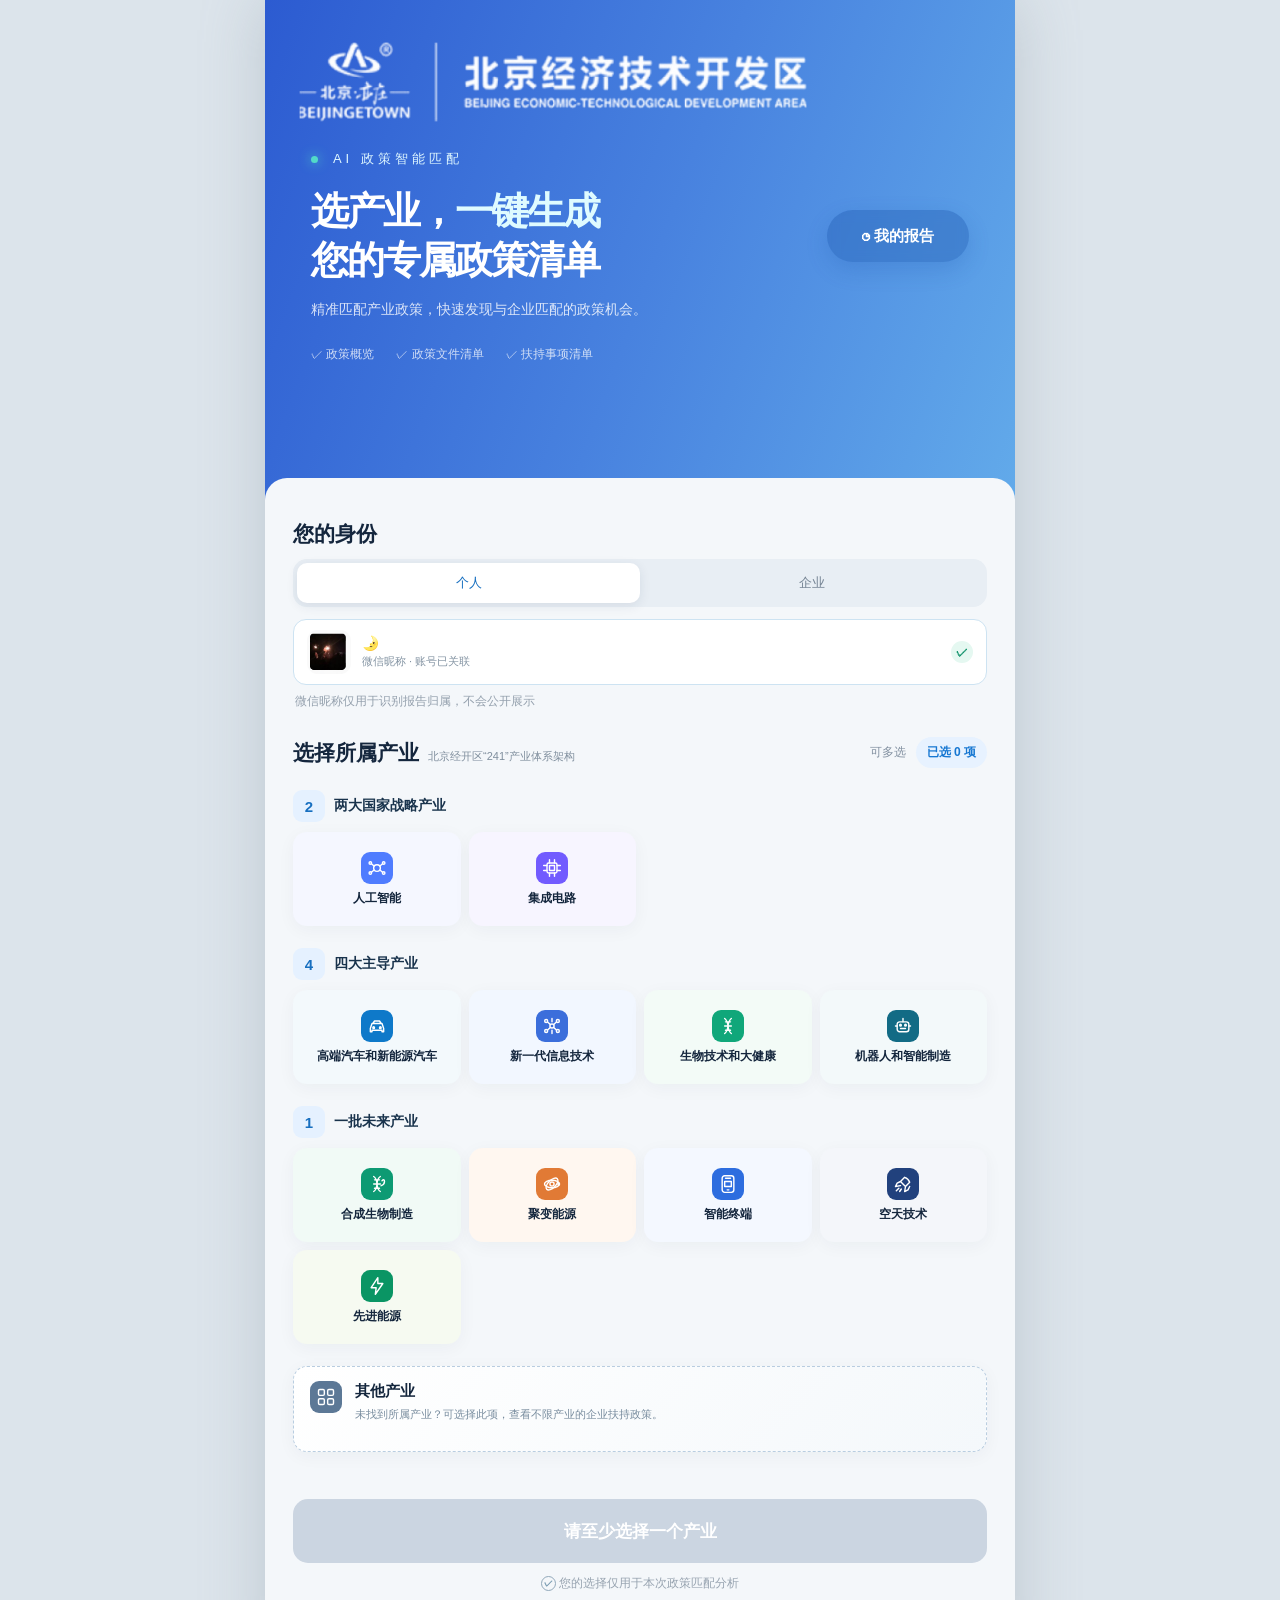
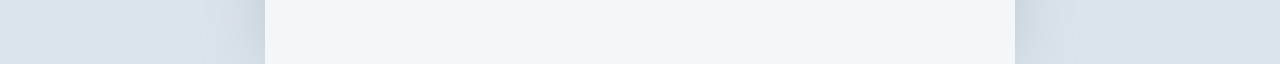
<file: index.html>
<!doctype html>
<html lang="zh-CN">
<head>
  <meta charset="UTF-8" />
  <meta name="viewport" content="width=device-width, initial-scale=1, viewport-fit=cover" />
  <title>政策智配 · 企业政策服务</title>
  <link rel="stylesheet" href="./styles.css?v=20260810" />
  <link rel="stylesheet" href="./overrides.css?v=20260923-other-industry-v21" />
  <link rel="stylesheet" href="./inline-generation.css?v=20260818-move-progress-copy" />
  <link rel="stylesheet" href="./reports-status.css?v=20260810" />
  <link rel="stylesheet" href="./long-report.css?v=20260901-download-formats" />
</head>
<body>
  <main class="phone" id="app">
    <section id="home" class="screen active">
      <header class="hero">
        <nav><img class="gov-brand-image" src="./assets/brand/beijing-etown-lockup.png" alt="北京经济技术开发区 · 北京亦庄"></nav>
        <div class="orb"></div>
        <div class="hero-copy">
          <div class="eyebrow"><i></i> AI 政策智能匹配</div>
          <div class="hero-title-row"><h1>选产业，<em>一键生成</em><br>您的专属政策清单</h1><button class="nav-link report-entry" id="myReports">◷ 我的报告</button></div>
          <p>精准匹配产业政策，快速发现与企业匹配的政策机会。</p>
          <div class="trust"><span>✓ 政策概览</span><span>✓ 政策文件清单</span><span>✓ 扶持事项清单</span></div>
        </div>
      </header>
      <div class="content" id="homeContent">
        <div id="industrySelect">
          <div class="identity-section">
            <label>您的身份</label>
            <div class="identity-switch" role="tablist" aria-label="选择您的身份"><button class="active" data-subject="personal" role="tab">个人</button><button data-subject="enterprise" role="tab">企业</button></div>
            <div class="identity-panel" id="personalIdentity">
              <div class="wechat-account is-hidden" id="wechatAccount"><img class="wechat-avatar-image" src="./assets/wechat-avatar.png?v=20260817" alt="微信头像" /><div><b id="wechatNickname">🌛</b><small>微信昵称 · 账号已关联</small></div><i>✓</i></div>
              <button class="wechat-authorize" id="authorizeWechat">重新获取微信信息</button>
              <p>微信昵称仅用于识别报告归属，不会公开展示</p>
            </div>
            <div class="identity-panel is-hidden" id="enterpriseIdentity">
              <div class="enterprise-search" id="enterpriseSearchWrap"><span>⌕</span><input id="enterpriseSearch" maxlength="40" placeholder="输入企业名称" autocomplete="off" /><i class="enterprise-selected-mark">✓</i></div>
              <div class="enterprise-results is-hidden" id="enterpriseResults"></div>
            </div>
          </div>
          <div class="section-title"><div class="industry-heading"><span>选择所属产业</span><small class="industry-system-desc">北京经开区“241”产业体系架构</small></div><div class="selection-meta"><em>可多选</em><b id="count">已选 0 项</b></div></div>
          <div class="industries" id="industries"></div>
          <button class="generate" id="generate" disabled>请至少选择一个产业</button>
          <p class="privacy"><span class="privacy-shield">✓</span> 您的选择仅用于本次政策匹配分析</p>
        </div>
        <div class="inline-generating" id="inlineGenerating">
          <button class="inline-back" id="cancelGeneration">‹ 返回</button>
          <div class="loader"><div class="orbit-ring outer"><i></i><i></i></div><div class="orbit-ring inner"></div><div class="loader-core">AI</div><div class="scan"></div></div>
          <h2 id="inlineTitle">正在为您生成<br>专属政策清单…</h2>
          <p id="inlineSub"></p>
          <div class="selected-tags" id="selectedTags"></div>
          <div class="progress-card"><div class="progress-label"><span id="progressText">报告生成预计需要 1 分钟，您可先退出，稍后前往「我的报告」查看生成结果。</span><b id="percent">8%</b></div><div class="track"><i id="progress"></i></div></div>
          <button class="view-generated" id="viewGenerated">查看政策清单 →</button>
        </div>
      </div>
    </section>

    <section id="reports" class="screen reports-screen">
      <nav class="light-nav"><button id="reportsBack">‹</button><b>我的政策报告</b><span id="reportCount">0 份</span></nav>
      <div class="reports-intro"><small>POLICY ARCHIVE</small><h2>企业政策资产库</h2><p>您生成的专属政策清单与分析报告</p></div>
      <div class="history-list" id="historyList"></div>
      <div class="empty-history" id="emptyHistory"><div>政</div><h3>还没有政策报告</h3><p>选择企业所属产业，生成第一份专属政策清单</p><button id="emptyCreate">立即生成</button></div>
      <button class="new-report" id="newReport">＋ 新建报告</button>
    </section>

    <section id="detail" class="screen detail-screen">
      <nav class="long-report-nav"><button id="backHome">‹</button><div><b id="longReportTitle">政策清单</b><small>HTML 报告 · 上下滑动查看</small></div><button id="download">下载</button></nav>
      <div class="long-report-wrap" id="longReportWrap">
        <div class="report-html-loading" id="reportHtmlLoading"><span></span><b>正在加载 HTML 报告…</b></div>
        <iframe id="longReportFrame" class="report-html-frame" title="政策清单 HTML 报告" src="./long.html?v=20260923-platforms-grid-v20"></iframe>
      </div>
    </section>
  </main>
  <div class="download-sheet" id="downloadSheet" aria-hidden="true">
    <button class="download-sheet-backdrop" id="downloadBackdrop" aria-label="关闭下载选项"></button>
    <section class="download-sheet-panel" role="dialog" aria-modal="true" aria-labelledby="downloadSheetTitle">
      <div class="download-sheet-handle"></div>
      <h3 id="downloadSheetTitle">选择下载格式</h3>
      <p>下载文件将根据当前 HTML 报告实时生成，较长报告可能需要 1–2 分钟</p>
      <button class="download-option" data-download-format="image"><span class="download-option-icon">▧</span><span><b>下载长图</b><small>将 HTML 报告生成 PNG 图片</small></span><i>›</i></button>
      <button class="download-option" data-download-format="pdf"><span class="download-option-icon pdf">PDF</span><span><b>下载 PDF</b><small>按 34 个逻辑页面转换，事项卡片不跨页</small></span><i>›</i></button>
      <button class="download-cancel" id="cancelDownload">取消</button>
    </section>
  </div>
  <div class="export-status" id="exportStatus" aria-hidden="true">
    <div class="export-status-card"><span class="export-spinner"></span><b id="exportStatusTitle">正在生成文件…</b><small id="exportStatusDetail">正在准备 HTML 报告</small></div>
  </div>
  <script src="./vendor/html2canvas.min.js?v=1.4.1"></script>
  <script src="./vendor/jspdf.umd.min.js?v=4.2.1"></script>
  <script src="./report-export.js?v=20260915-trim-bottom-v7"></script>
  <script src="./app.js?v=20260923-platforms-grid-v23"></script>
</body>
</html>
</file>
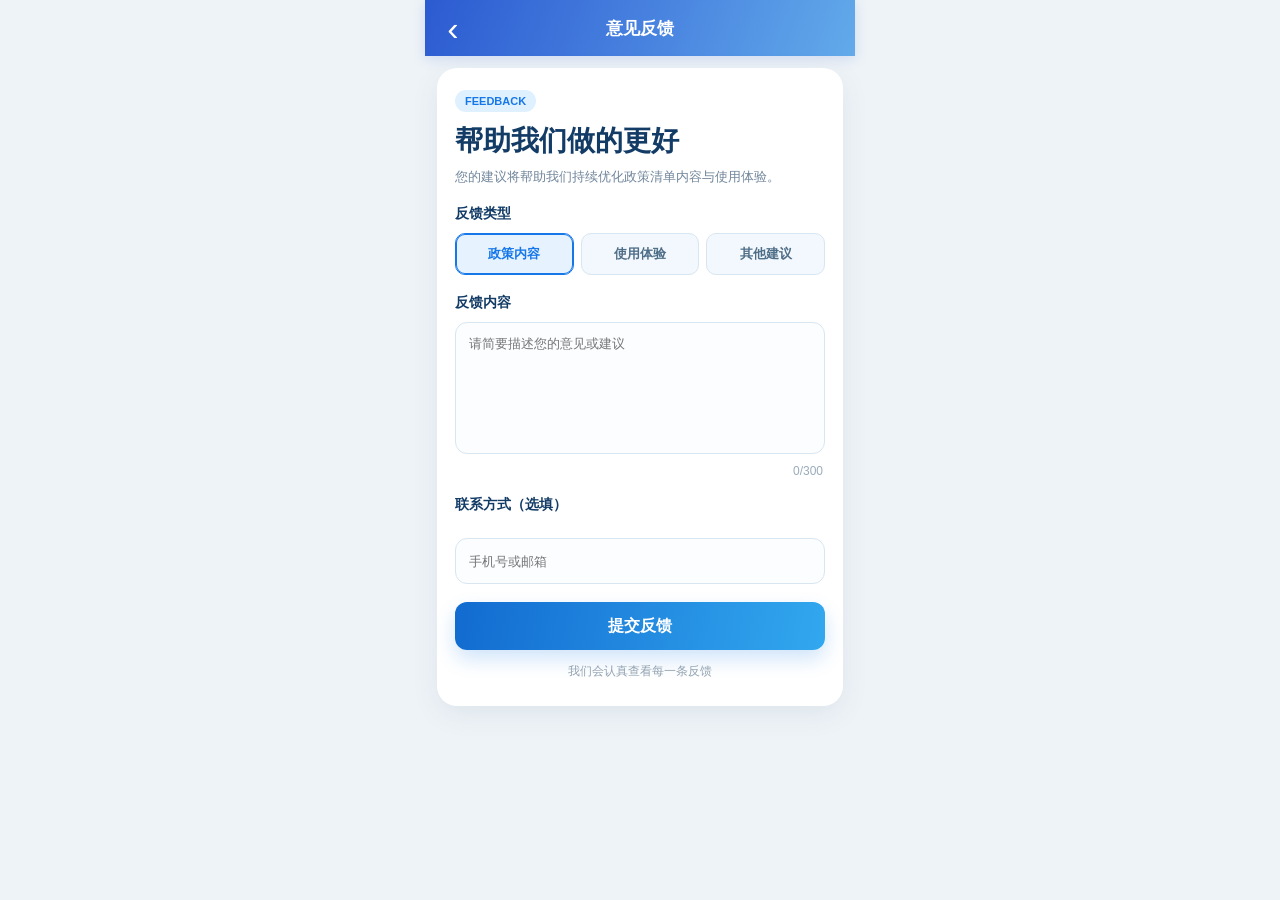
<file: feedback.html>
<!doctype html>
<html lang="zh-CN">
<head>
  <meta charset="utf-8">
  <meta name="viewport" content="width=device-width,initial-scale=1,viewport-fit=cover">
  <title>意见反馈 · 政策清单</title>
  <style>
    :root{--blue:#1677e8;--navy:#123b66;--muted:#71869b;--line:#d8e6f1;--soft:#f2f8fd;--green:#15a77a}
    *{box-sizing:border-box}
    html{background:#eef3f7}
    body{margin:0;min-height:100vh;min-height:100dvh;background:#eef3f7;color:var(--navy);font-family:"PingFang SC","Microsoft YaHei",sans-serif;-webkit-text-size-adjust:100%}
    button,textarea,input{-webkit-tap-highlight-color:transparent}
    .topbar{width:min(100%,430px);height:calc(56px + env(safe-area-inset-top));margin:0 auto;padding-top:env(safe-area-inset-top);display:grid;grid-template-columns:48px 1fr 48px;align-items:center;background:linear-gradient(110deg,#2c5bd1 0%,#4882df 52%,#62aaea 100%);color:#fff;box-shadow:0 3px 12px rgba(44,91,209,.16)}
    .topbar h1{margin:0;text-align:center;color:#fff;font-size:17px;line-height:1;font-weight:800}
    .back{display:grid;place-items:center;width:44px;height:44px;margin-left:6px;border:0;background:transparent;color:#fff;font-size:34px;font-family:Arial,sans-serif;font-weight:300;line-height:1;cursor:pointer}
    .page{width:calc(100% - 24px);max-width:406px;min-height:calc(100vh - 70px);min-height:calc(100dvh - 70px);margin:12px auto 0;padding:22px 18px calc(26px + env(safe-area-inset-bottom));border-radius:20px 20px 0 0;background:#fff;box-shadow:0 8px 28px rgba(35,75,108,.08)}
    .intro{margin-bottom:18px}
    .intro span{display:inline-block;padding:5px 10px;border-radius:999px;background:#dff0ff;color:var(--blue);font-size:11px;font-weight:800}
    h1{margin:12px 0 8px;font-size:28px;line-height:1.2}
    .intro p{margin:0;color:var(--muted);font-size:13px;line-height:1.65}
    form,.success{padding:0;border:0;border-radius:0;background:#fff;box-shadow:none}
    label{display:block;margin:0 0 10px;font-size:14px;font-weight:800}
    .types{display:grid;grid-template-columns:repeat(3,minmax(0,1fr));gap:7px;margin-bottom:19px}
    .type{min-width:0;height:42px;padding:0 4px;border:1px solid var(--line);border-radius:10px;background:var(--soft);color:#4e6d87;font-size:13px;font-weight:700;white-space:nowrap;cursor:pointer}
    .type.active{border-color:var(--blue);background:#e7f2ff;color:var(--blue);box-shadow:inset 0 0 0 1px var(--blue)}
    textarea,input{width:100%;border:1px solid var(--line);border-radius:12px;background:#fbfdff;color:var(--navy);font:14px/1.65 inherit;outline:none}
    textarea{min-height:132px;padding:12px 13px;resize:none}
    input{height:46px;margin-top:14px;padding:0 13px}
    textarea:focus,input:focus{border-color:#68aaf0;box-shadow:0 0 0 3px rgba(22,119,232,.1)}
    .count{margin:6px 2px 18px;text-align:right;color:#9aabba;font-size:12px}
    .submit{width:100%;height:48px;margin-top:18px;border:0;border-radius:12px;background:linear-gradient(100deg,#126bd0,#32a8ef);color:#fff;font-size:16px;font-weight:800;cursor:pointer;box-shadow:0 9px 20px rgba(22,119,232,.2)}
    .note{margin:13px 0 0;text-align:center;color:#93a3b1;font-size:12px}
    .success{display:none;text-align:center;padding:42px 24px}
    .success.active{display:block}.success i{display:grid;place-items:center;width:58px;height:58px;margin:0 auto 16px;border-radius:50%;background:#e3f8f1;color:var(--green);font-size:28px;font-style:normal;font-weight:900}
    .success h2{margin:0 0 8px}.success p{margin:0;color:var(--muted);line-height:1.7}.success button{margin-top:22px;border:0;background:transparent;color:var(--blue);font-size:14px;font-weight:800;cursor:pointer}
    @media(min-width:600px){body{padding-bottom:32px}.page{min-height:auto;margin-top:12px;border-radius:20px}}
    @media(max-width:360px){.page{width:calc(100% - 16px);padding-left:14px;padding-right:14px}.type{font-size:12px}}
  </style>
</head>
<body>
  <header class="topbar">
    <button class="back" type="button" id="backButton" aria-label="返回">‹</button>
    <h1>意见反馈</h1>
    <span></span>
  </header>
  <main class="page">
    <section class="intro">
      <span>FEEDBACK</span>
      <h1>帮助我们做的更好</h1>
      <p>您的建议将帮助我们持续优化政策清单内容与使用体验。</p>
    </section>
    <form id="feedbackForm">
      <label>反馈类型</label>
      <div class="types" role="group" aria-label="反馈类型">
        <button class="type active" type="button" data-type="政策内容">政策内容</button>
        <button class="type" type="button" data-type="使用体验">使用体验</button>
        <button class="type" type="button" data-type="其他建议">其他建议</button>
      </div>
      <label for="content">反馈内容</label>
      <textarea id="content" maxlength="300" required placeholder="请简要描述您的意见或建议"></textarea>
      <div class="count"><span id="count">0</span>/300</div>
      <label for="contact">联系方式（选填）</label>
      <input id="contact" maxlength="60" placeholder="手机号或邮箱">
      <button class="submit" type="submit">提交反馈</button>
      <p class="note">我们会认真查看每一条反馈</p>
    </form>
    <section class="success" id="success" aria-live="polite">
      <i>✓</i><h2>感谢您的反馈</h2><p>您的意见已提交，我们会持续改进政策服务体验。</p>
      <button type="button" id="again">继续反馈</button>
    </section>
  </main>
  <script>
    const form=document.getElementById('feedbackForm');
    const content=document.getElementById('content');
    const count=document.getElementById('count');
    const success=document.getElementById('success');
    document.getElementById('backButton').addEventListener('click',()=>{if(history.length>1){history.back()}else{location.href='./'}});
    let type='政策内容';
    document.querySelectorAll('.type').forEach(button=>button.addEventListener('click',()=>{document.querySelectorAll('.type').forEach(item=>item.classList.remove('active'));button.classList.add('active');type=button.dataset.type}));
    content.addEventListener('input',()=>count.textContent=content.value.length);
    form.addEventListener('submit',event=>{event.preventDefault();const records=JSON.parse(localStorage.getItem('policyFeedback')||'[]');records.unshift({type,content:content.value.trim(),contact:document.getElementById('contact').value.trim(),createdAt:new Date().toISOString()});localStorage.setItem('policyFeedback',JSON.stringify(records.slice(0,50)));form.style.display='none';success.classList.add('active');scrollTo(0,0)});
    document.getElementById('again').addEventListener('click',()=>{form.reset();content.value='';count.textContent='0';success.classList.remove('active');form.style.display='block'});
  </script>
</body>
</html>
</file>
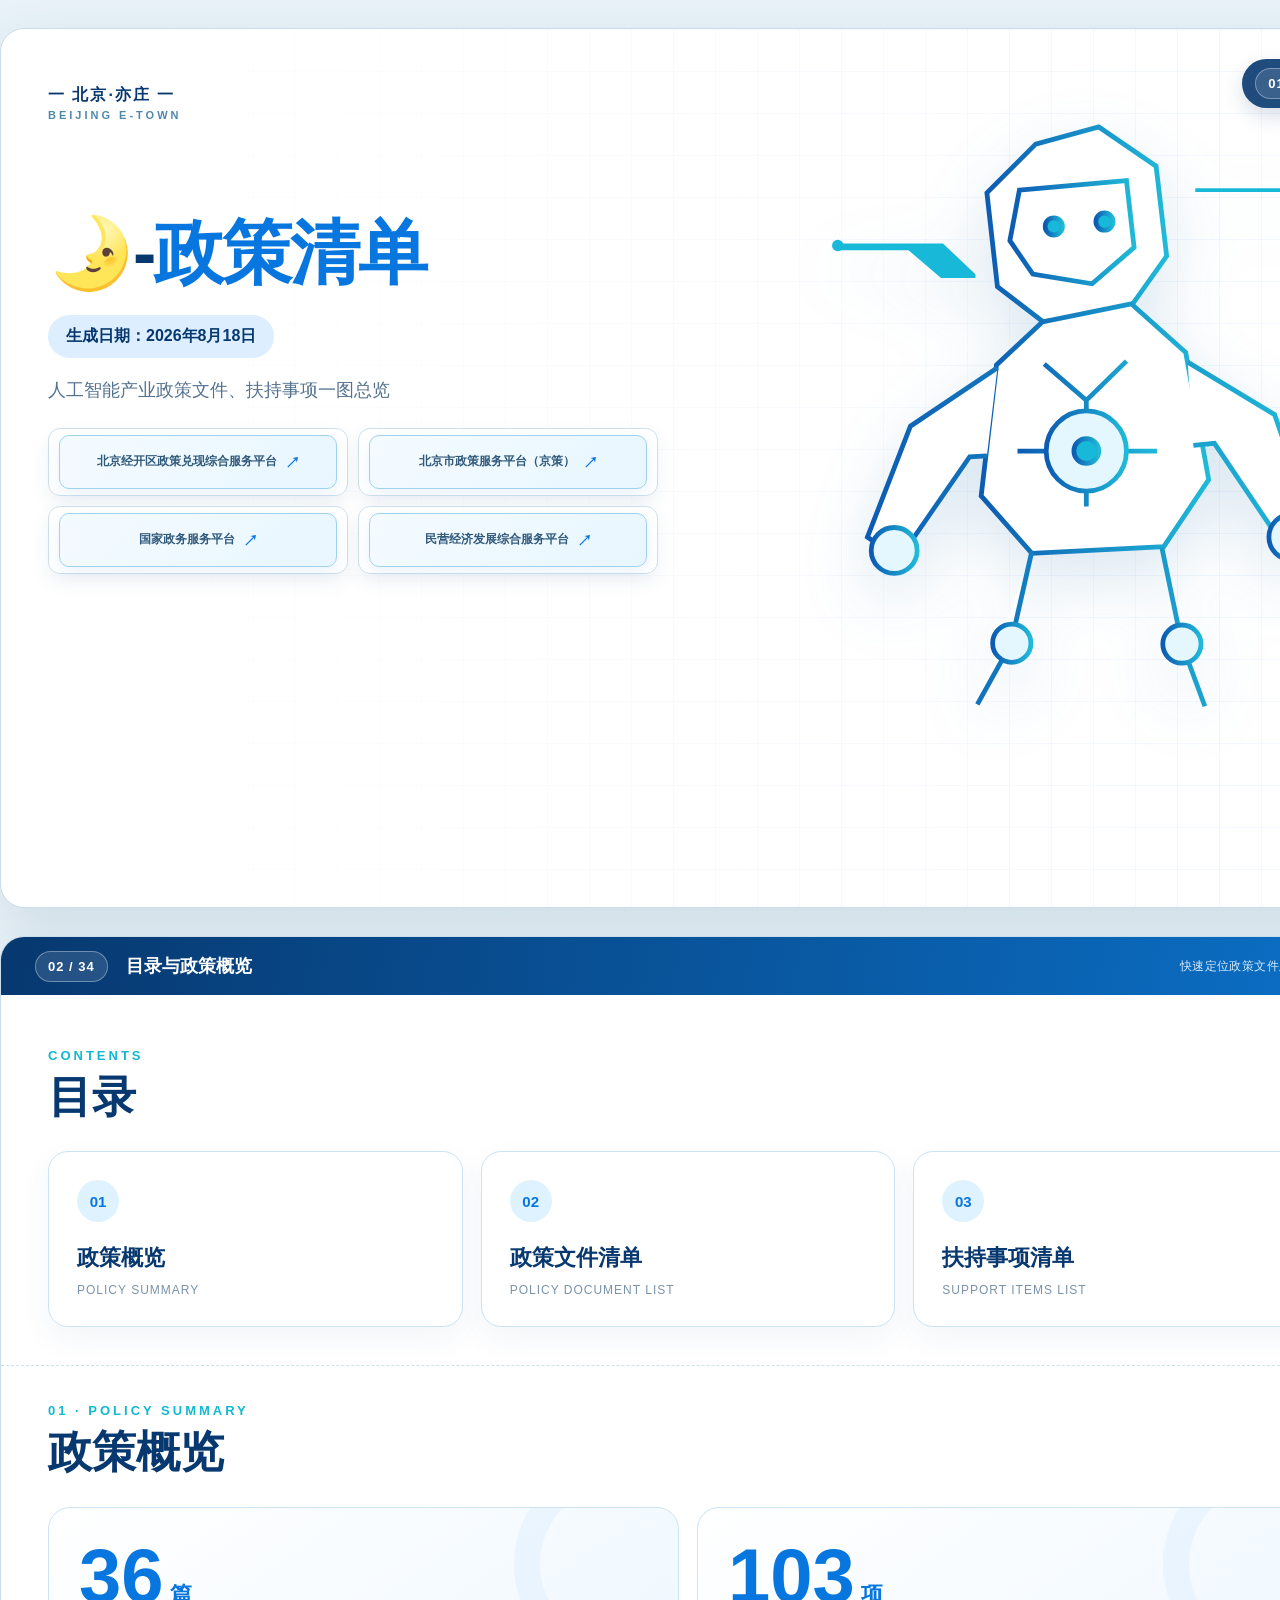
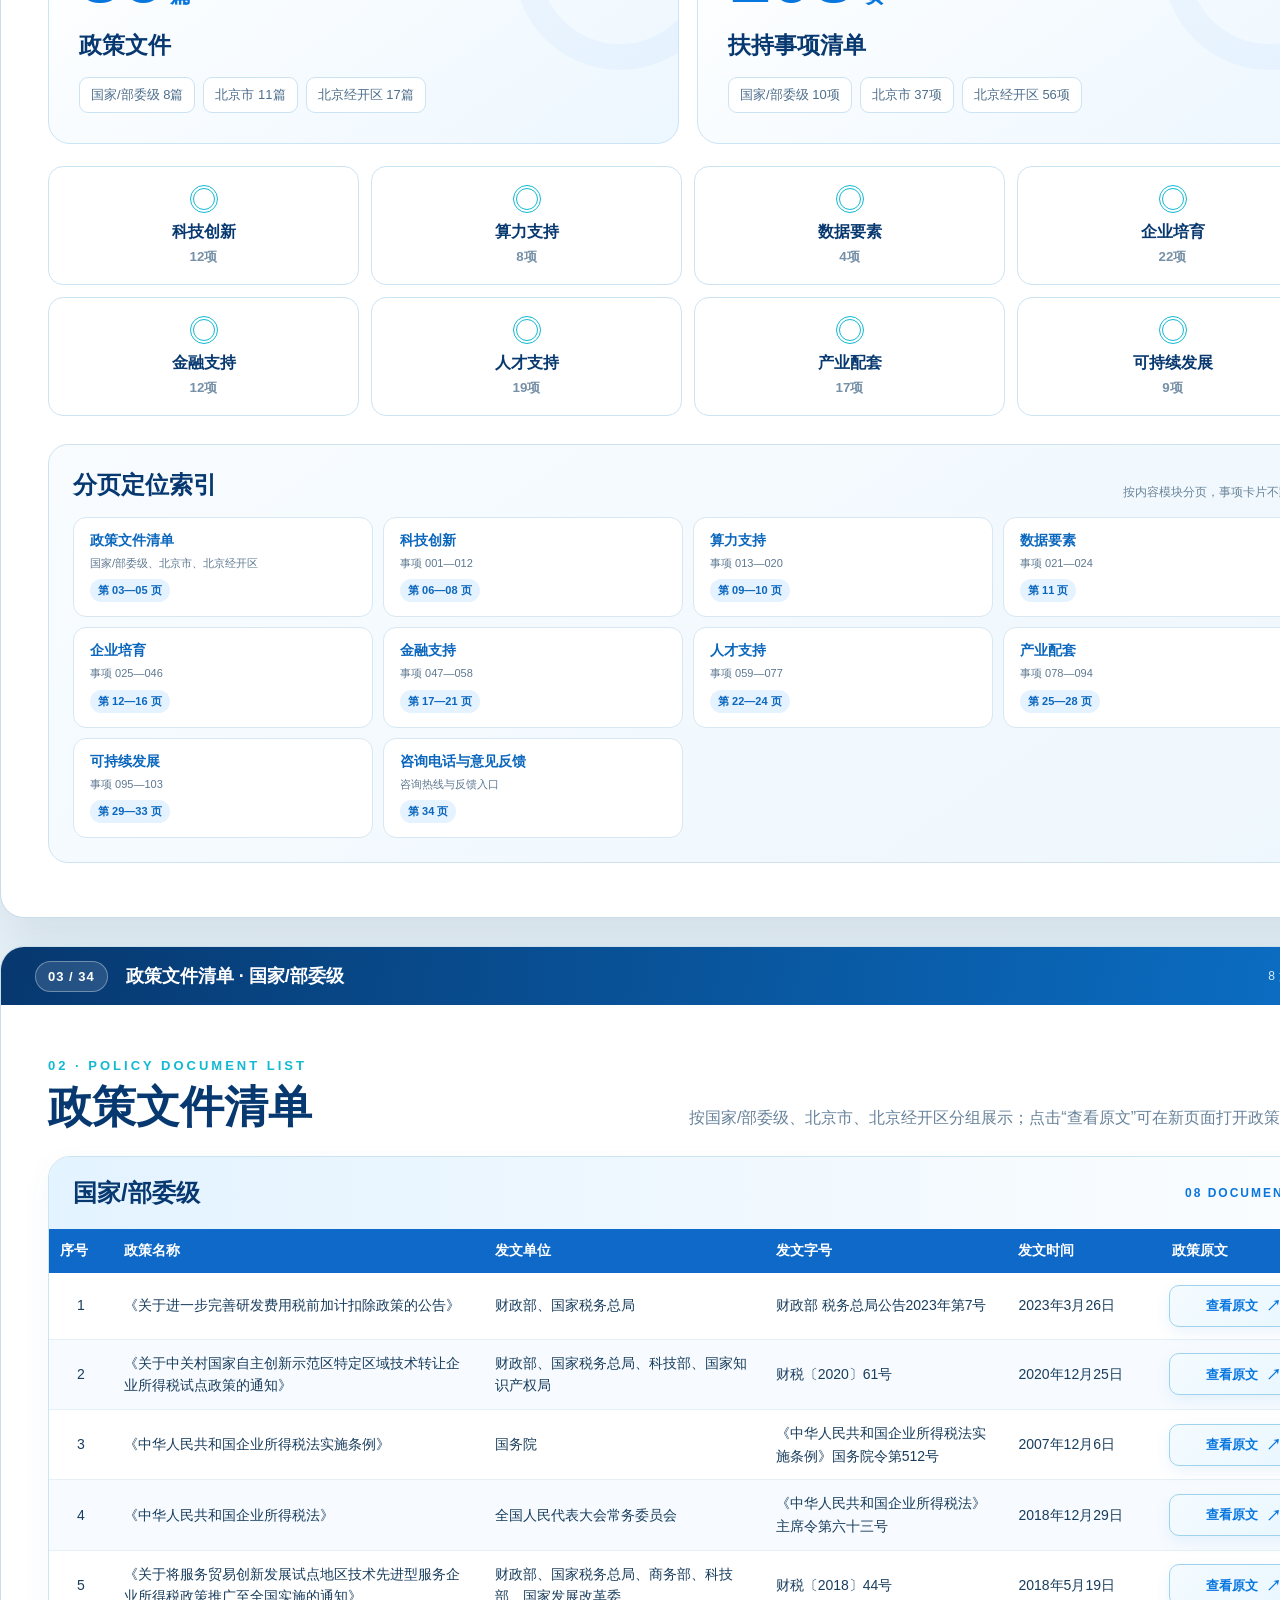
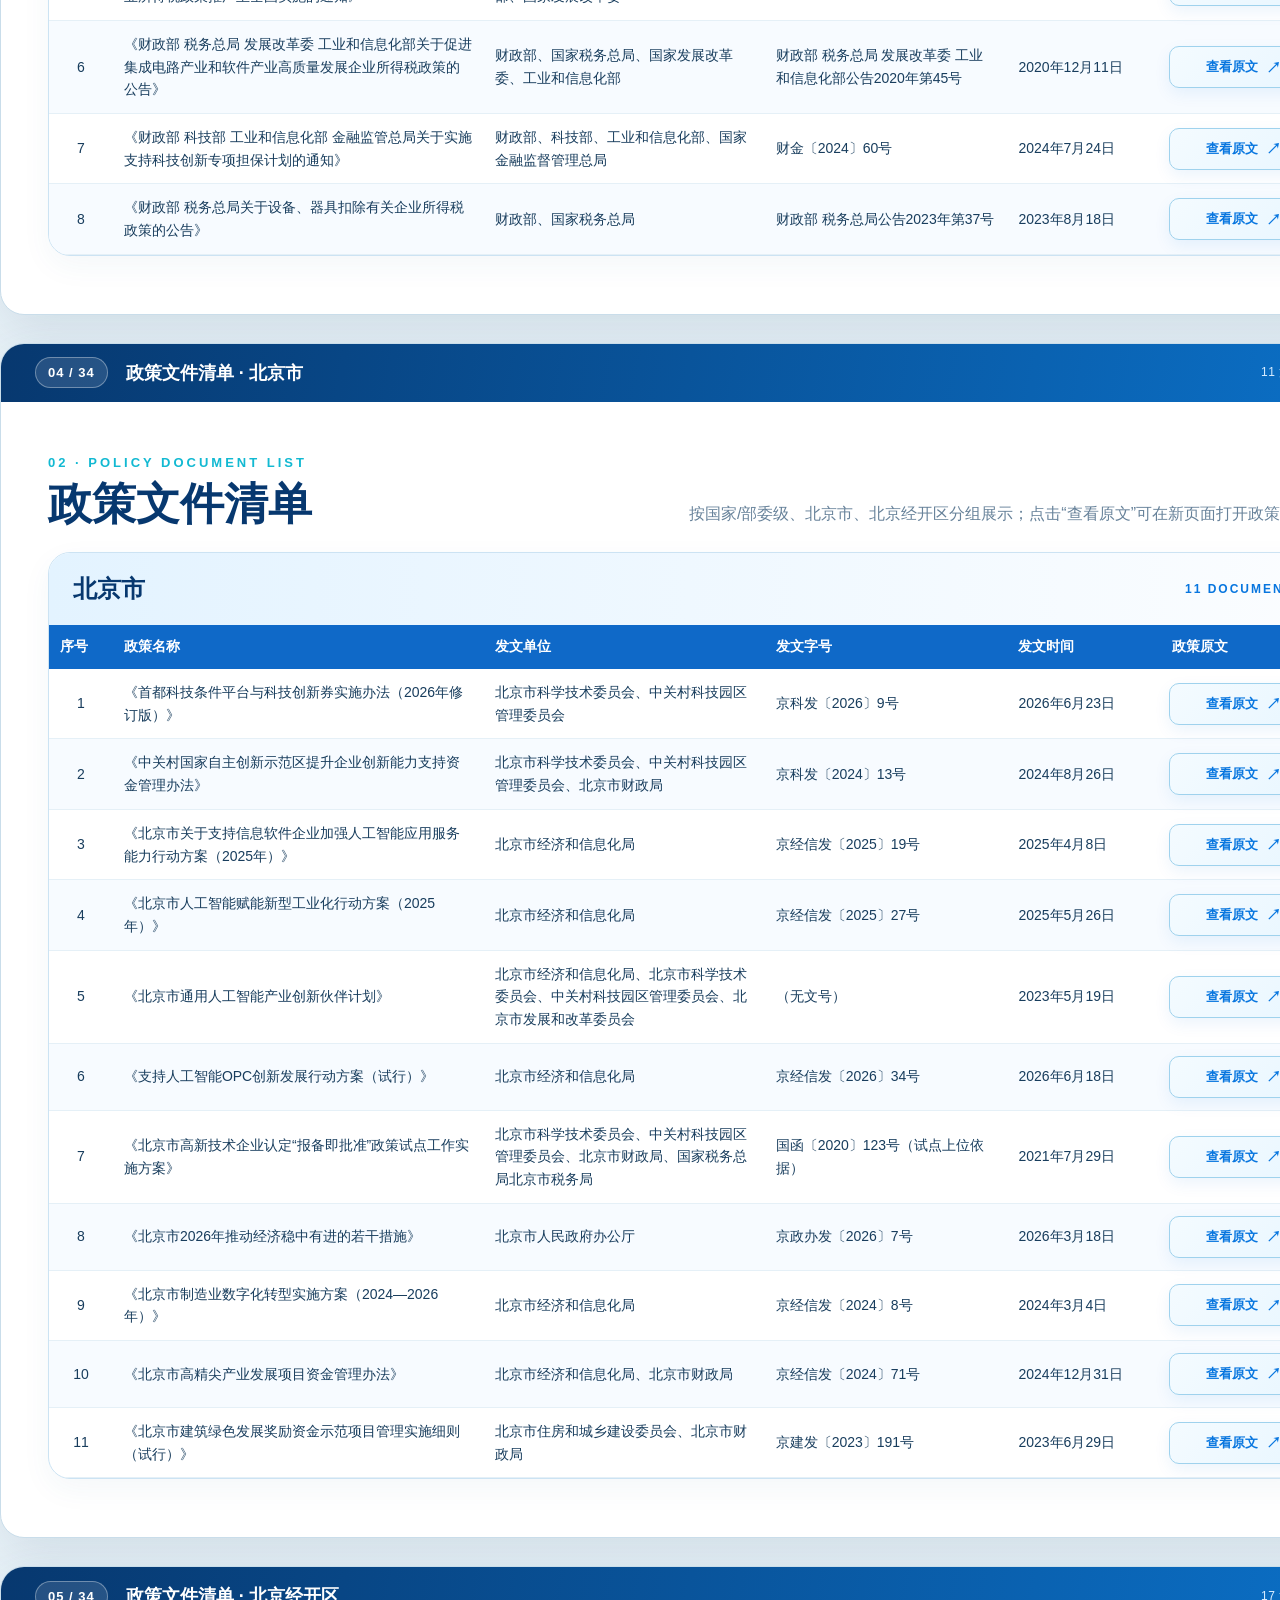
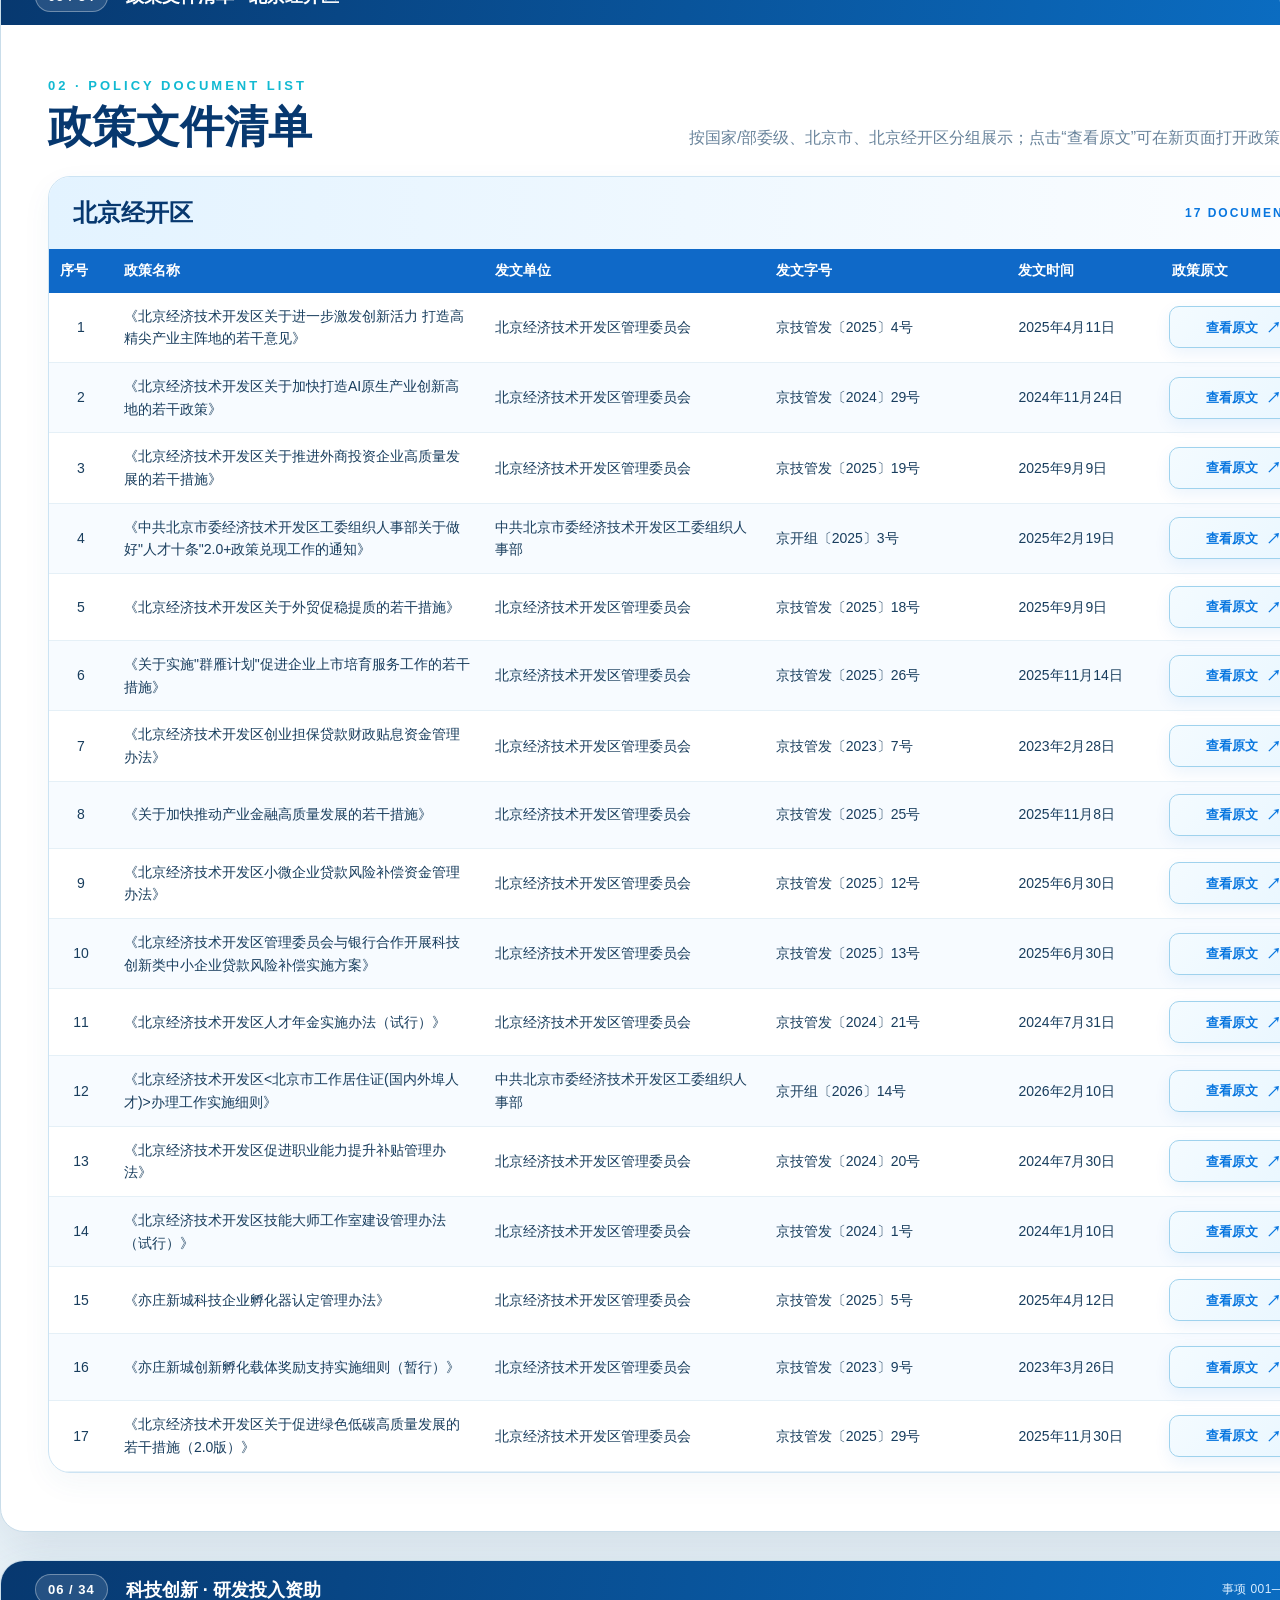
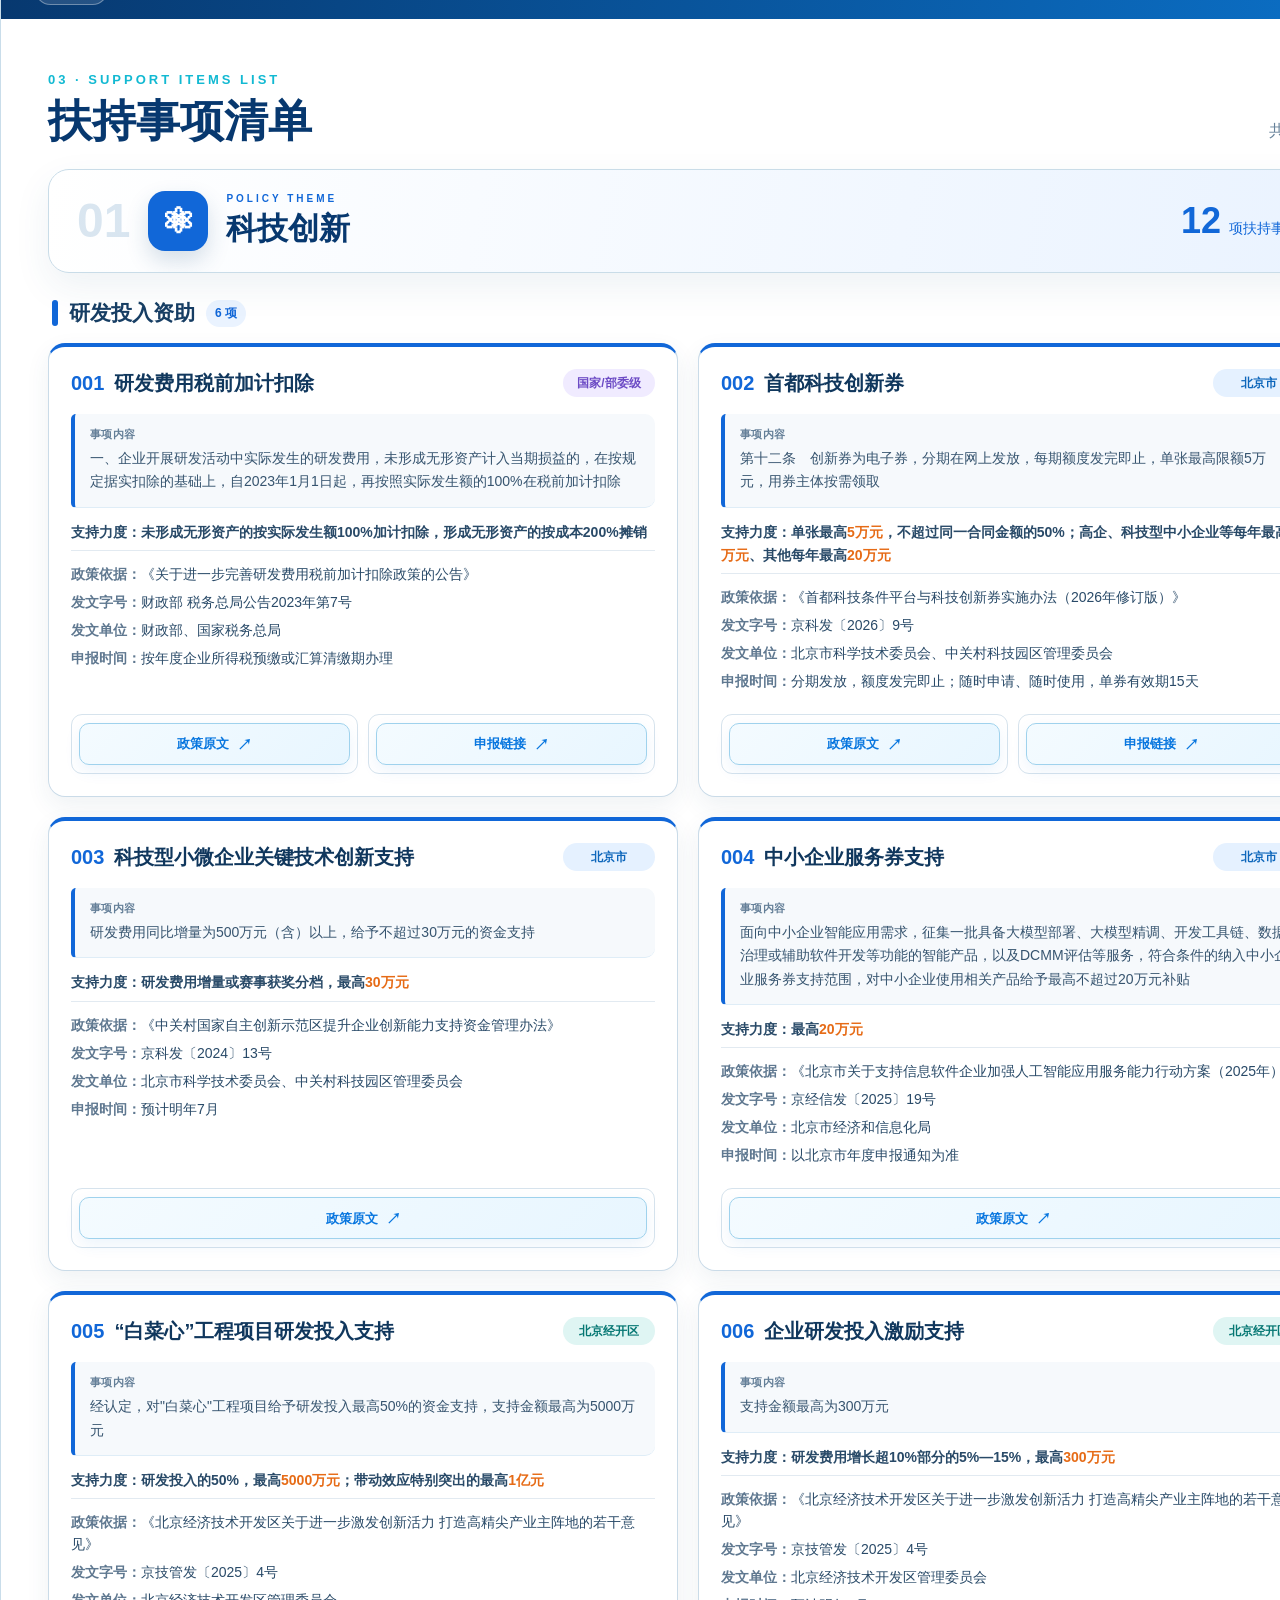
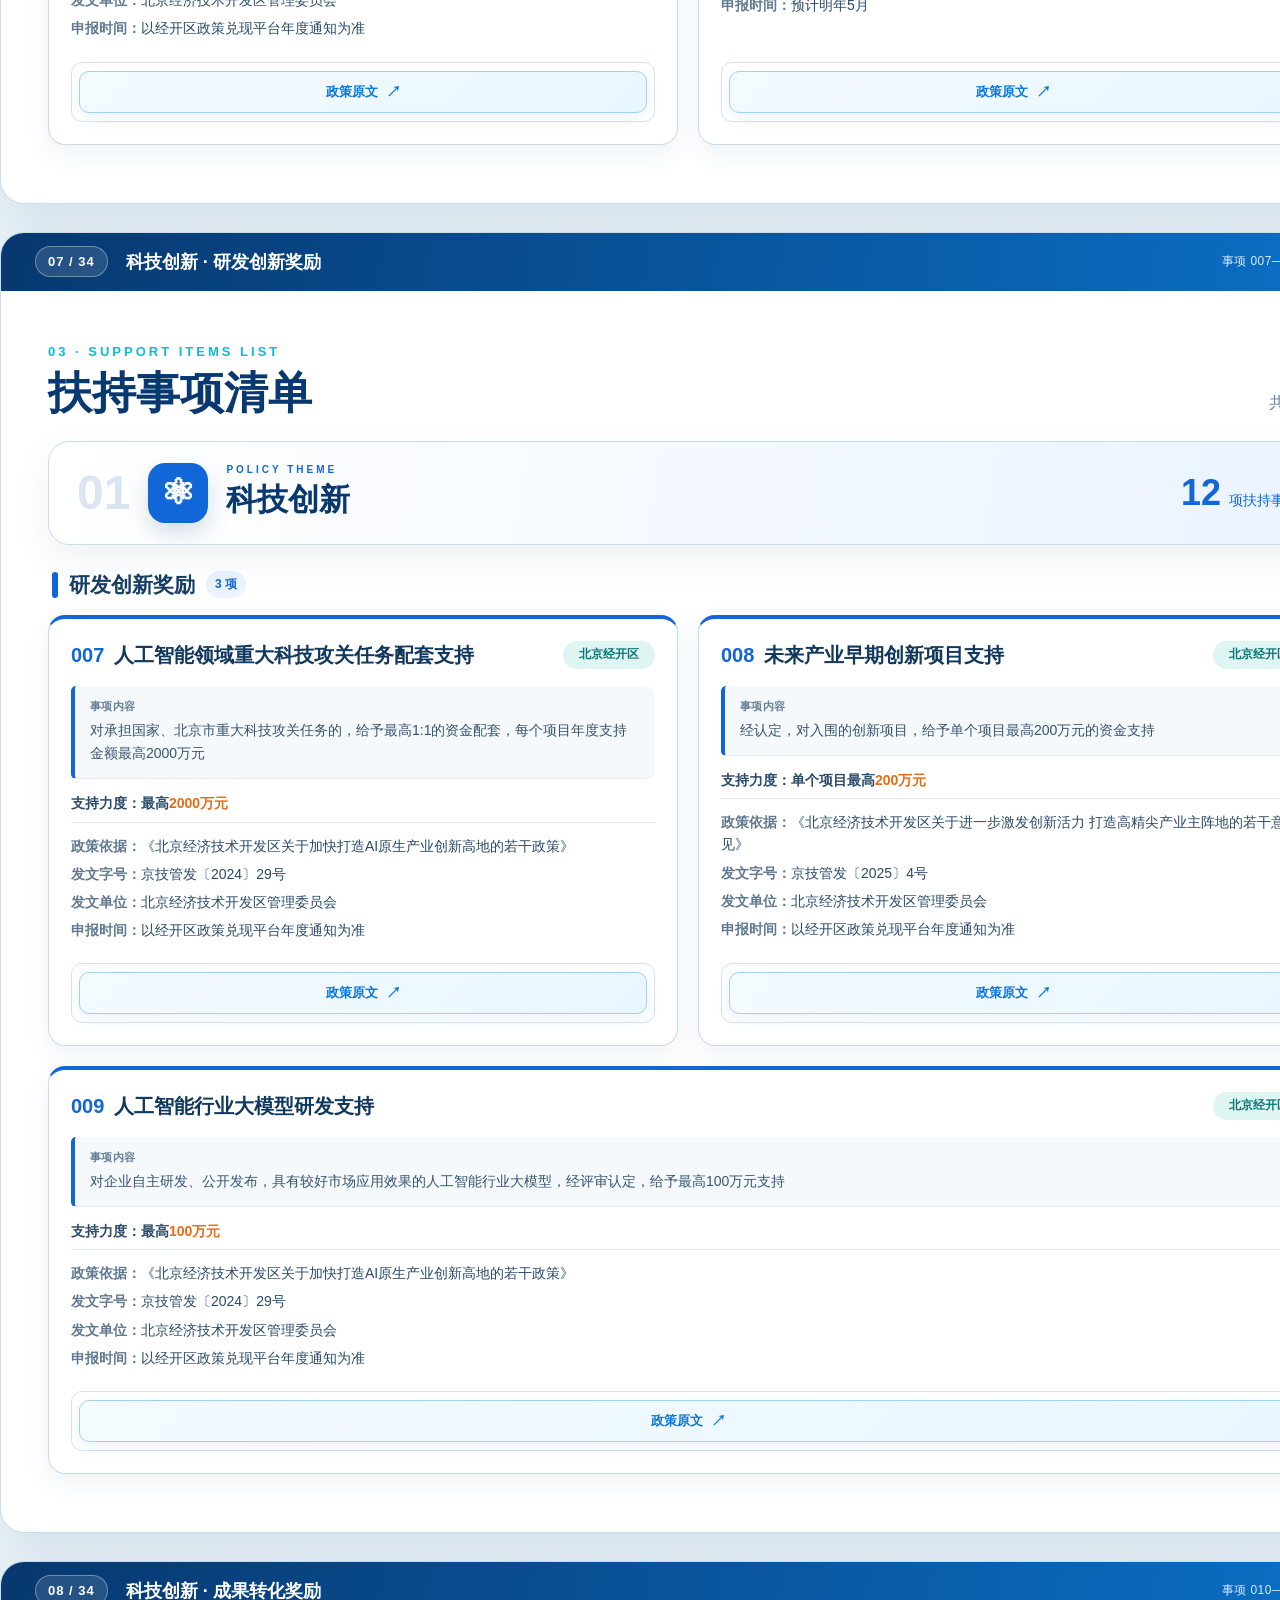
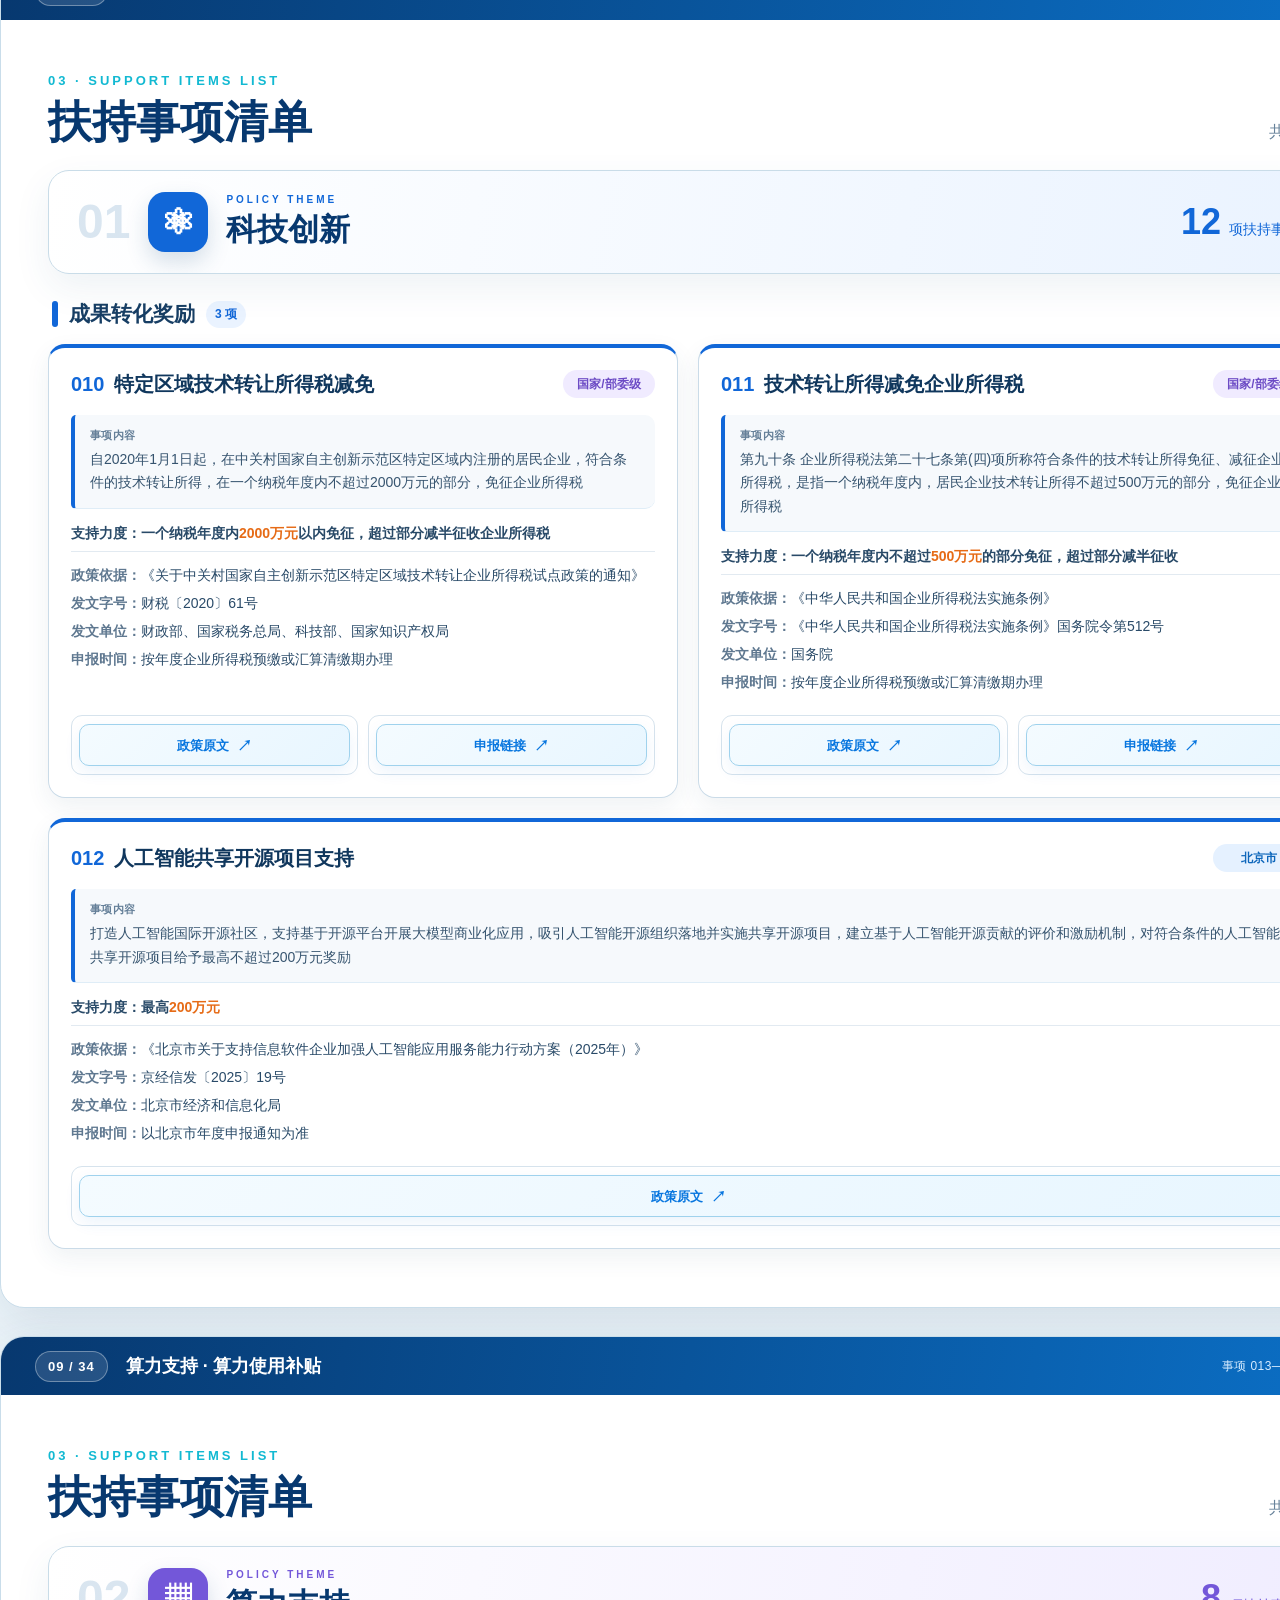
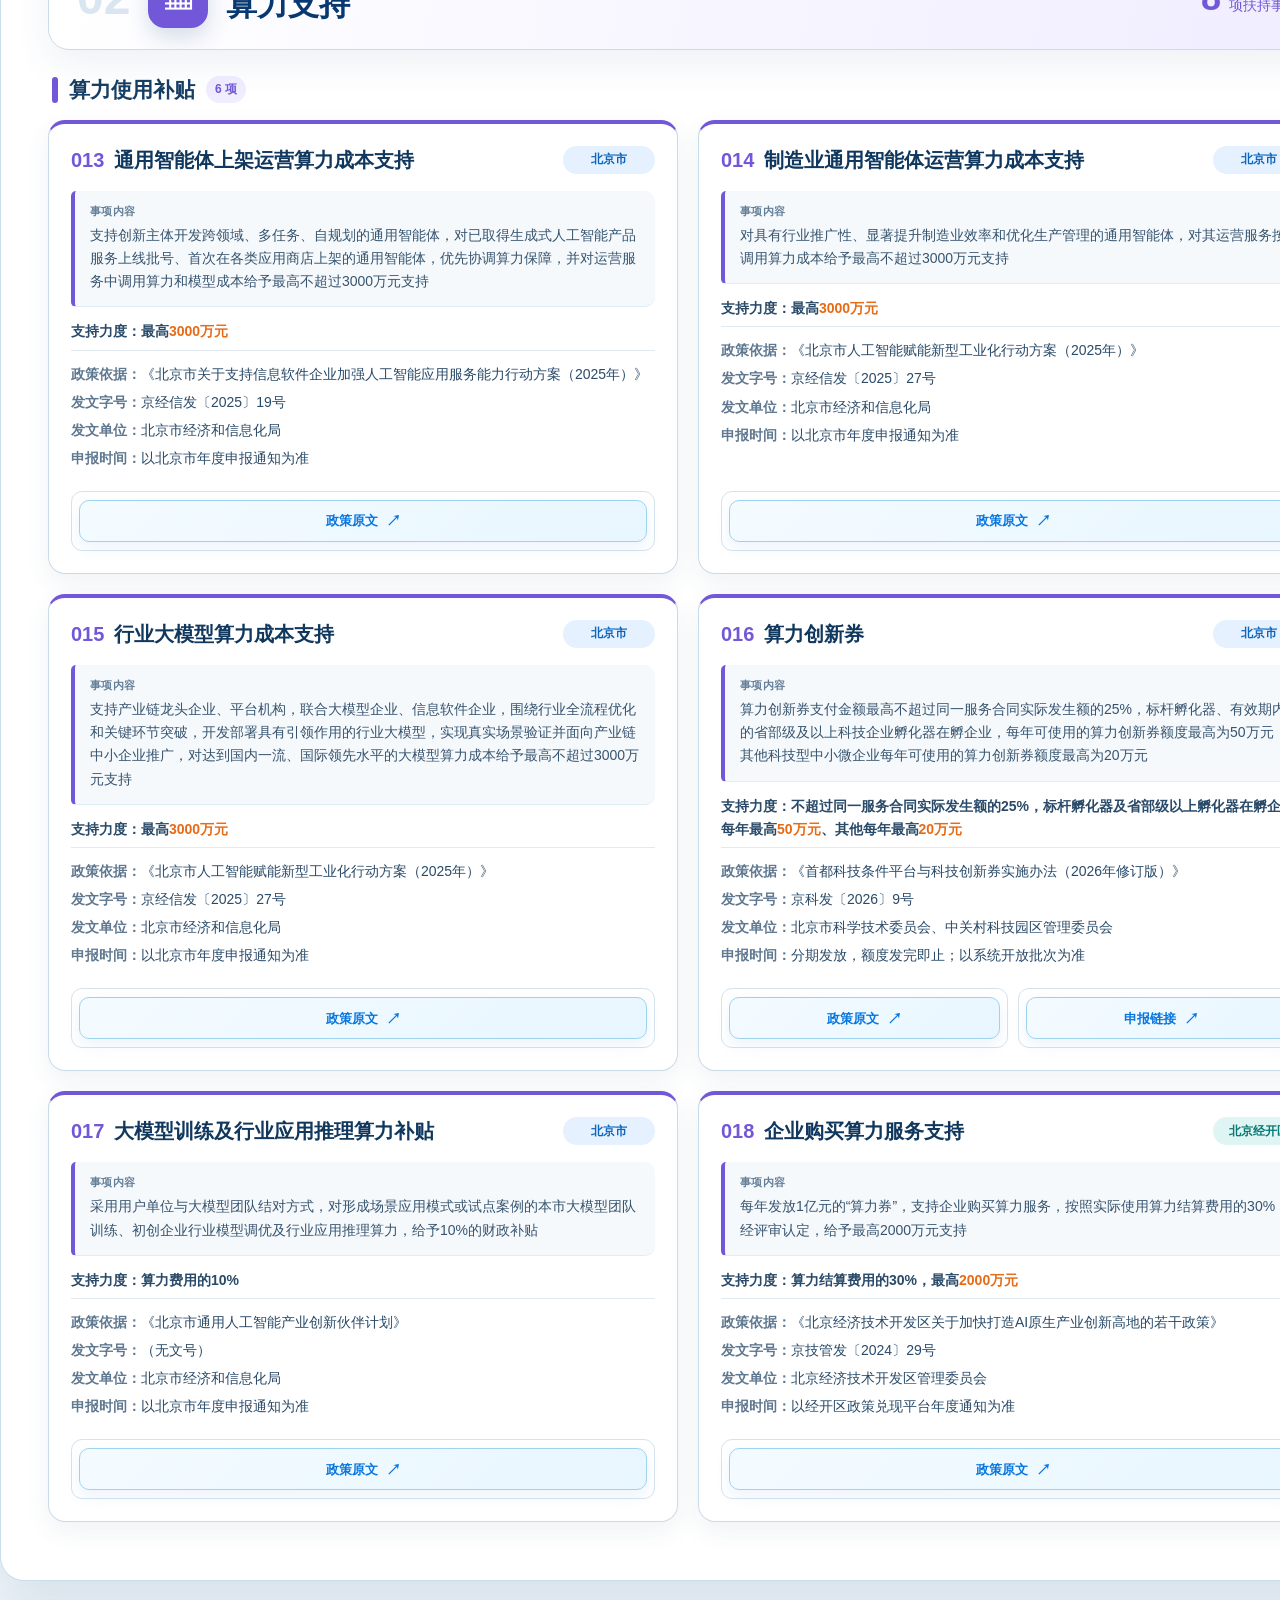
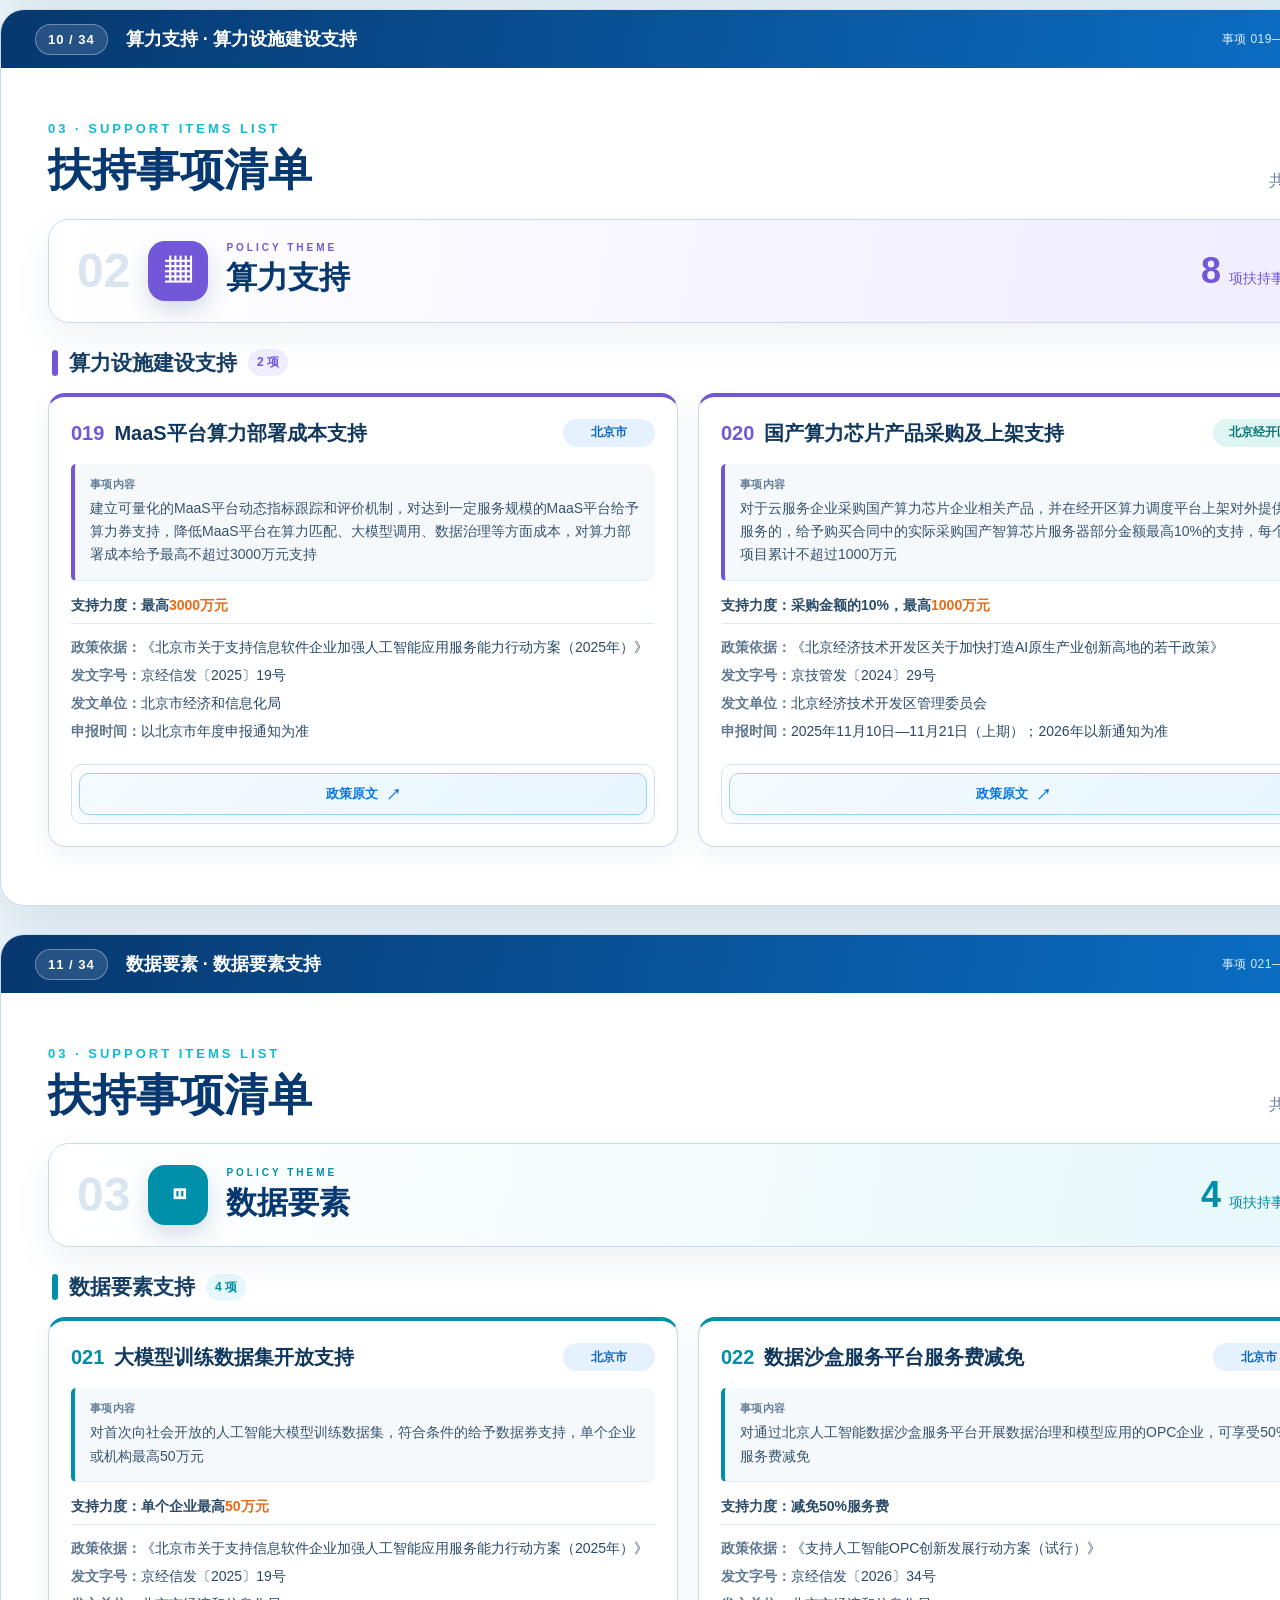
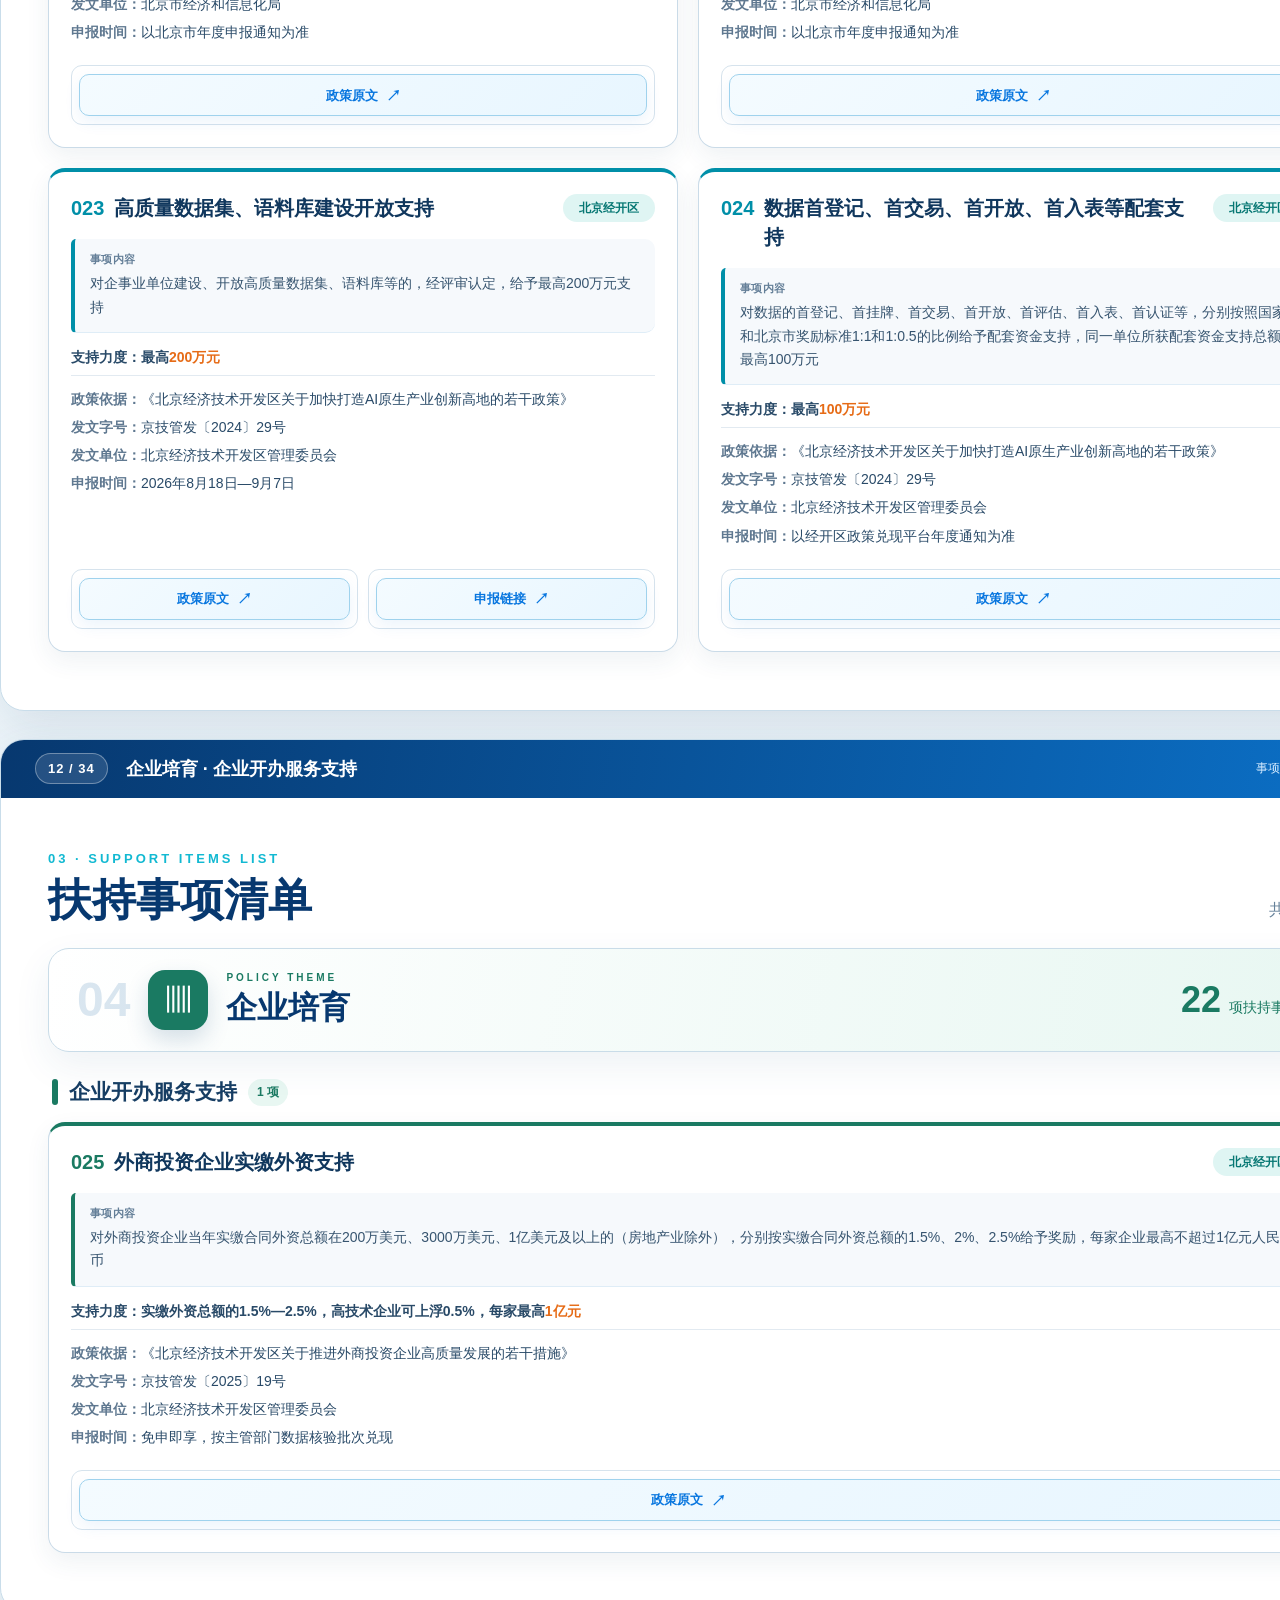
<file: long.html>
<!doctype html>
<html lang="zh-CN"><head><meta charset="utf-8"><meta name="viewport" content="width=device-width,initial-scale=1">
<title>🌛-政策清单 · 逻辑分页版</title>
<style>
:root{--navy:#07386f;--blue:#0876df;--cyan:#12b9d2;--ice:#eef8ff;--line:#cce3f3;--ink:#193c5b;--muted:#67829a;--orange:#ff8d49;--green:#15a775;--purple:#635bdb;--white:#fff}
*{box-sizing:border-box}html{scroll-behavior:smooth}body{margin:0;background:#eaf2f8;color:var(--ink);font-family:"PingFang SC","Microsoft YaHei","Noto Sans CJK SC",sans-serif}.poster{width:1440px;max-width:100%;margin:auto;background:linear-gradient(180deg,#fbfdff,#f5fbff 40%,#fff);overflow:hidden}.wrap{width:1280px;max-width:calc(100% - 56px);margin:auto}.hero{height:750px;position:relative;padding:56px 0;background:radial-gradient(circle at 78% 22%,rgba(32,174,235,.22),transparent 29%),linear-gradient(135deg,#fff,#f4fbff 55%,#e8f6ff);border-bottom:1px solid var(--line);overflow:hidden}.hero:before{content:"";position:absolute;inset:0;background-image:linear-gradient(rgba(8,118,223,.055) 1px,transparent 1px),linear-gradient(90deg,rgba(8,118,223,.055) 1px,transparent 1px);background-size:42px 42px;mask-image:linear-gradient(90deg,transparent,#000)}.brand{position:relative;font-weight:800;color:var(--navy);letter-spacing:2px}.brand small{display:block;font:600 11px/1.7 Arial;color:#4f88ad;letter-spacing:3px}.hero h1{position:relative;font-size:70px;line-height:1.15;margin:116px 0 22px;max-width:820px;color:var(--navy);letter-spacing:-2px}.hero h1.enterprise-title{max-width:760px;letter-spacing:-1px}.hero h1.enterprise-title .cover-company-name{display:block;color:var(--navy);font-size:48px;line-height:1.25;overflow-wrap:anywhere}.hero h1.enterprise-title .cover-report-title{display:block;margin-top:8px;color:var(--blue);font-size:62px;line-height:1.05}.hero h1 span{color:var(--blue)}.date{position:relative;display:inline-flex;padding:11px 18px;border-radius:100px;background:#dceeff;color:var(--navy);font-weight:800}.hero-note{position:relative;margin-top:20px;color:#54728f;font-size:18px}.hero-robot{position:absolute;width:545px;height:650px;right:20px;top:54px;filter:drop-shadow(0 24px 34px rgba(27,104,165,.16))}
section{padding:70px 0;border-bottom:1px solid #dfedf7}.sec-head{display:flex;align-items:flex-end;justify-content:space-between;gap:42px;margin-bottom:30px}.sec-code{color:var(--cyan);font:800 13px/1 Arial;letter-spacing:3px;margin-bottom:11px}.sec-head h2{font-size:44px;line-height:1.1;color:var(--navy);margin:0}.sec-head p{max-width:650px;margin:0;color:var(--muted);line-height:1.75}.contents{display:grid;grid-template-columns:repeat(3,1fr);gap:18px}.content-card{background:#fff;border:1px solid var(--line);border-radius:20px;padding:28px;box-shadow:0 12px 30px rgba(29,93,142,.06);min-height:172px}.content-card b{display:grid;place-items:center;width:42px;height:42px;border-radius:50%;background:#def2ff;color:var(--blue);font:800 15px Arial}.content-card h3{font-size:22px;margin:21px 0 7px;color:var(--navy)}.content-card span{color:#7a93aa;font:12px Arial;letter-spacing:1px}.metrics{display:grid;grid-template-columns:1fr 1fr;gap:18px}.metric{padding:30px;border-radius:22px;background:linear-gradient(145deg,#fff,#edf7ff);border:1px solid #cbe4f6;position:relative;overflow:hidden}.metric:after{content:"";position:absolute;width:160px;height:160px;border:26px solid rgba(8,118,223,.045);border-radius:50%;right:-48px;top:-50px}.metric strong{font:800 76px/1 Arial;color:var(--blue)}.metric strong small{font:700 22px "PingFang SC";margin-left:6px}.metric h3{font-size:23px;color:var(--navy);margin:16px 0}.chips{display:flex;gap:8px;flex-wrap:wrap}.chip{background:#fff;border:1px solid var(--line);border-radius:9px;padding:8px 11px;font-size:13px;color:#4d6e8c}.axes{display:grid;grid-template-columns:repeat(4,1fr);gap:12px;margin-top:22px}.axis{background:#fff;border:1px solid var(--line);border-radius:15px;padding:18px;text-align:center;color:var(--navy);font-weight:800}.axis i{display:block;width:28px;height:28px;border:4px double var(--cyan);border-radius:50%;margin:0 auto 9px}.axis small{display:block;color:#7690a7;margin-top:5px;font-weight:600}
.policy-block{background:#fff;border:1px solid var(--line);border-radius:22px;overflow:hidden;margin:22px 0;box-shadow:0 10px 30px rgba(32,95,141,.05)}.policy-title{display:flex;justify-content:space-between;align-items:center;padding:20px 24px;background:linear-gradient(90deg,#e3f3ff,#fbfdff)}.policy-title h3{margin:0;color:var(--navy);font-size:24px}.policy-title span{font:800 12px Arial;letter-spacing:2px;color:var(--blue)}table{width:100%;border-collapse:collapse;table-layout:fixed}th{background:#0f69c8;color:#fff;padding:12px 10px;font-size:13px;text-align:left}td{padding:11px 10px;border-bottom:1px solid #e5f0f7;vertical-align:middle;font-size:12.5px;line-height:1.55;color:#294966}tbody tr:nth-child(even){background:#f7fbff}td.num{color:var(--blue);font-weight:800;text-align:center}td.qr{text-align:center}td.qr img{display:block;width:62px;height:62px;object-fit:contain;margin:auto;background:#fff;border-radius:4px}.source-note{font-size:12px;color:#6f8699;margin:14px 4px 0;line-height:1.7}
.category{margin:34px 0 58px}.cat-head{display:flex;align-items:center;justify-content:space-between;border-bottom:2px solid #dcedf8;padding-bottom:15px;margin-bottom:20px}.cat-head-left{display:flex;align-items:center;gap:15px}.cat-head i{width:52px;height:52px;border:8px double #9edcf3;border-radius:50%;background:#fff;box-shadow:inset 0 0 0 4px #e7f7ff}.cat-head h3{font-size:30px;margin:0;color:var(--navy)}.cat-head span{color:#738ca3;font-size:13px}.level-group{margin:22px 0 34px}.level-head{display:flex;align-items:center;gap:12px;margin-bottom:14px;color:var(--navy)}.level-head b{font-size:20px}.level-head em{font-style:normal;font:800 11px Arial;color:#fff;background:var(--blue);padding:6px 9px;border-radius:20px}.level-head.bj em{background:var(--purple)}.level-head.ez em{background:var(--orange)}.cards{display:grid;grid-template-columns:repeat(3,1fr);gap:16px;align-items:start}.info-card{background:#fff;border:1px solid #c8e1f2;border-radius:18px;overflow:hidden;box-shadow:0 10px 28px rgba(25,91,140,.065);break-inside:avoid}.card-top{min-height:58px;padding:13px 18px;color:#fff;background:linear-gradient(110deg,#116ed8,#24a8df);display:flex;justify-content:space-between;align-items:center;gap:12px}.card-top.bj{background:linear-gradient(110deg,#315bb3,#756ad5)}.card-top.ez{background:linear-gradient(110deg,#e97838,#ffab59)}.card-top b{font-size:15px}.status{flex:none;border-radius:20px;padding:6px 10px;background:rgba(255,255,255,.2);font-size:12px;font-weight:800}.status.open{background:#0aa875}.card-body{padding:18px}.item-name{font-size:18px;line-height:1.45;color:var(--navy);margin:0 0 13px}.item-no{color:#87a0b5;font:700 11px Arial;margin-bottom:9px}.field{display:grid;grid-template-columns:76px 1fr;gap:8px;padding:6px 0;border-bottom:1px dashed #deebf4;font-size:12.5px;line-height:1.6}.field dt{margin:0;color:#176cc1;font-weight:800}.field dd{margin:0;color:#405e78;overflow-wrap:anywhere}.field.amount dd{color:#e66f23;font-weight:800}.notice-note{margin-top:8px;color:#8b674d;font-size:11px}.qr-pair{display:grid;grid-template-columns:1fr 1fr;gap:10px;margin-top:14px}.qr-box{border:1px solid #d6e7f3;border-radius:10px;padding:8px;text-align:center;background:#f9fcff}.qr-box img{display:block;width:86px;height:86px;object-fit:contain;margin:0 auto 5px;background:#fff}.qr-box span{font-size:11px;color:#5c7890}.qr-placeholder{display:grid;place-items:center;width:86px;height:86px;margin:0 auto 5px;border-radius:6px;background:repeating-linear-gradient(45deg,#eef4f8,#eef4f8 6px,#f8fbfd 6px,#f8fbfd 12px);color:#8ca0b0;font-size:12px;font-weight:700}.fineprint{font-size:12px;color:#71899c;background:#edf7fd;padding:14px 18px;border-radius:10px;margin-top:18px;line-height:1.75}
.footer{padding:64px 0 78px;background:linear-gradient(135deg,#e8f6ff,#fff)}.footer-grid{display:grid;grid-template-columns:1fr 1fr;gap:18px}.footer-card{background:#fff;border:1px solid var(--line);border-radius:18px;padding:24px}.footer-card h3{margin:0 0 12px;color:var(--navy)}.footer-card p{margin:0;color:#55718a;line-height:1.75}.stamp{margin-top:28px;text-align:right;color:#66859d;font-size:12px}.stamp b{color:var(--blue);letter-spacing:1px}
@media(max-width:900px){.poster{width:100%}.wrap{max-width:calc(100% - 28px)}.hero h1{font-size:46px;max-width:70%}.hero-robot{opacity:.25;right:-230px}.contents,.metrics,.axes,.cards,.footer-grid{grid-template-columns:1fr}.sec-head{display:block}.sec-head p{margin-top:14px}.policy-block{overflow-x:auto}table{min-width:980px}}

.new-category{margin:30px 0 58px;padding:0;border:0}.new-category-head{position:relative;display:flex;align-items:center;gap:18px;min-height:104px;padding:18px 28px;border:1px solid #c9dce8;border-radius:21px;background:linear-gradient(100deg,#fff 0,var(--new-soft) 100%);box-shadow:0 14px 36px rgba(36,85,126,.08);overflow:hidden}.new-category-index{font-size:48px;font-weight:800;color:rgba(25,100,160,.16);line-height:1}.new-category-icon{display:grid;place-items:center;width:60px;height:60px;border-radius:17px;background:var(--new-section);color:#fff;font-size:26px;font-weight:800;box-shadow:0 10px 22px rgba(36,85,126,.18)}.new-eyebrow{font:800 10px Arial;letter-spacing:3px;color:var(--new-section)}.new-category-head h3{margin:4px 0 0;font-size:31px;color:var(--navy)}.new-category-count{margin-left:auto;display:flex;align-items:baseline;gap:8px;color:var(--new-section)}.new-category-count strong{font:800 36px Arial}.new-category-count span{font-size:14px}.new-support-group{padding:0;border:0;margin:27px 0 39px}.new-support-head{display:flex;align-items:center;gap:11px;margin:0 4px 16px}.new-support-head i{width:6px;height:26px;border-radius:4px;background:var(--new-section)}.new-support-head h4{margin:0;font-size:21px;color:#173e64}.new-support-head span{padding:5px 9px;border-radius:18px;background:var(--new-soft);color:var(--new-section);font-size:12px;font-weight:800}.new-card-grid{display:grid;grid-template-columns:repeat(2,minmax(0,1fr));gap:20px;align-items:stretch}.new-card-grid>.new-card:last-child:nth-child(odd){grid-column:1/-1}.new-card{position:relative;display:flex;flex-direction:column;min-width:0;padding:22px;border:1px solid #cadbe8;border-top:4px solid var(--new-section);border-radius:17px;background:#fff;box-shadow:0 9px 25px rgba(35,77,112,.075);break-inside:avoid}.new-card-head{position:relative}.new-level{position:absolute;right:0;top:0;display:inline-flex;align-items:center;justify-content:center;min-width:92px;height:28px;padding:0 10px;border-radius:999px;font-size:12px;font-weight:800;white-space:nowrap}.new-level-national{color:#6c4bc5;background:#f0ebff}.new-level-city{color:#0d66bb;background:#e5f1ff}.new-level-et{color:#067773;background:#dff5f3}.new-heading{display:flex;align-items:flex-start;gap:10px;padding-right:108px}.new-seq,.new-heading h4{font-size:20px;line-height:1.45}.new-seq{flex:0 0 auto;color:var(--new-section);font-weight:800}.new-heading h4{margin:0;color:#10375d;font-weight:800}.new-content{margin-top:16px;padding:13px 15px;border-left:4px solid var(--new-section);border-radius:5px 10px 10px 5px;background:#f6f9fc}.new-content b{display:block;margin-bottom:5px;color:#647f98;font-size:11px;letter-spacing:.3px}.new-content p{margin:0;color:#36546f;font-size:13px;line-height:1.66}.new-support{margin-top:13px;color:#294a68;font-size:13px;line-height:1.65}.new-support b{font-weight:700}.new-support strong{font-size:13px;font-weight:800}.new-amount{color:#e66b16;font-style:normal;font-weight:900}.new-meta{margin-top:6px;padding-top:6px;border-top:1px solid #e2eaf1}.new-meta p{margin:6px 0;color:#294a68;font-size:13px;line-height:1.58}.new-meta b{color:#5f7890}.new-qr-row{display:grid;grid-template-columns:1fr 1fr;gap:10px;margin-top:auto;padding-top:16px}.new-qr-row.single{grid-template-columns:1fr}.new-qr-row a{display:flex;align-items:center;gap:9px;padding:7px;border:1px solid #d6e3ed;border-radius:11px;background:#fff;color:#1c466d;text-decoration:none}.new-qr{flex:0 0 58px;width:58px;height:58px;padding:3px;border:1px solid #dce8f0;background:#fff}.new-qr canvas,.new-qr img{display:block;width:50px!important;height:50px!important}.new-qr-row b{display:block;margin-bottom:3px;font-size:13px}.new-qr-row small{display:block;color:#74899c;font-size:10px;line-height:1.35}
.hero{height:880px}.hero h1{margin-top:88px}.hero-platforms{position:relative;z-index:2;display:grid;grid-template-columns:420px;gap:10px;margin-top:26px;width:max-content}.hero-platform{display:flex;align-items:center;gap:9px;min-height:64px;padding:6px 10px;border:1px solid #cfe0ec;border-radius:12px;background:rgba(255,255,255,.9);box-shadow:0 8px 18px rgba(36,85,126,.07)}.hero-platform img{width:52px;height:52px;object-fit:contain}.hero-platform span{color:#315a7b;font-size:12px;line-height:1.45;font-weight:700}.platforms{display:grid;grid-template-columns:repeat(3,1fr);gap:12px;margin:6px 0 22px}.platforms span{padding:13px 16px;border:1px solid #d5e4ee;border-radius:11px;background:#fff;text-align:center;color:#4f6f89;font-size:13px;font-weight:700}.phones{display:grid;grid-template-columns:1fr 1fr;gap:10px}.phones div{padding:12px 14px;border-radius:9px;background:#eef6fb;color:#45647e;font-size:13px}.feedback-entry{display:flex;align-items:center;gap:18px;color:#45647e;text-decoration:none}.feedback-qr{flex:0 0 102px;width:102px;height:102px;padding:5px;border:1px solid #d4e5f0;border-radius:10px;background:#fff}.feedback-qr canvas,.feedback-qr img{display:block;width:90px!important;height:90px!important}.feedback-entry b{display:block;margin-bottom:8px;color:var(--navy);font-size:16px}.feedback-entry span{display:block;color:#66839a;font-size:13px;line-height:1.65}.footer .sec-head{margin-bottom:20px}
.policy-qr{width:66px;height:66px;margin:auto;padding:3px;border:1px solid #dbe7f0;background:#fff}.policy-qr canvas,.policy-qr img{display:block;width:58px!important;height:58px!important}

body{background:#dce9f2}.poster{padding:28px 0 0;background:linear-gradient(180deg,#e8f2f8,#f2f8fc 45%,#e8f2f8)}
.logic-page{position:relative;width:1376px;margin:0 auto 28px!important;padding:0!important;border:1px solid #c9ddea!important;border-radius:24px;background:#fff;box-shadow:0 18px 52px rgba(30,74,111,.12);overflow:hidden}
.logic-page:last-child{margin-bottom:0!important}.logic-pagebar{display:flex;align-items:center;gap:18px;min-height:58px;padding:12px 34px;background:linear-gradient(100deg,#07386f,#0b70c7);color:#fff}
.logic-pagebar .logic-page-no{flex:0 0 auto;padding:7px 12px;border:1px solid rgba(255,255,255,.34);border-radius:999px;background:rgba(255,255,255,.12);font:800 13px Arial;letter-spacing:1px}
.logic-pagebar .logic-page-title{font-size:18px;font-weight:800}.logic-pagebar .logic-page-meta{margin-left:auto;color:#d7ecff;font-size:12px;letter-spacing:.4px}
.logic-body{padding:54px 0 58px}.logic-page>.source-section{padding:54px 0;border:0}.logic-page>.source-section+section{padding-top:20px;border-top:1px dashed #cfe0eb}
.logic-cover{height:880px;margin-bottom:28px!important}.logic-cover .logic-pagebar{position:absolute;z-index:5;right:34px;top:30px;min-height:auto;padding:9px 13px;border-radius:999px;background:rgba(7,56,111,.9);box-shadow:0 8px 20px rgba(7,56,111,.16)}
.logic-cover .logic-pagebar .logic-page-title,.logic-cover .logic-pagebar .logic-page-meta{display:none}.logic-cover.hero{padding:56px 0!important}
.logic-guide .source-section:first-of-type{padding-bottom:38px}.logic-guide .source-section:nth-of-type(2){padding-top:38px}
.page-index{margin-top:28px;padding:24px;border:1px solid #cfe2ef;border-radius:20px;background:linear-gradient(145deg,#f8fcff,#eef7fd)}.page-index-head{display:flex;align-items:flex-end;justify-content:space-between;margin-bottom:16px}.page-index-head h3{margin:0;color:#07386f;font-size:24px}.page-index-head span{color:#69849a;font-size:12px}.page-index-grid{display:grid;grid-template-columns:repeat(4,1fr);gap:10px}.page-index-card{padding:14px 16px;border:1px solid #d8e7f1;border-radius:13px;background:#fff}.page-index-card b{display:block;color:#0b67bd;font-size:14px}.page-index-card span{display:block;margin-top:5px;color:#5d7890;font-size:11px;line-height:1.5}.page-index-card em{display:inline-block;margin-top:8px;padding:4px 8px;border-radius:999px;background:#e5f2ff;color:#0b67bd;font:800 11px Arial;font-style:normal}
.logic-policy .sec-head,.logic-items .sec-head{margin-bottom:24px}.logic-policy .policy-block{margin:0}.logic-items .new-category-head{margin-bottom:26px}.logic-items .new-support-group{margin:0}.logic-items .new-card-grid>.new-card:last-child:nth-child(odd){grid-column:1/-1}.logic-items .new-support-head{margin-bottom:16px}
.logic-footer.footer{padding:0!important}.logic-footer .wrap{padding:48px 0 28px}
</style><link rel="stylesheet" href="./report-interactive.css?v=20260923-platforms-grid-v4"></head><body><main class="poster">
<header class="hero"><div class="wrap"><div class="brand">一 北京·亦庄 一<small>BEIJING E-TOWN</small></div><h1>🌛-<span>政策清单</span></h1><div class="date">生成日期：2026年8月18日</div><div class="hero-note">人工智能产业政策文件、扶持事项一图总览</div><div class="hero-platforms"><div class="hero-platform"><img src="[data-uri]" alt="北京经开区政策兑现综合服务平台二维码"><span>北京经开区政策兑现综合服务平台</span></div><div class="hero-platform"><img src="[data-uri]" alt="北京小微企业金融综合服务平台二维码"><span>北京小微企业金融综合服务平台</span></div><div class="hero-platform"><img src="[data-uri]" alt="北京市信用政务服务平台二维码"><span>北京市信用政务服务平台</span></div><div class="hero-platform"><img src="[data-uri]" alt="北京市科技计划综合管理平台二维码"><span>北京市科技计划综合管理平台</span></div><div class="hero-platform"><img src="[data-uri]" alt="科学技术部政务服务平台二维码"><span>科学技术部政务服务平台</span></div><div class="hero-platform"><img src="[data-uri]" alt="国家科技管理信息系统公共服务平台二维码"><span>国家科技管理信息系统公共服务平台</span></div></div>
<svg class="hero-robot" viewBox="0 0 560 680" aria-label="人形机器人与机械结构视觉"><defs><linearGradient id="rg" x1="0" x2="1"><stop stop-color="#0d5bb2"/><stop offset="1" stop-color="#20bad8"/></linearGradient></defs><g fill="#fff" stroke="url(#rg)" stroke-width="5"><path d="M231 64l-51 51 11 98 48 37 90-14 39-55-11-94-60-41z"/><path d="M214 112l112-10 8 70-44 38-62-10-24-35z"/><circle cx="250" cy="150" r="9" fill="#18b8d8"/><circle cx="303" cy="145" r="9" fill="#18b8d8"/><path d="M238 250l-48 45-16 137 53 60 138-7 47-70-24-133-57-51z"/><path d="M240 294l44 38 42-41M284 332v111M212 385h146"/><circle cx="284" cy="385" r="42" fill="#e4f7ff"/><circle cx="284" cy="385" r="13" fill="#18b8d8"/><path d="M191 298l-91 61-45 116 33 23 74-107 18-1M390 292l91 55 40 116-32 19-71-105-22 2M227 490l-22 97-35 63M363 486l21 101 24 65"/><circle cx="83" cy="489" r="24" fill="#e4f7ff"/><circle cx="499" cy="475" r="24" fill="#e4f7ff"/><circle cx="206" cy="586" r="20" fill="#e4f7ff"/><circle cx="384" cy="587" r="20" fill="#e4f7ff"/></g><g fill="#18b8d8"><circle cx="24" cy="170" r="6"/><circle cx="528" cy="112" r="6"/><path d="M24 168h110l34 32v4H132l-34-29H24zM398 110h130v4H398z"/></g></svg></div></header>
<section><div class="wrap"><div class="sec-head"><div><div class="sec-code">CONTENTS</div><h2>目录</h2></div></div><div class="contents"><div class="content-card"><b>01</b><h3>政策概览</h3><span>POLICY SUMMARY</span></div><div class="content-card"><b>02</b><h3>政策文件清单</h3><span>POLICY DOCUMENT LIST</span></div><div class="content-card"><b>03</b><h3>扶持事项清单</h3><span>SUPPORT ITEMS LIST</span></div></div></div></section>
<section><div class="wrap"><div class="sec-head"><div><div class="sec-code">01 · POLICY SUMMARY</div><h2>政策概览</h2></div></div><div id="overview">
  <div class="metrics">
    <div class="metric"><strong>36<small>篇</small></strong><h3>政策文件</h3><div class="chips"><span class="chip">国家/部委级 8篇</span><span class="chip">北京市 11篇</span><span class="chip">北京经开区 17篇</span></div></div>
    <div class="metric"><strong>103<small>项</small></strong><h3>扶持事项清单</h3><div class="chips"><span class="chip">国家/部委级 10项</span><span class="chip">北京市 37项</span><span class="chip">北京经开区 56项</span></div></div>
  </div>
  <div class="axes"><div class="axis"><i></i>科技创新<small>12项</small></div><div class="axis"><i></i>算力支持<small>8项</small></div><div class="axis"><i></i>数据要素<small>4项</small></div><div class="axis"><i></i>企业培育<small>22项</small></div><div class="axis"><i></i>金融支持<small>12项</small></div><div class="axis"><i></i>人才支持<small>19项</small></div><div class="axis"><i></i>产业配套<small>17项</small></div><div class="axis"><i></i>可持续发展<small>9项</small></div></div></div></div></section>
<section><div class="wrap"><div class="sec-head"><div><div class="sec-code">02 · POLICY DOCUMENT LIST</div><h2>政策文件清单</h2></div><p>按国家/部委级、北京市、北京经开区分组展示；二维码指向政策原文或官方政策检索页。</p></div><div id="policy-root"><div class="policy-block"><div class="policy-title"><h3>国家/部委级</h3><span>08 DOCUMENTS</span></div><table><colgroup><col style="width:5%"><col style="width:32%"><col style="width:23%"><col style="width:20%"><col style="width:12%"><col style="width:8%"></colgroup><thead><tr><th>序号</th><th>政策名称</th><th>发文单位</th><th>发文字号</th><th>发文时间</th><th>政策原文</th></tr></thead><tbody><tr><td class="num">1</td><td>《关于进一步完善研发费用税前加计扣除政策的公告》</td><td>财政部、国家税务总局</td><td>财政部 税务总局公告2023年第7号</td><td>2023年3月26日</td><td class="qr"><div class="policy-qr" data-url="https://www.chinatax.gov.cn/chinatax/c102419/c5204648/content.html"></div></td></tr><tr><td class="num">2</td><td>《关于中关村国家自主创新示范区特定区域技术转让企业所得税试点政策的通知》</td><td>财政部、国家税务总局、科技部、国家知识产权局</td><td>财税〔2020〕61号</td><td>2020年12月25日</td><td class="qr"><div class="policy-qr" data-url="https://kfqgw.beijing.gov.cn/zwgkkfq/ztzl/lqztkfq/lqzc/csly/"></div></td></tr><tr><td class="num">3</td><td>《中华人民共和国企业所得税法实施条例》</td><td>国务院</td><td>《中华人民共和国企业所得税法实施条例》国务院令第512号</td><td>2007年12月6日</td><td class="qr"><div class="policy-qr" data-url="https://xzfg.moj.gov.cn/front/law/detail?LawID=1619"></div></td></tr><tr><td class="num">4</td><td>《中华人民共和国企业所得税法》</td><td>全国人民代表大会常务委员会</td><td>《中华人民共和国企业所得税法》主席令第六十三号</td><td>2018年12月29日</td><td class="qr"><div class="policy-qr" data-url="https://flk.npc.gov.cn/detail?id=ff8080816f135f46016f2106acd11784"></div></td></tr><tr><td class="num">5</td><td>《关于将服务贸易创新发展试点地区技术先进型服务企业所得税政策推广至全国实施的通知》</td><td>财政部、国家税务总局、商务部、科技部、国家发展改革委</td><td>财税〔2018〕44号</td><td>2018年5月19日</td><td class="qr"><div class="policy-qr" data-url="https://fgk.chinatax.gov.cn/zcfgk/c102416/c5202442/content.html"></div></td></tr><tr><td class="num">6</td><td>《财政部 税务总局 发展改革委 工业和信息化部关于促进集成电路产业和软件产业高质量发展企业所得税政策的公告》</td><td>财政部、国家税务总局、国家发展改革委、工业和信息化部</td><td>财政部 税务总局 发展改革委 工业和信息化部公告2020年第45号</td><td>2020年12月11日</td><td class="qr"><div class="policy-qr" data-url="https://www.gov.cn/（国务院政策文件库）"></div></td></tr><tr><td class="num">7</td><td>《财政部 科技部 工业和信息化部 金融监管总局关于实施支持科技创新专项担保计划的通知》</td><td>财政部、科技部、工业和信息化部、国家金融监督管理总局</td><td>财金〔2024〕60号</td><td>2024年7月24日</td><td class="qr"><div class="policy-qr" data-url="https://www.gov.cn/（国务院政策文件库·国务院部门文件）"></div></td></tr><tr><td class="num">8</td><td>《财政部 税务总局关于设备、器具扣除有关企业所得税政策的公告》</td><td>财政部、国家税务总局</td><td>财政部 税务总局公告2023年第37号</td><td>2023年8月18日</td><td class="qr"><div class="policy-qr" data-url="https://fgk.chinatax.gov.cn/zcfgk/c102416/c5212306/content.html"></div></td></tr></tbody></table></div><div class="policy-block"><div class="policy-title"><h3>北京市</h3><span>11 DOCUMENTS</span></div><table><colgroup><col style="width:5%"><col style="width:32%"><col style="width:23%"><col style="width:20%"><col style="width:12%"><col style="width:8%"></colgroup><thead><tr><th>序号</th><th>政策名称</th><th>发文单位</th><th>发文字号</th><th>发文时间</th><th>政策原文</th></tr></thead><tbody><tr><td class="num">1</td><td>《首都科技条件平台与科技创新券实施办法（2026年修订版）》</td><td>北京市科学技术委员会、中关村科技园区管理委员会</td><td>京科发〔2026〕9号</td><td>2026年6月23日</td><td class="qr"><div class="policy-qr" data-url="https://www.beijing.gov.cn/zhengce/zhengcefagui/202606/t20260623_4712202.html"></div></td></tr><tr><td class="num">2</td><td>《中关村国家自主创新示范区提升企业创新能力支持资金管理办法》</td><td>北京市科学技术委员会、中关村科技园区管理委员会、北京市财政局</td><td>京科发〔2024〕13号</td><td>2024年8月26日</td><td class="qr"><div class="policy-qr" data-url="https://www.beijing.gov.cn/zhengce/gfxwj/sj/202411/t20241129_3952605.html"></div></td></tr><tr><td class="num">3</td><td>《北京市关于支持信息软件企业加强人工智能应用服务能力行动方案（2025年）》</td><td>北京市经济和信息化局</td><td>京经信发〔2025〕19号</td><td>2025年4月8日</td><td class="qr"><div class="policy-qr" data-url="https://www.beijing.gov.cn/zhengce/zhengcefagui/202504/W020250623606431752408.pdf"></div></td></tr><tr><td class="num">4</td><td>《北京市人工智能赋能新型工业化行动方案（2025年）》</td><td>北京市经济和信息化局</td><td>京经信发〔2025〕27号</td><td>2025年5月26日</td><td class="qr"><div class="policy-qr" data-url="https://www.beijing.gov.cn/zhengce/zhengcefagui/202506/W020250731362445726567.pdf"></div></td></tr><tr><td class="num">5</td><td>《北京市通用人工智能产业创新伙伴计划》</td><td>北京市经济和信息化局、北京市科学技术委员会、中关村科技园区管理委员会、北京市发展和改革委员会</td><td>（无文号）</td><td>2023年5月19日</td><td class="qr"><div class="policy-qr" data-url="https://www.beijing.gov.cn/zhengce/zhengcefagui/202305/t20230524_3111706.html"></div></td></tr><tr><td class="num">6</td><td>《支持人工智能OPC创新发展行动方案（试行）》</td><td>北京市经济和信息化局</td><td>京经信发〔2026〕34号</td><td>2026年6月18日</td><td class="qr"><div class="policy-qr" data-url="https://jxj.beijing.gov.cn/zwgk/2024zcwj/202606/t20260618_4706233.html"></div></td></tr><tr><td class="num">7</td><td>《北京市高新技术企业认定“报备即批准”政策试点工作实施方案》</td><td>北京市科学技术委员会、中关村科技园区管理委员会、北京市财政局、国家税务总局北京市税务局</td><td>国函〔2020〕123号（试点上位依据）</td><td>2021年7月29日</td><td class="qr"><div class="policy-qr" data-url="https://www.beijing.gov.cn/zhengce/gfxwj/sj/202111/t20211118_2539930.html"></div></td></tr><tr><td class="num">8</td><td>《北京市2026年推动经济稳中有进的若干措施》</td><td>北京市人民政府办公厅</td><td>京政办发〔2026〕7号</td><td>2026年3月18日</td><td class="qr"><div class="policy-qr" data-url="https://www.beijing.gov.cn/zhengce/zhengcefagui/202603/t20260318_4560553.html"></div></td></tr><tr><td class="num">9</td><td>《北京市制造业数字化转型实施方案（2024—2026年）》</td><td>北京市经济和信息化局</td><td>京经信发〔2024〕8号</td><td>2024年3月4日</td><td class="qr"><div class="policy-qr" data-url="https://www.beijing.gov.cn/zhengce/zhengcefagui/202403/t20240304_3579955.html"></div></td></tr><tr><td class="num">10</td><td>《北京市高精尖产业发展项目资金管理办法》</td><td>北京市经济和信息化局、北京市财政局</td><td>京经信发〔2024〕71号</td><td>2024年12月31日</td><td class="qr"><div class="policy-qr" data-url="https://www.beijing.gov.cn/zhengce/zhengcefagui/202501/t20250106_3981753.html"></div></td></tr><tr><td class="num">11</td><td>《北京市建筑绿色发展奖励资金示范项目管理实施细则（试行）》</td><td>北京市住房和城乡建设委员会、北京市财政局</td><td>京建发〔2023〕191号</td><td>2023年6月29日</td><td class="qr"><div class="policy-qr" data-url="https://zjw.beijing.gov.cn/bjjs/xxgk/zcwj2024/qtzcwj/xxyx13/436473244/index.shtml"></div></td></tr></tbody></table></div><div class="policy-block"><div class="policy-title"><h3>北京经开区</h3><span>17 DOCUMENTS</span></div><table><colgroup><col style="width:5%"><col style="width:32%"><col style="width:23%"><col style="width:20%"><col style="width:12%"><col style="width:8%"></colgroup><thead><tr><th>序号</th><th>政策名称</th><th>发文单位</th><th>发文字号</th><th>发文时间</th><th>政策原文</th></tr></thead><tbody><tr><td class="num">1</td><td>《北京经济技术开发区关于进一步激发创新活力 打造高精尖产业主阵地的若干意见》</td><td>北京经济技术开发区管理委员会</td><td>京技管发〔2025〕4号</td><td>2025年4月11日</td><td class="qr"><div class="policy-qr" data-url="https://www.beijing.gov.cn/zhengce/zhengcefagui/202507/W020250729363632110532.pdf"></div></td></tr><tr><td class="num">2</td><td>《北京经济技术开发区关于加快打造AI原生产业创新高地的若干政策》</td><td>北京经济技术开发区管理委员会</td><td>京技管发〔2024〕29号</td><td>2024年11月24日</td><td class="qr"><div class="policy-qr" data-url="https://kfqgw.beijing.gov.cn/zwgkkfq/2024zcwj/202411/t20241126_3950424.html"></div></td></tr><tr><td class="num">3</td><td>《北京经济技术开发区关于推进外商投资企业高质量发展的若干措施》</td><td>北京经济技术开发区管理委员会</td><td>京技管发〔2025〕19号</td><td>2025年9月9日</td><td class="qr"><div class="policy-qr" data-url="https://kfqgw.beijing.gov.cn/zwgkkfq/2024zcwj/202509/t20250916_4203106.html"></div></td></tr><tr><td class="num">4</td><td>《中共北京市委经济技术开发区工委组织人事部关于做好&quot;人才十条&quot;2.0+政策兑现工作的通知》</td><td>中共北京市委经济技术开发区工委组织人事部</td><td>京开组〔2025〕3号</td><td>2025年2月19日</td><td class="qr"><div class="policy-qr" data-url="https://kfqgw.beijing.gov.cn/zwgkkfq/2024zcwj/202502/t20250219_4014953.html"></div></td></tr><tr><td class="num">5</td><td>《北京经济技术开发区关于外贸促稳提质的若干措施》</td><td>北京经济技术开发区管理委员会</td><td>京技管发〔2025〕18号</td><td>2025年9月9日</td><td class="qr"><div class="policy-qr" data-url="https://kfqgw.beijing.gov.cn/zwgkkfq/2024zcwj/202509/t20250916_4203105.html"></div></td></tr><tr><td class="num">6</td><td>《关于实施&quot;群雁计划&quot;促进企业上市培育服务工作的若干措施》</td><td>北京经济技术开发区管理委员会</td><td>京技管发〔2025〕26号</td><td>2025年11月14日</td><td class="qr"><div class="policy-qr" data-url="https://kfqgw.beijing.gov.cn/zwgkkfq/2024zcwj/202511/t20251114_4280732.html"></div></td></tr><tr><td class="num">7</td><td>《北京经济技术开发区创业担保贷款财政贴息资金管理办法》</td><td>北京经济技术开发区管理委员会</td><td>京技管发〔2023〕7号</td><td>2023年2月28日</td><td class="qr"><div class="policy-qr" data-url="https://kfqgw.beijing.gov.cn/zwgkkfq/2024zcwj/202405/t20240511_3674257.html"></div></td></tr><tr><td class="num">8</td><td>《关于加快推动产业金融高质量发展的若干措施》</td><td>北京经济技术开发区管理委员会</td><td>京技管发〔2025〕25号</td><td>2025年11月8日</td><td class="qr"><div class="policy-qr" data-url="https://kfqgw.beijing.gov.cn/zwgkkfq/2024zcwj/202511/t20251111_4277763.html"></div></td></tr><tr><td class="num">9</td><td>《北京经济技术开发区小微企业贷款风险补偿资金管理办法》</td><td>北京经济技术开发区管理委员会</td><td>京技管发〔2025〕12号</td><td>2025年6月30日</td><td class="qr"><div class="policy-qr" data-url="https://kfqgw.beijing.gov.cn/zwgkkfq/2024zcwj/202507/t20250710_4145735.html"></div></td></tr><tr><td class="num">10</td><td>《北京经济技术开发区管理委员会与银行合作开展科技创新类中小企业贷款风险补偿实施方案》</td><td>北京经济技术开发区管理委员会</td><td>京技管发〔2025〕13号</td><td>2025年6月30日</td><td class="qr"><div class="policy-qr" data-url="https://kfqgw.beijing.gov.cn/zwgkkfq/2024zcwj/202507/t20250710_4145698.html"></div></td></tr><tr><td class="num">11</td><td>《北京经济技术开发区人才年金实施办法（试行）》</td><td>北京经济技术开发区管理委员会</td><td>京技管发〔2024〕21号</td><td>2024年7月31日</td><td class="qr"><div class="policy-qr" data-url="https://kfqgw.beijing.gov.cn/zwgkkfq/2024zcwj/202408/t20240801_3764550.html"></div></td></tr><tr><td class="num">12</td><td>《北京经济技术开发区&lt;北京市工作居住证(国内外埠人才)&gt;办理工作实施细则》</td><td>中共北京市委经济技术开发区工委组织人事部</td><td>京开组〔2026〕14号</td><td>2026年2月10日</td><td class="qr"><div class="policy-qr" data-url="https://kfqgw.beijing.gov.cn/zwgkkfq/2024zcwj/202602/t20260210_4505247.html"></div></td></tr><tr><td class="num">13</td><td>《北京经济技术开发区促进职业能力提升补贴管理办法》</td><td>北京经济技术开发区管理委员会</td><td>京技管发〔2024〕20号</td><td>2024年7月30日</td><td class="qr"><div class="policy-qr" data-url="https://kfqgw.beijing.gov.cn/zwgkkfq/2024zcwj/202408/t20240801_3764493.html"></div></td></tr><tr><td class="num">14</td><td>《北京经济技术开发区技能大师工作室建设管理办法（试行）》</td><td>北京经济技术开发区管理委员会</td><td>京技管发〔2024〕1号</td><td>2024年1月10日</td><td class="qr"><div class="policy-qr" data-url="https://kfqgw.beijing.gov.cn/zwgkkfq/2024zcjd/202404/t20240417_3620783.html"></div></td></tr><tr><td class="num">15</td><td>《亦庄新城科技企业孵化器认定管理办法》</td><td>北京经济技术开发区管理委员会</td><td>京技管发〔2025〕5号</td><td>2025年4月12日</td><td class="qr"><div class="policy-qr" data-url="https://kfqgw.beijing.gov.cn/zwgkkfq/2024zcwj/202504/t20250415_4065250.html"></div></td></tr><tr><td class="num">16</td><td>《亦庄新城创新孵化载体奖励支持实施细则（暂行）》</td><td>北京经济技术开发区管理委员会</td><td>京技管发〔2023〕9号</td><td>2023年3月26日</td><td class="qr"><div class="policy-qr" data-url="https://kfqgw.beijing.gov.cn/zwgkkfq/2024zcwj/202405/t20240511_3674189.html"></div></td></tr><tr><td class="num">17</td><td>《北京经济技术开发区关于促进绿色低碳高质量发展的若干措施（2.0版）》</td><td>北京经济技术开发区管理委员会</td><td>京技管发〔2025〕29号</td><td>2025年11月30日</td><td class="qr"><div class="policy-qr" data-url="https://kfqgw.beijing.gov.cn/zwgkkfq/2024zcwj/202511/t20251128_4310265.html"></div></td></tr></tbody></table></div></div></div></section>
<section><div class="wrap"><div class="sec-head"><div><div class="sec-code">03 · SUPPORT ITEMS LIST</div><h2>扶持事项清单</h2></div><p>共103项</p></div><div id="item-root"><section class="new-category" style="--new-section:#1167D8;--new-soft:#EAF3FF"><header class="new-category-head"><div class="new-category-index">01</div><div class="new-category-icon">⚛</div><div><div class="new-eyebrow">POLICY THEME</div><h3>科技创新</h3></div><div class="new-category-count"><strong>12</strong><span>项扶持事项</span></div></header><section class="new-support-group"><div class="new-support-head"><i></i><h4>研发投入资助</h4><span>6 项</span></div><div class="new-card-grid"><article class="new-card" style="--new-section:#1167D8;--new-soft:#EAF3FF">
    <header class="new-card-head"><span class="new-level new-level-national">国家/部委级</span><div class="new-heading"><span class="new-seq">001</span><h4>研发费用税前加计扣除</h4></div></header>
    <section class="new-content"><b>事项内容</b><p>一、企业开展研发活动中实际发生的研发费用，未形成无形资产计入当期损益的，在按规定据实扣除的基础上，自2023年1月1日起，再按照实际发生额的100%在税前加计扣除</p></section>
    <div class="new-support"><b>支持力度：</b><strong>未形成无形资产的按实际发生额100%加计扣除，形成无形资产的按成本200%摊销</strong></div>
    <div class="new-meta"><p><b>政策依据：</b>《关于进一步完善研发费用税前加计扣除政策的公告》</p><p><b>发文字号：</b>财政部 税务总局公告2023年第7号</p><p><b>发文单位：</b>财政部、国家税务总局</p><p><b>申报时间：</b>按年度企业所得税预缴或汇算清缴期办理</p></div>
    <footer class="new-qr-row"><a href="https://www.chinatax.gov.cn/chinatax/c102419/c5204648/content.html"><div class="new-qr" data-url="https://www.chinatax.gov.cn/chinatax/c102419/c5204648/content.html"></div><div><b>政策原文</b><small>扫码查看政策文件</small></div></a><a href="https://etax.beijing.chinatax.gov.cn/"><div class="new-qr" data-url="https://etax.beijing.chinatax.gov.cn/"></div><div><b>申报链接</b><small>扫码进入申报页面</small></div></a></footer>
  </article><article class="new-card" style="--new-section:#1167D8;--new-soft:#EAF3FF">
    <header class="new-card-head"><span class="new-level new-level-city">北京市</span><div class="new-heading"><span class="new-seq">002</span><h4>首都科技创新券</h4></div></header>
    <section class="new-content"><b>事项内容</b><p>第十二条　创新券为电子券，分期在网上发放，每期额度发完即止，单张最高限额5万元，用券主体按需领取</p></section>
    <div class="new-support"><b>支持力度：</b><strong>单张最高<em class="new-amount">5万元</em>，不超过同一合同金额的50%；高企、科技型中小企业等每年最高<em class="new-amount">50万元</em>、其他每年最高<em class="new-amount">20万元</em></strong></div>
    <div class="new-meta"><p><b>政策依据：</b>《首都科技条件平台与科技创新券实施办法（2026年修订版）》</p><p><b>发文字号：</b>京科发〔2026〕9号</p><p><b>发文单位：</b>北京市科学技术委员会、中关村科技园区管理委员会</p><p><b>申报时间：</b>分期发放，额度发完即止；随时申请、随时使用，单券有效期15天</p></div>
    <footer class="new-qr-row"><a href="https://www.beijing.gov.cn/zhengce/zhengcefagui/202606/t20260623_4712202.html"><div class="new-qr" data-url="https://www.beijing.gov.cn/zhengce/zhengcefagui/202606/t20260623_4712202.html"></div><div><b>政策原文</b><small>扫码查看政策文件</small></div></a><a href="https://kw.beijing.gov.cn/zwgk/zcwj/202604/t20260410_4579412.html"><div class="new-qr" data-url="https://kw.beijing.gov.cn/zwgk/zcwj/202604/t20260410_4579412.html"></div><div><b>申报链接</b><small>扫码进入申报页面</small></div></a></footer>
  </article><article class="new-card" style="--new-section:#1167D8;--new-soft:#EAF3FF">
    <header class="new-card-head"><span class="new-level new-level-city">北京市</span><div class="new-heading"><span class="new-seq">003</span><h4>科技型小微企业关键技术创新支持</h4></div></header>
    <section class="new-content"><b>事项内容</b><p>研发费用同比增量为500万元（含）以上，给予不超过30万元的资金支持</p></section>
    <div class="new-support"><b>支持力度：</b><strong>研发费用增量或赛事获奖分档，最高<em class="new-amount">30万元</em></strong></div>
    <div class="new-meta"><p><b>政策依据：</b>《中关村国家自主创新示范区提升企业创新能力支持资金管理办法》</p><p><b>发文字号：</b>京科发〔2024〕13号</p><p><b>发文单位：</b>北京市科学技术委员会、中关村科技园区管理委员会</p><p><b>申报时间：</b>预计明年7月</p></div>
    <footer class="new-qr-row single"><a href="https://www.beijing.gov.cn/zhengce/zhengcefagui/"><div class="new-qr" data-url="https://www.beijing.gov.cn/zhengce/zhengcefagui/"></div><div><b>政策原文</b><small>扫码查看政策文件</small></div></a></footer>
  </article><article class="new-card" style="--new-section:#1167D8;--new-soft:#EAF3FF">
    <header class="new-card-head"><span class="new-level new-level-city">北京市</span><div class="new-heading"><span class="new-seq">004</span><h4>中小企业服务券支持</h4></div></header>
    <section class="new-content"><b>事项内容</b><p>面向中小企业智能应用需求，征集一批具备大模型部署、大模型精调、开发工具链、数据治理或辅助软件开发等功能的智能产品，以及DCMM评估等服务，符合条件的纳入中小企业服务券支持范围，对中小企业使用相关产品给予最高不超过20万元补贴</p></section>
    <div class="new-support"><b>支持力度：</b><strong>最高<em class="new-amount">20万元</em></strong></div>
    <div class="new-meta"><p><b>政策依据：</b>《北京市关于支持信息软件企业加强人工智能应用服务能力行动方案（2025年）》</p><p><b>发文字号：</b>京经信发〔2025〕19号</p><p><b>发文单位：</b>北京市经济和信息化局</p><p><b>申报时间：</b>以北京市年度申报通知为准</p></div>
    <footer class="new-qr-row single"><a href="https://www.beijing.gov.cn/zhengce/zhengcefagui/202504/W020250623606431752408.pdf"><div class="new-qr" data-url="https://www.beijing.gov.cn/zhengce/zhengcefagui/202504/W020250623606431752408.pdf"></div><div><b>政策原文</b><small>扫码查看政策文件</small></div></a></footer>
  </article><article class="new-card" style="--new-section:#1167D8;--new-soft:#EAF3FF">
    <header class="new-card-head"><span class="new-level new-level-et">北京经开区</span><div class="new-heading"><span class="new-seq">005</span><h4>“白菜心”工程项目研发投入支持</h4></div></header>
    <section class="new-content"><b>事项内容</b><p>经认定，对&quot;白菜心&quot;工程项目给予研发投入最高50%的资金支持，支持金额最高为5000万元</p></section>
    <div class="new-support"><b>支持力度：</b><strong>研发投入的50%，最高<em class="new-amount">5000万元</em>；带动效应特别突出的最高<em class="new-amount">1亿元</em></strong></div>
    <div class="new-meta"><p><b>政策依据：</b>《北京经济技术开发区关于进一步激发创新活力 打造高精尖产业主阵地的若干意见》</p><p><b>发文字号：</b>京技管发〔2025〕4号</p><p><b>发文单位：</b>北京经济技术开发区管理委员会</p><p><b>申报时间：</b>以经开区政策兑现平台年度通知为准</p></div>
    <footer class="new-qr-row single"><a href="https://www.beijing.gov.cn/zhengce/zhengcefagui/202507/W020250729363632110532.pdf"><div class="new-qr" data-url="https://www.beijing.gov.cn/zhengce/zhengcefagui/202507/W020250729363632110532.pdf"></div><div><b>政策原文</b><small>扫码查看政策文件</small></div></a></footer>
  </article><article class="new-card" style="--new-section:#1167D8;--new-soft:#EAF3FF">
    <header class="new-card-head"><span class="new-level new-level-et">北京经开区</span><div class="new-heading"><span class="new-seq">006</span><h4>企业研发投入激励支持</h4></div></header>
    <section class="new-content"><b>事项内容</b><p>支持金额最高为300万元</p></section>
    <div class="new-support"><b>支持力度：</b><strong>研发费用增长超10%部分的5%—15%，最高<em class="new-amount">300万元</em></strong></div>
    <div class="new-meta"><p><b>政策依据：</b>《北京经济技术开发区关于进一步激发创新活力 打造高精尖产业主阵地的若干意见》</p><p><b>发文字号：</b>京技管发〔2025〕4号</p><p><b>发文单位：</b>北京经济技术开发区管理委员会</p><p><b>申报时间：</b>预计明年5月</p></div>
    <footer class="new-qr-row single"><a href="https://www.beijing.gov.cn/zhengce/zhengcefagui/202507/W020250729363632110532.pdf"><div class="new-qr" data-url="https://www.beijing.gov.cn/zhengce/zhengcefagui/202507/W020250729363632110532.pdf"></div><div><b>政策原文</b><small>扫码查看政策文件</small></div></a></footer>
  </article></div></section><section class="new-support-group"><div class="new-support-head"><i></i><h4>研发创新奖励</h4><span>3 项</span></div><div class="new-card-grid"><article class="new-card" style="--new-section:#1167D8;--new-soft:#EAF3FF">
    <header class="new-card-head"><span class="new-level new-level-et">北京经开区</span><div class="new-heading"><span class="new-seq">007</span><h4>人工智能领域重大科技攻关任务配套支持</h4></div></header>
    <section class="new-content"><b>事项内容</b><p>对承担国家、北京市重大科技攻关任务的，给予最高1:1的资金配套，每个项目年度支持金额最高2000万元</p></section>
    <div class="new-support"><b>支持力度：</b><strong>最高<em class="new-amount">2000万元</em></strong></div>
    <div class="new-meta"><p><b>政策依据：</b>《北京经济技术开发区关于加快打造AI原生产业创新高地的若干政策》</p><p><b>发文字号：</b>京技管发〔2024〕29号</p><p><b>发文单位：</b>北京经济技术开发区管理委员会</p><p><b>申报时间：</b>以经开区政策兑现平台年度通知为准</p></div>
    <footer class="new-qr-row single"><a href="https://kfqgw.beijing.gov.cn/zwgkkfq/2024zcwj/202411/t20241126_3950424.html"><div class="new-qr" data-url="https://kfqgw.beijing.gov.cn/zwgkkfq/2024zcwj/202411/t20241126_3950424.html"></div><div><b>政策原文</b><small>扫码查看政策文件</small></div></a></footer>
  </article><article class="new-card" style="--new-section:#1167D8;--new-soft:#EAF3FF">
    <header class="new-card-head"><span class="new-level new-level-et">北京经开区</span><div class="new-heading"><span class="new-seq">008</span><h4>未来产业早期创新项目支持</h4></div></header>
    <section class="new-content"><b>事项内容</b><p>经认定，对入围的创新项目，给予单个项目最高200万元的资金支持</p></section>
    <div class="new-support"><b>支持力度：</b><strong>单个项目最高<em class="new-amount">200万元</em></strong></div>
    <div class="new-meta"><p><b>政策依据：</b>《北京经济技术开发区关于进一步激发创新活力 打造高精尖产业主阵地的若干意见》</p><p><b>发文字号：</b>京技管发〔2025〕4号</p><p><b>发文单位：</b>北京经济技术开发区管理委员会</p><p><b>申报时间：</b>以经开区政策兑现平台年度通知为准</p></div>
    <footer class="new-qr-row single"><a href="https://www.beijing.gov.cn/zhengce/zhengcefagui/202507/W020250729363632110532.pdf"><div class="new-qr" data-url="https://www.beijing.gov.cn/zhengce/zhengcefagui/202507/W020250729363632110532.pdf"></div><div><b>政策原文</b><small>扫码查看政策文件</small></div></a></footer>
  </article><article class="new-card" style="--new-section:#1167D8;--new-soft:#EAF3FF">
    <header class="new-card-head"><span class="new-level new-level-et">北京经开区</span><div class="new-heading"><span class="new-seq">009</span><h4>人工智能行业大模型研发支持</h4></div></header>
    <section class="new-content"><b>事项内容</b><p>对企业自主研发、公开发布，具有较好市场应用效果的人工智能行业大模型，经评审认定，给予最高100万元支持</p></section>
    <div class="new-support"><b>支持力度：</b><strong>最高<em class="new-amount">100万元</em></strong></div>
    <div class="new-meta"><p><b>政策依据：</b>《北京经济技术开发区关于加快打造AI原生产业创新高地的若干政策》</p><p><b>发文字号：</b>京技管发〔2024〕29号</p><p><b>发文单位：</b>北京经济技术开发区管理委员会</p><p><b>申报时间：</b>以经开区政策兑现平台年度通知为准</p></div>
    <footer class="new-qr-row single"><a href="https://kfqgw.beijing.gov.cn/zwgkkfq/2024zcwj/202411/t20241126_3950424.html"><div class="new-qr" data-url="https://kfqgw.beijing.gov.cn/zwgkkfq/2024zcwj/202411/t20241126_3950424.html"></div><div><b>政策原文</b><small>扫码查看政策文件</small></div></a></footer>
  </article></div></section><section class="new-support-group"><div class="new-support-head"><i></i><h4>成果转化奖励</h4><span>3 项</span></div><div class="new-card-grid"><article class="new-card" style="--new-section:#1167D8;--new-soft:#EAF3FF">
    <header class="new-card-head"><span class="new-level new-level-national">国家/部委级</span><div class="new-heading"><span class="new-seq">010</span><h4>特定区域技术转让所得税减免</h4></div></header>
    <section class="new-content"><b>事项内容</b><p>自2020年1月1日起，在中关村国家自主创新示范区特定区域内注册的居民企业，符合条件的技术转让所得，在一个纳税年度内不超过2000万元的部分，免征企业所得税</p></section>
    <div class="new-support"><b>支持力度：</b><strong>一个纳税年度内<em class="new-amount">2000万元</em>以内免征，超过部分减半征收企业所得税</strong></div>
    <div class="new-meta"><p><b>政策依据：</b>《关于中关村国家自主创新示范区特定区域技术转让企业所得税试点政策的通知》</p><p><b>发文字号：</b>财税〔2020〕61号</p><p><b>发文单位：</b>财政部、国家税务总局、科技部、国家知识产权局</p><p><b>申报时间：</b>按年度企业所得税预缴或汇算清缴期办理</p></div>
    <footer class="new-qr-row"><a href="https://kfqgw.beijing.gov.cn/zwgkkfq/ztzl/lqztkfq/lqzc/csly/"><div class="new-qr" data-url="https://kfqgw.beijing.gov.cn/zwgkkfq/ztzl/lqztkfq/lqzc/csly/"></div><div><b>政策原文</b><small>扫码查看政策文件</small></div></a><a href="https://etax.beijing.chinatax.gov.cn/"><div class="new-qr" data-url="https://etax.beijing.chinatax.gov.cn/"></div><div><b>申报链接</b><small>扫码进入申报页面</small></div></a></footer>
  </article><article class="new-card" style="--new-section:#1167D8;--new-soft:#EAF3FF">
    <header class="new-card-head"><span class="new-level new-level-national">国家/部委级</span><div class="new-heading"><span class="new-seq">011</span><h4>技术转让所得减免企业所得税</h4></div></header>
    <section class="new-content"><b>事项内容</b><p>第九十条 企业所得税法第二十七条第(四)项所称符合条件的技术转让所得免征、减征企业所得税，是指一个纳税年度内，居民企业技术转让所得不超过500万元的部分，免征企业所得税</p></section>
    <div class="new-support"><b>支持力度：</b><strong>一个纳税年度内不超过<em class="new-amount">500万元</em>的部分免征，超过部分减半征收</strong></div>
    <div class="new-meta"><p><b>政策依据：</b>《中华人民共和国企业所得税法实施条例》</p><p><b>发文字号：</b>《中华人民共和国企业所得税法实施条例》国务院令第512号</p><p><b>发文单位：</b>国务院</p><p><b>申报时间：</b>按年度企业所得税预缴或汇算清缴期办理</p></div>
    <footer class="new-qr-row"><a href="https://fgk.chinatax.gov.cn/zcfgk/c100010/c5194417/content.html"><div class="new-qr" data-url="https://fgk.chinatax.gov.cn/zcfgk/c100010/c5194417/content.html"></div><div><b>政策原文</b><small>扫码查看政策文件</small></div></a><a href="https://etax.beijing.chinatax.gov.cn/"><div class="new-qr" data-url="https://etax.beijing.chinatax.gov.cn/"></div><div><b>申报链接</b><small>扫码进入申报页面</small></div></a></footer>
  </article><article class="new-card" style="--new-section:#1167D8;--new-soft:#EAF3FF">
    <header class="new-card-head"><span class="new-level new-level-city">北京市</span><div class="new-heading"><span class="new-seq">012</span><h4>人工智能共享开源项目支持</h4></div></header>
    <section class="new-content"><b>事项内容</b><p>打造人工智能国际开源社区，支持基于开源平台开展大模型商业化应用，吸引人工智能开源组织落地并实施共享开源项目，建立基于人工智能开源贡献的评价和激励机制，对符合条件的人工智能共享开源项目给予最高不超过200万元奖励</p></section>
    <div class="new-support"><b>支持力度：</b><strong>最高<em class="new-amount">200万元</em></strong></div>
    <div class="new-meta"><p><b>政策依据：</b>《北京市关于支持信息软件企业加强人工智能应用服务能力行动方案（2025年）》</p><p><b>发文字号：</b>京经信发〔2025〕19号</p><p><b>发文单位：</b>北京市经济和信息化局</p><p><b>申报时间：</b>以北京市年度申报通知为准</p></div>
    <footer class="new-qr-row single"><a href="https://www.beijing.gov.cn/zhengce/zhengcefagui/202504/W020250623606431752408.pdf"><div class="new-qr" data-url="https://www.beijing.gov.cn/zhengce/zhengcefagui/202504/W020250623606431752408.pdf"></div><div><b>政策原文</b><small>扫码查看政策文件</small></div></a></footer>
  </article></div></section></section><section class="new-category" style="--new-section:#7357D9;--new-soft:#F0EDFF"><header class="new-category-head"><div class="new-category-index">02</div><div class="new-category-icon">▦</div><div><div class="new-eyebrow">POLICY THEME</div><h3>算力支持</h3></div><div class="new-category-count"><strong>8</strong><span>项扶持事项</span></div></header><section class="new-support-group"><div class="new-support-head"><i></i><h4>算力使用补贴</h4><span>6 项</span></div><div class="new-card-grid"><article class="new-card" style="--new-section:#7357D9;--new-soft:#F0EDFF">
    <header class="new-card-head"><span class="new-level new-level-city">北京市</span><div class="new-heading"><span class="new-seq">013</span><h4>通用智能体上架运营算力成本支持</h4></div></header>
    <section class="new-content"><b>事项内容</b><p>支持创新主体开发跨领域、多任务、自规划的通用智能体，对已取得生成式人工智能产品服务上线批号、首次在各类应用商店上架的通用智能体，优先协调算力保障，并对运营服务中调用算力和模型成本给予最高不超过3000万元支持</p></section>
    <div class="new-support"><b>支持力度：</b><strong>最高<em class="new-amount">3000万元</em></strong></div>
    <div class="new-meta"><p><b>政策依据：</b>《北京市关于支持信息软件企业加强人工智能应用服务能力行动方案（2025年）》</p><p><b>发文字号：</b>京经信发〔2025〕19号</p><p><b>发文单位：</b>北京市经济和信息化局</p><p><b>申报时间：</b>以北京市年度申报通知为准</p></div>
    <footer class="new-qr-row single"><a href="https://www.beijing.gov.cn/zhengce/zhengcefagui/202504/W020250623606431752408.pdf"><div class="new-qr" data-url="https://www.beijing.gov.cn/zhengce/zhengcefagui/202504/W020250623606431752408.pdf"></div><div><b>政策原文</b><small>扫码查看政策文件</small></div></a></footer>
  </article><article class="new-card" style="--new-section:#7357D9;--new-soft:#F0EDFF">
    <header class="new-card-head"><span class="new-level new-level-city">北京市</span><div class="new-heading"><span class="new-seq">014</span><h4>制造业通用智能体运营算力成本支持</h4></div></header>
    <section class="new-content"><b>事项内容</b><p>对具有行业推广性、显著提升制造业效率和优化生产管理的通用智能体，对其运营服务按调用算力成本给予最高不超过3000万元支持</p></section>
    <div class="new-support"><b>支持力度：</b><strong>最高<em class="new-amount">3000万元</em></strong></div>
    <div class="new-meta"><p><b>政策依据：</b>《北京市人工智能赋能新型工业化行动方案（2025年）》</p><p><b>发文字号：</b>京经信发〔2025〕27号</p><p><b>发文单位：</b>北京市经济和信息化局</p><p><b>申报时间：</b>以北京市年度申报通知为准</p></div>
    <footer class="new-qr-row single"><a href="https://www.beijing.gov.cn/zhengce/zhengcefagui/202506/W020250731362445726567.pdf"><div class="new-qr" data-url="https://www.beijing.gov.cn/zhengce/zhengcefagui/202506/W020250731362445726567.pdf"></div><div><b>政策原文</b><small>扫码查看政策文件</small></div></a></footer>
  </article><article class="new-card" style="--new-section:#7357D9;--new-soft:#F0EDFF">
    <header class="new-card-head"><span class="new-level new-level-city">北京市</span><div class="new-heading"><span class="new-seq">015</span><h4>行业大模型算力成本支持</h4></div></header>
    <section class="new-content"><b>事项内容</b><p>支持产业链龙头企业、平台机构，联合大模型企业、信息软件企业，围绕行业全流程优化和关键环节突破，开发部署具有引领作用的行业大模型，实现真实场景验证并面向产业链中小企业推广，对达到国内一流、国际领先水平的大模型算力成本给予最高不超过3000万元支持</p></section>
    <div class="new-support"><b>支持力度：</b><strong>最高<em class="new-amount">3000万元</em></strong></div>
    <div class="new-meta"><p><b>政策依据：</b>《北京市人工智能赋能新型工业化行动方案（2025年）》</p><p><b>发文字号：</b>京经信发〔2025〕27号</p><p><b>发文单位：</b>北京市经济和信息化局</p><p><b>申报时间：</b>以北京市年度申报通知为准</p></div>
    <footer class="new-qr-row single"><a href="https://www.beijing.gov.cn/zhengce/zhengcefagui/202506/W020250731362445726567.pdf"><div class="new-qr" data-url="https://www.beijing.gov.cn/zhengce/zhengcefagui/202506/W020250731362445726567.pdf"></div><div><b>政策原文</b><small>扫码查看政策文件</small></div></a></footer>
  </article><article class="new-card" style="--new-section:#7357D9;--new-soft:#F0EDFF">
    <header class="new-card-head"><span class="new-level new-level-city">北京市</span><div class="new-heading"><span class="new-seq">016</span><h4>算力创新券</h4></div></header>
    <section class="new-content"><b>事项内容</b><p>算力创新券支付金额最高不超过同一服务合同实际发生额的25%，标杆孵化器、有效期内的省部级及以上科技企业孵化器在孵企业，每年可使用的算力创新券额度最高为50万元，其他科技型中小微企业每年可使用的算力创新券额度最高为20万元</p></section>
    <div class="new-support"><b>支持力度：</b><strong>不超过同一服务合同实际发生额的25%，标杆孵化器及省部级以上孵化器在孵企业每年最高<em class="new-amount">50万元</em>、其他每年最高<em class="new-amount">20万元</em></strong></div>
    <div class="new-meta"><p><b>政策依据：</b>《首都科技条件平台与科技创新券实施办法（2026年修订版）》</p><p><b>发文字号：</b>京科发〔2026〕9号</p><p><b>发文单位：</b>北京市科学技术委员会、中关村科技园区管理委员会</p><p><b>申报时间：</b>分期发放，额度发完即止；以系统开放批次为准</p></div>
    <footer class="new-qr-row"><a href="https://www.beijing.gov.cn/zhengce/zhengcefagui/202606/t20260623_4712202.html"><div class="new-qr" data-url="https://www.beijing.gov.cn/zhengce/zhengcefagui/202606/t20260623_4712202.html"></div><div><b>政策原文</b><small>扫码查看政策文件</small></div></a><a href="https://kw.beijing.gov.cn/zwgk/zcwj/202606/t20260623_4711352.html"><div class="new-qr" data-url="https://kw.beijing.gov.cn/zwgk/zcwj/202606/t20260623_4711352.html"></div><div><b>申报链接</b><small>扫码进入申报页面</small></div></a></footer>
  </article><article class="new-card" style="--new-section:#7357D9;--new-soft:#F0EDFF">
    <header class="new-card-head"><span class="new-level new-level-city">北京市</span><div class="new-heading"><span class="new-seq">017</span><h4>大模型训练及行业应用推理算力补贴</h4></div></header>
    <section class="new-content"><b>事项内容</b><p>采用用户单位与大模型团队结对方式，对形成场景应用模式或试点案例的本市大模型团队训练、初创企业行业模型调优及行业应用推理算力，给予10%的财政补贴</p></section>
    <div class="new-support"><b>支持力度：</b><strong>算力费用的10%</strong></div>
    <div class="new-meta"><p><b>政策依据：</b>《北京市通用人工智能产业创新伙伴计划》</p><p><b>发文字号：</b>（无文号）</p><p><b>发文单位：</b>北京市经济和信息化局</p><p><b>申报时间：</b>以北京市年度申报通知为准</p></div>
    <footer class="new-qr-row single"><a href="https://www.beijing.gov.cn/zhengce/zhengcefagui/"><div class="new-qr" data-url="https://www.beijing.gov.cn/zhengce/zhengcefagui/"></div><div><b>政策原文</b><small>扫码查看政策文件</small></div></a></footer>
  </article><article class="new-card" style="--new-section:#7357D9;--new-soft:#F0EDFF">
    <header class="new-card-head"><span class="new-level new-level-et">北京经开区</span><div class="new-heading"><span class="new-seq">018</span><h4>企业购买算力服务支持</h4></div></header>
    <section class="new-content"><b>事项内容</b><p>每年发放1亿元的“算力券”，支持企业购买算力服务，按照实际使用算力结算费用的30%，经评审认定，给予最高2000万元支持</p></section>
    <div class="new-support"><b>支持力度：</b><strong>算力结算费用的30%，最高<em class="new-amount">2000万元</em></strong></div>
    <div class="new-meta"><p><b>政策依据：</b>《北京经济技术开发区关于加快打造AI原生产业创新高地的若干政策》</p><p><b>发文字号：</b>京技管发〔2024〕29号</p><p><b>发文单位：</b>北京经济技术开发区管理委员会</p><p><b>申报时间：</b>以经开区政策兑现平台年度通知为准</p></div>
    <footer class="new-qr-row single"><a href="https://kfqgw.beijing.gov.cn/zwgkkfq/2024zcwj/202411/t20241126_3950424.html"><div class="new-qr" data-url="https://kfqgw.beijing.gov.cn/zwgkkfq/2024zcwj/202411/t20241126_3950424.html"></div><div><b>政策原文</b><small>扫码查看政策文件</small></div></a></footer>
  </article></div></section><section class="new-support-group"><div class="new-support-head"><i></i><h4>算力设施建设支持</h4><span>2 项</span></div><div class="new-card-grid"><article class="new-card" style="--new-section:#7357D9;--new-soft:#F0EDFF">
    <header class="new-card-head"><span class="new-level new-level-city">北京市</span><div class="new-heading"><span class="new-seq">019</span><h4>MaaS平台算力部署成本支持</h4></div></header>
    <section class="new-content"><b>事项内容</b><p>建立可量化的MaaS平台动态指标跟踪和评价机制，对达到一定服务规模的MaaS平台给予算力券支持，降低MaaS平台在算力匹配、大模型调用、数据治理等方面成本，对算力部署成本给予最高不超过3000万元支持</p></section>
    <div class="new-support"><b>支持力度：</b><strong>最高<em class="new-amount">3000万元</em></strong></div>
    <div class="new-meta"><p><b>政策依据：</b>《北京市关于支持信息软件企业加强人工智能应用服务能力行动方案（2025年）》</p><p><b>发文字号：</b>京经信发〔2025〕19号</p><p><b>发文单位：</b>北京市经济和信息化局</p><p><b>申报时间：</b>以北京市年度申报通知为准</p></div>
    <footer class="new-qr-row single"><a href="https://www.beijing.gov.cn/zhengce/zhengcefagui/202504/W020250623606431752408.pdf"><div class="new-qr" data-url="https://www.beijing.gov.cn/zhengce/zhengcefagui/202504/W020250623606431752408.pdf"></div><div><b>政策原文</b><small>扫码查看政策文件</small></div></a></footer>
  </article><article class="new-card" style="--new-section:#7357D9;--new-soft:#F0EDFF">
    <header class="new-card-head"><span class="new-level new-level-et">北京经开区</span><div class="new-heading"><span class="new-seq">020</span><h4>国产算力芯片产品采购及上架支持</h4></div></header>
    <section class="new-content"><b>事项内容</b><p>对于云服务企业采购国产算力芯片企业相关产品，并在经开区算力调度平台上架对外提供服务的，给予购买合同中的实际采购国产智算芯片服务器部分金额最高10%的支持，每个项目累计不超过1000万元</p></section>
    <div class="new-support"><b>支持力度：</b><strong>采购金额的10%，最高<em class="new-amount">1000万元</em></strong></div>
    <div class="new-meta"><p><b>政策依据：</b>《北京经济技术开发区关于加快打造AI原生产业创新高地的若干政策》</p><p><b>发文字号：</b>京技管发〔2024〕29号</p><p><b>发文单位：</b>北京经济技术开发区管理委员会</p><p><b>申报时间：</b>2025年11月10日—11月21日（上期）；2026年以新通知为准</p></div>
    <footer class="new-qr-row single"><a href="https://kfqgw.beijing.gov.cn/zwgkkfq/2024zcwj/202411/t20241126_3950424.html"><div class="new-qr" data-url="https://kfqgw.beijing.gov.cn/zwgkkfq/2024zcwj/202411/t20241126_3950424.html"></div><div><b>政策原文</b><small>扫码查看政策文件</small></div></a></footer>
  </article></div></section></section><section class="new-category" style="--new-section:#008FA8;--new-soft:#E7F8FB"><header class="new-category-head"><div class="new-category-index">03</div><div class="new-category-icon">◫</div><div><div class="new-eyebrow">POLICY THEME</div><h3>数据要素</h3></div><div class="new-category-count"><strong>4</strong><span>项扶持事项</span></div></header><section class="new-support-group"><div class="new-support-head"><i></i><h4>数据要素支持</h4><span>4 项</span></div><div class="new-card-grid"><article class="new-card" style="--new-section:#008FA8;--new-soft:#E7F8FB">
    <header class="new-card-head"><span class="new-level new-level-city">北京市</span><div class="new-heading"><span class="new-seq">021</span><h4>大模型训练数据集开放支持</h4></div></header>
    <section class="new-content"><b>事项内容</b><p>对首次向社会开放的人工智能大模型训练数据集，符合条件的给予数据券支持，单个企业或机构最高50万元</p></section>
    <div class="new-support"><b>支持力度：</b><strong>单个企业最高<em class="new-amount">50万元</em></strong></div>
    <div class="new-meta"><p><b>政策依据：</b>《北京市关于支持信息软件企业加强人工智能应用服务能力行动方案（2025年）》</p><p><b>发文字号：</b>京经信发〔2025〕19号</p><p><b>发文单位：</b>北京市经济和信息化局</p><p><b>申报时间：</b>以北京市年度申报通知为准</p></div>
    <footer class="new-qr-row single"><a href="https://www.beijing.gov.cn/zhengce/zhengcefagui/202504/W020250623606431752408.pdf"><div class="new-qr" data-url="https://www.beijing.gov.cn/zhengce/zhengcefagui/202504/W020250623606431752408.pdf"></div><div><b>政策原文</b><small>扫码查看政策文件</small></div></a></footer>
  </article><article class="new-card" style="--new-section:#008FA8;--new-soft:#E7F8FB">
    <header class="new-card-head"><span class="new-level new-level-city">北京市</span><div class="new-heading"><span class="new-seq">022</span><h4>数据沙盒服务平台服务费减免</h4></div></header>
    <section class="new-content"><b>事项内容</b><p>对通过北京人工智能数据沙盒服务平台开展数据治理和模型应用的OPC企业，可享受50%服务费减免</p></section>
    <div class="new-support"><b>支持力度：</b><strong>减免50%服务费</strong></div>
    <div class="new-meta"><p><b>政策依据：</b>《支持人工智能OPC创新发展行动方案（试行）》</p><p><b>发文字号：</b>京经信发〔2026〕34号</p><p><b>发文单位：</b>北京市经济和信息化局</p><p><b>申报时间：</b>以北京市年度申报通知为准</p></div>
    <footer class="new-qr-row single"><a href="https://jxj.beijing.gov.cn/zwgk/2024zcwj/202606/t20260618_4706233.html"><div class="new-qr" data-url="https://jxj.beijing.gov.cn/zwgk/2024zcwj/202606/t20260618_4706233.html"></div><div><b>政策原文</b><small>扫码查看政策文件</small></div></a></footer>
  </article><article class="new-card" style="--new-section:#008FA8;--new-soft:#E7F8FB">
    <header class="new-card-head"><span class="new-level new-level-et">北京经开区</span><div class="new-heading"><span class="new-seq">023</span><h4>高质量数据集、语料库建设开放支持</h4></div></header>
    <section class="new-content"><b>事项内容</b><p>对企事业单位建设、开放高质量数据集、语料库等的，经评审认定，给予最高200万元支持</p></section>
    <div class="new-support"><b>支持力度：</b><strong>最高<em class="new-amount">200万元</em></strong></div>
    <div class="new-meta"><p><b>政策依据：</b>《北京经济技术开发区关于加快打造AI原生产业创新高地的若干政策》</p><p><b>发文字号：</b>京技管发〔2024〕29号</p><p><b>发文单位：</b>北京经济技术开发区管理委员会</p><p><b>申报时间：</b>2026年8月18日—9月7日</p></div>
    <footer class="new-qr-row"><a href="https://kfqgw.beijing.gov.cn/zwgkkfq/2024zcwj/202411/t20241126_3950424.html"><div class="new-qr" data-url="https://kfqgw.beijing.gov.cn/zwgkkfq/2024zcwj/202411/t20241126_3950424.html"></div><div><b>政策原文</b><small>扫码查看政策文件</small></div></a><a href="https://kfqgw.beijing.gov.cn/zwgkkfq/2024zcwj/202608/t20260817_4825866.html"><div class="new-qr" data-url="https://kfqgw.beijing.gov.cn/zwgkkfq/2024zcwj/202608/t20260817_4825866.html"></div><div><b>申报链接</b><small>扫码进入申报页面</small></div></a></footer>
  </article><article class="new-card" style="--new-section:#008FA8;--new-soft:#E7F8FB">
    <header class="new-card-head"><span class="new-level new-level-et">北京经开区</span><div class="new-heading"><span class="new-seq">024</span><h4>数据首登记、首交易、首开放、首入表等配套支持</h4></div></header>
    <section class="new-content"><b>事项内容</b><p>对数据的首登记、首挂牌、首交易、首开放、首评估、首入表、首认证等，分别按照国家和北京市奖励标准1:1和1:0.5的比例给予配套资金支持，同一单位所获配套资金支持总额最高100万元</p></section>
    <div class="new-support"><b>支持力度：</b><strong>最高<em class="new-amount">100万元</em></strong></div>
    <div class="new-meta"><p><b>政策依据：</b>《北京经济技术开发区关于加快打造AI原生产业创新高地的若干政策》</p><p><b>发文字号：</b>京技管发〔2024〕29号</p><p><b>发文单位：</b>北京经济技术开发区管理委员会</p><p><b>申报时间：</b>以经开区政策兑现平台年度通知为准</p></div>
    <footer class="new-qr-row single"><a href="https://kfqgw.beijing.gov.cn/zwgkkfq/2024zcwj/202411/t20241126_3950424.html"><div class="new-qr" data-url="https://kfqgw.beijing.gov.cn/zwgkkfq/2024zcwj/202411/t20241126_3950424.html"></div><div><b>政策原文</b><small>扫码查看政策文件</small></div></a></footer>
  </article></div></section></section><section class="new-category" style="--new-section:#1A7A62;--new-soft:#E8F7F2"><header class="new-category-head"><div class="new-category-index">04</div><div class="new-category-icon">▥</div><div><div class="new-eyebrow">POLICY THEME</div><h3>企业培育</h3></div><div class="new-category-count"><strong>22</strong><span>项扶持事项</span></div></header><section class="new-support-group"><div class="new-support-head"><i></i><h4>企业开办服务支持</h4><span>1 项</span></div><div class="new-card-grid"><article class="new-card" style="--new-section:#1A7A62;--new-soft:#E8F7F2">
    <header class="new-card-head"><span class="new-level new-level-et">北京经开区</span><div class="new-heading"><span class="new-seq">025</span><h4>外商投资企业实缴外资支持</h4></div></header>
    <section class="new-content"><b>事项内容</b><p>对外商投资企业当年实缴合同外资总额在200万美元、3000万美元、1亿美元及以上的（房地产业除外），分别按实缴合同外资总额的1.5%、2%、2.5%给予奖励，每家企业最高不超过1亿元人民币</p></section>
    <div class="new-support"><b>支持力度：</b><strong>实缴外资总额的1.5%—2.5%，高技术企业可上浮0.5%，每家最高<em class="new-amount">1亿元</em></strong></div>
    <div class="new-meta"><p><b>政策依据：</b>《北京经济技术开发区关于推进外商投资企业高质量发展的若干措施》</p><p><b>发文字号：</b>京技管发〔2025〕19号</p><p><b>发文单位：</b>北京经济技术开发区管理委员会</p><p><b>申报时间：</b>免申即享，按主管部门数据核验批次兑现</p></div>
    <footer class="new-qr-row single"><a href="https://kfqgw.beijing.gov.cn/zwgkkfq/2024zcwj/"><div class="new-qr" data-url="https://kfqgw.beijing.gov.cn/zwgkkfq/2024zcwj/"></div><div><b>政策原文</b><small>扫码查看政策文件</small></div></a></footer>
  </article></div></section><section class="new-support-group"><div class="new-support-head"><i></i><h4>中小企业成长支持</h4><span>2 项</span></div><div class="new-card-grid"><article class="new-card" style="--new-section:#1A7A62;--new-soft:#E8F7F2">
    <header class="new-card-head"><span class="new-level new-level-city">北京市</span><div class="new-heading"><span class="new-seq">026</span><h4>高新技术企业“小升规”支持</h4></div></header>
    <section class="new-content"><b>事项内容</b><p>采取&quot;免申即享&quot;的后补助方式给予支持，对各区、北京经济技术开发区推荐的符合相关条件并首次纳入&quot;小升规&quot;支持清单的国家高新技术企业，一次性给予10万元资金支持</p></section>
    <div class="new-support"><b>支持力度：</b><strong>首次纳入支持清单，一次性<em class="new-amount">10万元</em></strong></div>
    <div class="new-meta"><p><b>政策依据：</b>《中关村国家自主创新示范区提升企业创新能力支持资金管理办法》</p><p><b>发文字号：</b>京科发〔2024〕13号</p><p><b>发文单位：</b>北京市科学技术委员会、中关村科技园区管理委员会</p><p><b>申报时间：</b>以北京市年度申报通知或评价批次为准</p></div>
    <footer class="new-qr-row single"><a href="https://www.beijing.gov.cn/zhengce/zhengcefagui/"><div class="new-qr" data-url="https://www.beijing.gov.cn/zhengce/zhengcefagui/"></div><div><b>政策原文</b><small>扫码查看政策文件</small></div></a></footer>
  </article><article class="new-card" style="--new-section:#1A7A62;--new-soft:#E8F7F2">
    <header class="new-card-head"><span class="new-level new-level-et">北京经开区</span><div class="new-heading"><span class="new-seq">027</span><h4>人工智能中小企业成长支持</h4></div></header>
    <section class="new-content"><b>事项内容</b><p>对实现“首升规”的人工智能企业，给予一次性30万元支持</p></section>
    <div class="new-support"><b>支持力度：</b><strong>一次性<em class="new-amount">30万元</em></strong></div>
    <div class="new-meta"><p><b>政策依据：</b>《北京经济技术开发区关于加快打造AI原生产业创新高地的若干政策》</p><p><b>发文字号：</b>京技管发〔2024〕29号</p><p><b>发文单位：</b>北京经济技术开发区管理委员会</p><p><b>申报时间：</b>预计明年6月</p></div>
    <footer class="new-qr-row single"><a href="https://kfqgw.beijing.gov.cn/zwgkkfq/2024zcwj/202411/t20241126_3950424.html"><div class="new-qr" data-url="https://kfqgw.beijing.gov.cn/zwgkkfq/2024zcwj/202411/t20241126_3950424.html"></div><div><b>政策原文</b><small>扫码查看政策文件</small></div></a></footer>
  </article></div></section><section class="new-support-group"><div class="new-support-head"><i></i><h4>创新能力建设支持</h4><span>11 项</span></div><div class="new-card-grid"><article class="new-card" style="--new-section:#1A7A62;--new-soft:#E8F7F2">
    <header class="new-card-head"><span class="new-level new-level-national">国家/部委级</span><div class="new-heading"><span class="new-seq">028</span><h4>高新技术企业减按15%征收企业所得税</h4></div></header>
    <section class="new-content"><b>事项内容</b><p>国家需要重点扶持的高新技术企业，减按15%的税率征收企业所得税</p></section>
    <div class="new-support"><b>支持力度：</b><strong>减按15%的税率征收企业所得税</strong></div>
    <div class="new-meta"><p><b>政策依据：</b>《中华人民共和国企业所得税法》</p><p><b>发文字号：</b>《中华人民共和国企业所得税法》主席令第六十三号</p><p><b>发文单位：</b>全国人民代表大会常务委员会</p><p><b>申报时间：</b>按年度企业所得税预缴或汇算清缴期办理</p></div>
    <footer class="new-qr-row"><a href="https://www.chinatax.gov.cn/chinatax/n810341/n810765/n812176/n812793/c1194934/content.html"><div class="new-qr" data-url="https://www.chinatax.gov.cn/chinatax/n810341/n810765/n812176/n812793/c1194934/content.html"></div><div><b>政策原文</b><small>扫码查看政策文件</small></div></a><a href="https://etax.beijing.chinatax.gov.cn/"><div class="new-qr" data-url="https://etax.beijing.chinatax.gov.cn/"></div><div><b>申报链接</b><small>扫码进入申报页面</small></div></a></footer>
  </article><article class="new-card" style="--new-section:#1A7A62;--new-soft:#E8F7F2">
    <header class="new-card-head"><span class="new-level new-level-national">国家/部委级</span><div class="new-heading"><span class="new-seq">029</span><h4>技术先进型服务企业减按15%征收企业所得税</h4></div></header>
    <section class="new-content"><b>事项内容</b><p>一、自2018年1月1日起，对经认定的技术先进型服务企业（服务贸易类），减按15%的税率征收企业所得税</p></section>
    <div class="new-support"><b>支持力度：</b><strong>经认定的技术先进型服务企业减按15%的税率征收企业所得税</strong></div>
    <div class="new-meta"><p><b>政策依据：</b>《关于将服务贸易创新发展试点地区技术先进型服务企业所得税政策推广至全国实施的通知》</p><p><b>发文字号：</b>财税〔2018〕44号</p><p><b>发文单位：</b>财政部、国家税务总局、商务部、科技部、国家发展改革委</p><p><b>申报时间：</b>按年度企业所得税预缴或汇算清缴期办理</p></div>
    <footer class="new-qr-row"><a href="https://fgk.chinatax.gov.cn/zcfgk/c102416/c5202442/content.html"><div class="new-qr" data-url="https://fgk.chinatax.gov.cn/zcfgk/c102416/c5202442/content.html"></div><div><b>政策原文</b><small>扫码查看政策文件</small></div></a><a href="https://etax.beijing.chinatax.gov.cn/"><div class="new-qr" data-url="https://etax.beijing.chinatax.gov.cn/"></div><div><b>申报链接</b><small>扫码进入申报页面</small></div></a></footer>
  </article><article class="new-card" style="--new-section:#1A7A62;--new-soft:#E8F7F2">
    <header class="new-card-head"><span class="new-level new-level-national">国家/部委级</span><div class="new-heading"><span class="new-seq">030</span><h4>软件企业定期减免企业所得税</h4></div></header>
    <section class="new-content"><b>事项内容</b><p>三、国家鼓励的集成电路设计、装备、材料、封装、测试企业和软件企业，自获利年度起，第一年至第二年免征企业所得税，第三年至第五年按照25%的法定税率减半征收企业所得税</p></section>
    <div class="new-support"><b>支持力度：</b><strong>自获利年度起前2年免征，第3—5年按25%法定税率减半征收</strong></div>
    <div class="new-meta"><p><b>政策依据：</b>《财政部 税务总局 发展改革委 工业和信息化部关于促进集成电路产业和软件产业高质量发展企业所得税政策的公告》</p><p><b>发文字号：</b>财政部 税务总局 发展改革委 工业和信息化部公告2020年第45号</p><p><b>发文单位：</b>财政部、国家税务总局、国家发展改革委、工业和信息化部</p><p><b>申报时间：</b>按年度企业所得税预缴或汇算清缴期办理</p></div>
    <footer class="new-qr-row"><a href="https://www.gov.cn/（国务院政策文件库）"><div class="new-qr" data-url="https://www.gov.cn/（国务院政策文件库）"></div><div><b>政策原文</b><small>扫码查看政策文件</small></div></a><a href="https://etax.beijing.chinatax.gov.cn/"><div class="new-qr" data-url="https://etax.beijing.chinatax.gov.cn/"></div><div><b>申报链接</b><small>扫码进入申报页面</small></div></a></footer>
  </article><article class="new-card" style="--new-section:#1A7A62;--new-soft:#E8F7F2">
    <header class="new-card-head"><span class="new-level new-level-national">国家/部委级</span><div class="new-heading"><span class="new-seq">031</span><h4>国家鼓励的重点软件企业减按10%征收企业所得税</h4></div></header>
    <section class="new-content"><b>事项内容</b><p>四、国家鼓励的重点集成电路设计企业和软件企业，自获利年度起，第一年至第五年免征企业所得税，接续年度减按10%的税率征收企业所得税</p></section>
    <div class="new-support"><b>支持力度：</b><strong>自获利年度起前5年免征，接续年度减按10%的税率征收</strong></div>
    <div class="new-meta"><p><b>政策依据：</b>《财政部 税务总局 发展改革委 工业和信息化部关于促进集成电路产业和软件产业高质量发展企业所得税政策的公告》</p><p><b>发文字号：</b>财政部 税务总局 发展改革委 工业和信息化部公告2020年第45号</p><p><b>发文单位：</b>财政部、国家税务总局、国家发展改革委、工业和信息化部</p><p><b>申报时间：</b>按年度企业所得税预缴或汇算清缴期办理</p></div>
    <footer class="new-qr-row"><a href="https://www.gov.cn/（国务院政策文件库）"><div class="new-qr" data-url="https://www.gov.cn/（国务院政策文件库）"></div><div><b>政策原文</b><small>扫码查看政策文件</small></div></a><a href="https://etax.beijing.chinatax.gov.cn/"><div class="new-qr" data-url="https://etax.beijing.chinatax.gov.cn/"></div><div><b>申报链接</b><small>扫码进入申报页面</small></div></a></footer>
  </article><article class="new-card" style="--new-section:#1A7A62;--new-soft:#E8F7F2">
    <header class="new-card-head"><span class="new-level new-level-city">北京市</span><div class="new-heading"><span class="new-seq">032</span><h4>高新技术企业认定“报备即批准”</h4></div></header>
    <section class="new-content"><b>事项内容</b><p>对在京从事集成电路、人工智能、生物医药、关键材料等领域生产研发类规模以上企业认定高新技术企业时，满足从业一年以上且在中国境内发生的研究开发费用总额占全部研究开发费用总额的比例不低于50%条件的，实行“报备即批准”</p></section>
    <div class="new-support"><b>支持力度：</b><strong>研发费用境内占比≥50%的人工智能等领域规上企业，认定即享所得税优惠</strong></div>
    <div class="new-meta"><p><b>政策依据：</b>《北京市高新技术企业认定“报备即批准”政策试点工作实施方案》</p><p><b>发文字号：</b>国函〔2020〕123号（试点上位依据）</p><p><b>发文单位：</b>北京市科学技术委员会、中关村科技园区管理委员会</p><p><b>申报时间：</b>2026年度分批受理，具体截止时间见认定通知</p></div>
    <footer class="new-qr-row single"><a href="https://www.beijing.gov.cn/zhengce/gfxwj/sj/202111/t20211118_2539930.html"><div class="new-qr" data-url="https://www.beijing.gov.cn/zhengce/gfxwj/sj/202111/t20211118_2539930.html"></div><div><b>政策原文</b><small>扫码查看政策文件</small></div></a></footer>
  </article><article class="new-card" style="--new-section:#1A7A62;--new-soft:#E8F7F2">
    <header class="new-card-head"><span class="new-level new-level-et">北京经开区</span><div class="new-heading"><span class="new-seq">033</span><h4>国家级创新中心、国家级重点实验室、国家级工程研究中心资质支持</h4></div></header>
    <section class="new-content"><b>事项内容</b><p>鼓励人才领衔项目申请各层级研发机构资质，按照从高不重复的支持原则，对获批国家级创新中心、国家级重点实验室、国家级工程研究中心等资质的一次性给予1000万元资金支持，经所在用人主体推荐，经开区科技创新管理部门提出支持意见，其首席科学家或技术负责人可直接备案为亦城杰出人才</p></section>
    <div class="new-support"><b>支持力度：</b><strong>一次性<em class="new-amount">1000万元</em></strong></div>
    <div class="new-meta"><p><b>政策依据：</b>《中共北京市委经济技术开发区工委组织人事部关于做好&quot;人才十条&quot;2.0+政策兑现工作的通知》</p><p><b>发文字号：</b>京开组〔2025〕3号</p><p><b>发文单位：</b>中共北京市委经济技术开发区工委组织人事部</p><p><b>申报时间：</b>以经开区政策兑现平台年度通知为准</p></div>
    <footer class="new-qr-row single"><a href="https://kfqgw.beijing.gov.cn/zwgkkfq/2024zcwj/202502/t20250219_4014953.html"><div class="new-qr" data-url="https://kfqgw.beijing.gov.cn/zwgkkfq/2024zcwj/202502/t20250219_4014953.html"></div><div><b>政策原文</b><small>扫码查看政策文件</small></div></a></footer>
  </article><article class="new-card" style="--new-section:#1A7A62;--new-soft:#E8F7F2">
    <header class="new-card-head"><span class="new-level new-level-et">北京经开区</span><div class="new-heading"><span class="new-seq">034</span><h4>生成式人工智能模型支持</h4></div></header>
    <section class="new-content"><b>事项内容</b><p>对新增获得国家互联网信息办公室生成式人工智能模型备案的企业，给予一次性100万元支持</p></section>
    <div class="new-support"><b>支持力度：</b><strong><em class="new-amount">100万元</em></strong></div>
    <div class="new-meta"><p><b>政策依据：</b>《北京经济技术开发区关于加快打造AI原生产业创新高地的若干政策》</p><p><b>发文字号：</b>京技管发〔2024〕29号</p><p><b>发文单位：</b>北京经济技术开发区管理委员会</p><p><b>申报时间：</b>以经开区政策兑现平台年度通知为准</p></div>
    <footer class="new-qr-row single"><a href="https://kfqgw.beijing.gov.cn/zwgkkfq/2024zcwj/202411/t20241126_3950424.html"><div class="new-qr" data-url="https://kfqgw.beijing.gov.cn/zwgkkfq/2024zcwj/202411/t20241126_3950424.html"></div><div><b>政策原文</b><small>扫码查看政策文件</small></div></a></footer>
  </article><article class="new-card" style="--new-section:#1A7A62;--new-soft:#E8F7F2">
    <header class="new-card-head"><span class="new-level new-level-et">北京经开区</span><div class="new-heading"><span class="new-seq">035</span><h4>人工智能领域标准创制支持</h4></div></header>
    <section class="new-content"><b>事项内容</b><p>支持企事业单位、社会组织牵头制定并按规定发布人工智能领域国际标准、国家标准、行业标准、地方标准和团体标准，对符合条件的单位分别给予一次性100万元、50万元、30万元、20万元、10万元支持</p></section>
    <div class="new-support"><b>支持力度：</b><strong>国际标准<em class="new-amount">100万元</em>、国家标准<em class="new-amount">50万元</em>、行业标准<em class="new-amount">30万元</em>、地方标准<em class="new-amount">20万元</em>、团体标准<em class="new-amount">10万元</em></strong></div>
    <div class="new-meta"><p><b>政策依据：</b>《北京经济技术开发区关于加快打造AI原生产业创新高地的若干政策》</p><p><b>发文字号：</b>京技管发〔2024〕29号</p><p><b>发文单位：</b>北京经济技术开发区管理委员会</p><p><b>申报时间：</b>以经开区政策兑现平台年度通知为准</p></div>
    <footer class="new-qr-row single"><a href="https://kfqgw.beijing.gov.cn/zwgkkfq/2024zcwj/202411/t20241126_3950424.html"><div class="new-qr" data-url="https://kfqgw.beijing.gov.cn/zwgkkfq/2024zcwj/202411/t20241126_3950424.html"></div><div><b>政策原文</b><small>扫码查看政策文件</small></div></a></footer>
  </article><article class="new-card" style="--new-section:#1A7A62;--new-soft:#E8F7F2">
    <header class="new-card-head"><span class="new-level new-level-et">北京经开区</span><div class="new-heading"><span class="new-seq">036</span><h4>外资研发中心认定支持</h4></div></header>
    <section class="new-content"><b>事项内容</b><p>对经市级行业主管部门认定的外资研发中心，认定当年给予80万元人民币奖励</p></section>
    <div class="new-support"><b>支持力度：</b><strong>认定当年<em class="new-amount">80万元</em>，第二年<em class="new-amount">60万元</em>，第三年<em class="new-amount">60万元</em></strong></div>
    <div class="new-meta"><p><b>政策依据：</b>《北京经济技术开发区关于推进外商投资企业高质量发展的若干措施》</p><p><b>发文字号：</b>京技管发〔2025〕19号</p><p><b>发文单位：</b>北京经济技术开发区管理委员会</p><p><b>申报时间：</b>免申即享，按认定结果及主管部门核验批次兑现</p></div>
    <footer class="new-qr-row single"><a href="https://kfqgw.beijing.gov.cn/zwgkkfq/2024zcwj/"><div class="new-qr" data-url="https://kfqgw.beijing.gov.cn/zwgkkfq/2024zcwj/"></div><div><b>政策原文</b><small>扫码查看政策文件</small></div></a></footer>
  </article><article class="new-card" style="--new-section:#1A7A62;--new-soft:#E8F7F2">
    <header class="new-card-head"><span class="new-level new-level-et">北京经开区</span><div class="new-heading"><span class="new-seq">037</span><h4>专精特新中小企业认定支持</h4></div></header>
    <section class="new-content"><b>事项内容</b><p>对获得国家专精特新“小巨人”企业、北京市专精特新中小企业认定的人工智能企业，分别给予一次性最高50万元、20万元支持，晋级补差</p></section>
    <div class="new-support"><b>支持力度：</b><strong>国家级最高<em class="new-amount">50万元</em>、市级最高<em class="new-amount">20万元</em></strong></div>
    <div class="new-meta"><p><b>政策依据：</b>《北京经济技术开发区关于加快打造AI原生产业创新高地的若干政策》</p><p><b>发文字号：</b>京技管发〔2024〕29号</p><p><b>发文单位：</b>北京经济技术开发区管理委员会</p><p><b>申报时间：</b>2025年7月9日—8月1日（上期）；2026年以新通知为准</p></div>
    <footer class="new-qr-row single"><a href="https://kfqgw.beijing.gov.cn/zwgkkfq/2024zcwj/202411/t20241126_3950424.html"><div class="new-qr" data-url="https://kfqgw.beijing.gov.cn/zwgkkfq/2024zcwj/202411/t20241126_3950424.html"></div><div><b>政策原文</b><small>扫码查看政策文件</small></div></a></footer>
  </article><article class="new-card" style="--new-section:#1A7A62;--new-soft:#E8F7F2">
    <header class="new-card-head"><span class="new-level new-level-et">北京经开区</span><div class="new-heading"><span class="new-seq">038</span><h4>国家高新技术企业认定支持</h4></div></header>
    <section class="new-content"><b>事项内容</b><p>对获得国家高新技术企业认定的，给予一次性最高30万元支持</p></section>
    <div class="new-support"><b>支持力度：</b><strong>最高<em class="new-amount">30万元</em></strong></div>
    <div class="new-meta"><p><b>政策依据：</b>《北京经济技术开发区关于加快打造AI原生产业创新高地的若干政策》</p><p><b>发文字号：</b>京技管发〔2024〕29号</p><p><b>发文单位：</b>北京经济技术开发区管理委员会</p><p><b>申报时间：</b>2026年7月30日—9月23日</p></div>
    <footer class="new-qr-row"><a href="https://kfqgw.beijing.gov.cn/zwgkkfq/2024zcwj/202411/t20241126_3950424.html"><div class="new-qr" data-url="https://kfqgw.beijing.gov.cn/zwgkkfq/2024zcwj/202411/t20241126_3950424.html"></div><div><b>政策原文</b><small>扫码查看政策文件</small></div></a><a href="https://kfqgw.beijing.gov.cn/zwgkkfq/2024zcwj/202607/t20260728_4794833.html"><div class="new-qr" data-url="https://kfqgw.beijing.gov.cn/zwgkkfq/2024zcwj/202607/t20260728_4794833.html"></div><div><b>申报链接</b><small>扫码进入申报页面</small></div></a></footer>
  </article></div></section><section class="new-support-group"><div class="new-support-head"><i></i><h4>拓展市场奖励</h4><span>4 项</span></div><div class="new-card-grid"><article class="new-card" style="--new-section:#1A7A62;--new-soft:#E8F7F2">
    <header class="new-card-head"><span class="new-level new-level-city">北京市</span><div class="new-heading"><span class="new-seq">039</span><h4>新技术新产品首次进入市场支持</h4></div></header>
    <section class="new-content"><b>事项内容</b><p>采取后补助方式，根据技术水平及应用效果，按照首次进入市场合同（前3个合同中任选1个）金额30%比例，分档给予新技术新产品研制单位不超过500万元的资金支持</p></section>
    <div class="new-support"><b>支持力度：</b><strong>合同金额的30%，分档最高<em class="new-amount">500万元</em></strong></div>
    <div class="new-meta"><p><b>政策依据：</b>《中关村国家自主创新示范区提升企业创新能力支持资金管理办法》</p><p><b>发文字号：</b>京科发〔2024〕13号</p><p><b>发文单位：</b>北京市科学技术委员会、中关村科技园区管理委员会</p><p><b>申报时间：</b>以北京市年度申报通知或评价批次为准</p></div>
    <footer class="new-qr-row single"><a href="https://www.beijing.gov.cn/zhengce/zhengcefagui/"><div class="new-qr" data-url="https://www.beijing.gov.cn/zhengce/zhengcefagui/"></div><div><b>政策原文</b><small>扫码查看政策文件</small></div></a></footer>
  </article><article class="new-card" style="--new-section:#1A7A62;--new-soft:#E8F7F2">
    <header class="new-card-head"><span class="new-level new-level-et">北京经开区</span><div class="new-heading"><span class="new-seq">040</span><h4>人工智能、数据要素领域论坛、峰会、展会举办支持</h4></div></header>
    <section class="new-content"><b>事项内容</b><p>作为主要举办或承办单位，在经开区组织开展人工智能论坛、峰会、展会等活动的，可按照活动成本的50%给予支持，国际活动最高资助100万元，国内活动最高资助50万元</p></section>
    <div class="new-support"><b>支持力度：</b><strong>活动成本的50%，国际最高<em class="new-amount">100万元</em>、国内最高<em class="new-amount">50万元</em></strong></div>
    <div class="new-meta"><p><b>政策依据：</b>《北京经济技术开发区关于加快打造AI原生产业创新高地的若干政策》</p><p><b>发文字号：</b>京技管发〔2024〕29号</p><p><b>发文单位：</b>北京经济技术开发区管理委员会</p><p><b>申报时间：</b>预计明年6月</p></div>
    <footer class="new-qr-row single"><a href="https://kfqgw.beijing.gov.cn/zwgkkfq/2024zcwj/202411/t20241126_3950424.html"><div class="new-qr" data-url="https://kfqgw.beijing.gov.cn/zwgkkfq/2024zcwj/202411/t20241126_3950424.html"></div><div><b>政策原文</b><small>扫码查看政策文件</small></div></a></footer>
  </article><article class="new-card" style="--new-section:#1A7A62;--new-soft:#E8F7F2">
    <header class="new-card-head"><span class="new-level new-level-et">北京经开区</span><div class="new-heading"><span class="new-seq">041</span><h4>境外展会参展费用补贴</h4></div></header>
    <section class="new-content"><b>事项内容</b><p>相关费用包括展位费、展品运输费和展位搭建费，合计每家企业每年补贴金额不超过50万元</p></section>
    <div class="new-support"><b>支持力度：</b><strong>展位费、展品运输费、展位搭建费的40%，每家企业每年最高<em class="new-amount">50万元</em></strong></div>
    <div class="new-meta"><p><b>政策依据：</b>《北京经济技术开发区关于外贸促稳提质的若干措施》</p><p><b>发文字号：</b>京技管发〔2025〕18号</p><p><b>发文单位：</b>北京经济技术开发区管理委员会</p><p><b>申报时间：</b>预计明年4月</p></div>
    <footer class="new-qr-row single"><a href="https://kfqgw.beijing.gov.cn/zwgkkfq/2024zcwj/202509/t20250916_4203105.html"><div class="new-qr" data-url="https://kfqgw.beijing.gov.cn/zwgkkfq/2024zcwj/202509/t20250916_4203105.html"></div><div><b>政策原文</b><small>扫码查看政策文件</small></div></a></footer>
  </article><article class="new-card" style="--new-section:#1A7A62;--new-soft:#E8F7F2">
    <header class="new-card-head"><span class="new-level new-level-et">北京经开区</span><div class="new-heading"><span class="new-seq">042</span><h4>海关AEO高级认证支持</h4></div></header>
    <section class="new-content"><b>事项内容</b><p>对首次获得海关AEO高级认证的企业，给予一次性30万元资金奖励</p></section>
    <div class="new-support"><b>支持力度：</b><strong>首次获得一次性<em class="new-amount">30万元</em>，复审再次获得一次性<em class="new-amount">10万元</em></strong></div>
    <div class="new-meta"><p><b>政策依据：</b>《北京经济技术开发区关于外贸促稳提质的若干措施》</p><p><b>发文字号：</b>京技管发〔2025〕18号</p><p><b>发文单位：</b>北京经济技术开发区管理委员会</p><p><b>申报时间：</b>预计明年4月</p></div>
    <footer class="new-qr-row single"><a href="https://kfqgw.beijing.gov.cn/zwgkkfq/2024zcwj/202509/t20250916_4203105.html"><div class="new-qr" data-url="https://kfqgw.beijing.gov.cn/zwgkkfq/2024zcwj/202509/t20250916_4203105.html"></div><div><b>政策原文</b><small>扫码查看政策文件</small></div></a></footer>
  </article></div></section><section class="new-support-group"><div class="new-support-head"><i></i><h4>应用推广奖励</h4><span>4 项</span></div><div class="new-card-grid"><article class="new-card" style="--new-section:#1A7A62;--new-soft:#E8F7F2">
    <header class="new-card-head"><span class="new-level new-level-city">北京市</span><div class="new-heading"><span class="new-seq">043</span><h4>“人工智能+”示范项目支持</h4></div></header>
    <section class="new-content"><b>事项内容</b><p>对重点领域“人工智能+”示范项目，按有关政策给予不超过5000万元支持</p></section>
    <div class="new-support"><b>支持力度：</b><strong>最高<em class="new-amount">5000万元</em></strong></div>
    <div class="new-meta"><p><b>政策依据：</b>《北京市2026年推动经济稳中有进的若干措施》</p><p><b>发文字号：</b>京政办发〔2026〕7号</p><p><b>发文单位：</b>北京市人民政府办公厅</p><p><b>申报时间：</b>以北京市年度申报通知为准</p></div>
    <footer class="new-qr-row single"><a href="https://www.beijing.gov.cn/zhengce/zhengcefagui/202603/t20260318_4560553.html"><div class="new-qr" data-url="https://www.beijing.gov.cn/zhengce/zhengcefagui/202603/t20260318_4560553.html"></div><div><b>政策原文</b><small>扫码查看政策文件</small></div></a></footer>
  </article><article class="new-card" style="--new-section:#1A7A62;--new-soft:#E8F7F2">
    <header class="new-card-head"><span class="new-level new-level-city">北京市</span><div class="new-heading"><span class="new-seq">044</span><h4>行业大模型“首方案”支持</h4></div></header>
    <section class="new-content"><b>事项内容</b><p>深化北京市通用人工智能产业创新合作伙伴机制，组织信息软件企业、大模型厂商与金融、能源、交通、安防、教育、医疗等行业龙头用户结成伙伴，合作形成行业大模型落地的标杆示范典型案例，通过“首方案”支持，对解决方案中非硬件部分采购额给予最高不超过3000万元奖励</p></section>
    <div class="new-support"><b>支持力度：</b><strong>最高<em class="new-amount">3000万元</em></strong></div>
    <div class="new-meta"><p><b>政策依据：</b>《北京市关于支持信息软件企业加强人工智能应用服务能力行动方案（2025年）》</p><p><b>发文字号：</b>京经信发〔2025〕19号</p><p><b>发文单位：</b>北京市经济和信息化局</p><p><b>申报时间：</b>以北京市年度申报通知为准</p></div>
    <footer class="new-qr-row single"><a href="https://www.beijing.gov.cn/zhengce/zhengcefagui/202504/W020250623606431752408.pdf"><div class="new-qr" data-url="https://www.beijing.gov.cn/zhengce/zhengcefagui/202504/W020250623606431752408.pdf"></div><div><b>政策原文</b><small>扫码查看政策文件</small></div></a></footer>
  </article><article class="new-card" style="--new-section:#1A7A62;--new-soft:#E8F7F2">
    <header class="new-card-head"><span class="new-level new-level-city">北京市</span><div class="new-heading"><span class="new-seq">045</span><h4>制造业人工智能优秀方案首次应用支持</h4></div></header>
    <section class="new-content"><b>事项内容</b><p>征集一批人工智能大模型制造业细分领域的垂类示范应用及解决方案，鼓励形成典型应用、形成推广案例，对实现首次应用的优秀方案给予500万元的奖励</p></section>
    <div class="new-support"><b>支持力度：</b><strong><em class="new-amount">500万元</em></strong></div>
    <div class="new-meta"><p><b>政策依据：</b>《北京市制造业数字化转型实施方案（2024—2026年）》</p><p><b>发文字号：</b>京经信发〔2024〕8号</p><p><b>发文单位：</b>北京市经济和信息化局</p><p><b>申报时间：</b>以北京市年度申报通知为准</p></div>
    <footer class="new-qr-row single"><a href="https://www.beijing.gov.cn/zhengce/zhengcefagui/202403/t20240304_3579955.html"><div class="new-qr" data-url="https://www.beijing.gov.cn/zhengce/zhengcefagui/202403/t20240304_3579955.html"></div><div><b>政策原文</b><small>扫码查看政策文件</small></div></a></footer>
  </article><article class="new-card" style="--new-section:#1A7A62;--new-soft:#E8F7F2">
    <header class="new-card-head"><span class="new-level new-level-et">北京经开区</span><div class="new-heading"><span class="new-seq">046</span><h4>大模型应用落地支持</h4></div></header>
    <section class="new-content"><b>事项内容</b><p>每年发放1亿元的“模型券”，对基于“揭榜挂帅”、标杆型示范应用场景开展模型应用落地的单位，按照私有化部署、云化部署、API接口调用以及大模型一体机中的非硬件部分，给予实际完成合同金额50%，最高500万元的支持</p></section>
    <div class="new-support"><b>支持力度：</b><strong>合同金额的50%，最高<em class="new-amount">500万元</em></strong></div>
    <div class="new-meta"><p><b>政策依据：</b>《北京经济技术开发区关于加快打造AI原生产业创新高地的若干政策》</p><p><b>发文字号：</b>京技管发〔2024〕29号</p><p><b>发文单位：</b>北京经济技术开发区管理委员会</p><p><b>申报时间：</b>2026年7月31日—8月19日</p></div>
    <footer class="new-qr-row"><a href="https://kfqgw.beijing.gov.cn/zwgkkfq/2024zcwj/202411/t20241126_3950424.html"><div class="new-qr" data-url="https://kfqgw.beijing.gov.cn/zwgkkfq/2024zcwj/202411/t20241126_3950424.html"></div><div><b>政策原文</b><small>扫码查看政策文件</small></div></a><a href="https://kfqgw.beijing.gov.cn/zwgkkfq/2024zcwj/202607/t20260731_4802566.html"><div class="new-qr" data-url="https://kfqgw.beijing.gov.cn/zwgkkfq/2024zcwj/202607/t20260731_4802566.html"></div><div><b>申报链接</b><small>扫码进入申报页面</small></div></a></footer>
  </article></div></section></section><section class="new-category" style="--new-section:#D16B25;--new-soft:#FFF1E7"><header class="new-category-head"><div class="new-category-index">05</div><div class="new-category-icon">¥</div><div><div class="new-eyebrow">POLICY THEME</div><h3>金融支持</h3></div><div class="new-category-count"><strong>12</strong><span>项扶持事项</span></div></header><section class="new-support-group"><div class="new-support-head"><i></i><h4>资本市场服务支持</h4><span>1 项</span></div><div class="new-card-grid"><article class="new-card" style="--new-section:#D16B25;--new-soft:#FFF1E7">
    <header class="new-card-head"><span class="new-level new-level-et">北京经开区</span><div class="new-heading"><span class="new-seq">047</span><h4>上市辅导服务费用补贴</h4></div></header>
    <section class="new-content"><b>事项内容</b><p>对聘请证券机构、会计师事务所、律师事务所等机构开展境内上市辅导、境外上市保荐的企业，按企业当年合计实际支付服务费用的30%给予补贴，单家企业年度补贴最高为200万元</p></section>
    <div class="new-support"><b>支持力度：</b><strong>实际支付服务费用的30%，单家企业年度最高<em class="new-amount">200万元</em></strong></div>
    <div class="new-meta"><p><b>政策依据：</b>《关于实施&quot;群雁计划&quot;促进企业上市培育服务工作的若干措施》</p><p><b>发文字号：</b>京技管发〔2025〕26号</p><p><b>发文单位：</b>北京经济技术开发区管理委员会</p><p><b>申报时间：</b>预计明年3月</p></div>
    <footer class="new-qr-row single"><a href="https://kfqgw.beijing.gov.cn/zwgkkfq/2024zcwj/202511/t20251114_4280732.html"><div class="new-qr" data-url="https://kfqgw.beijing.gov.cn/zwgkkfq/2024zcwj/202511/t20251114_4280732.html"></div><div><b>政策原文</b><small>扫码查看政策文件</small></div></a></footer>
  </article></div></section><section class="new-support-group"><div class="new-support-head"><i></i><h4>投融资奖励补贴</h4><span>2 项</span></div><div class="new-card-grid"><article class="new-card" style="--new-section:#D16B25;--new-soft:#FFF1E7">
    <header class="new-card-head"><span class="new-level new-level-city">北京市</span><div class="new-heading"><span class="new-seq">048</span><h4>OPC项目路演支持</h4></div></header>
    <section class="new-content"><b>事项内容</b><p>针对参赛企业提供“创训营”综合赋能服务，对路演通过的OPC项目，最高给予1000万元资金支持</p></section>
    <div class="new-support"><b>支持力度：</b><strong>最高<em class="new-amount">1000万元</em></strong></div>
    <div class="new-meta"><p><b>政策依据：</b>《支持人工智能OPC创新发展行动方案（试行）》</p><p><b>发文字号：</b>京经信发〔2026〕34号</p><p><b>发文单位：</b>北京市经济和信息化局</p><p><b>申报时间：</b>以北京市年度申报通知为准</p></div>
    <footer class="new-qr-row single"><a href="https://jxj.beijing.gov.cn/zwgk/2024zcwj/202606/t20260618_4706233.html"><div class="new-qr" data-url="https://jxj.beijing.gov.cn/zwgk/2024zcwj/202606/t20260618_4706233.html"></div><div><b>政策原文</b><small>扫码查看政策文件</small></div></a></footer>
  </article><article class="new-card" style="--new-section:#D16B25;--new-soft:#FFF1E7">
    <header class="new-card-head"><span class="new-level new-level-city">北京市</span><div class="new-heading"><span class="new-seq">049</span><h4>“创客北京”“京彩大创”OPC专项赛道支持</h4></div></header>
    <section class="new-content"><b>事项内容</b><p>依托“创客北京”“京彩大创”设立OPC专项赛道，对于优质项目最高给予50万元资金支持</p></section>
    <div class="new-support"><b>支持力度：</b><strong>最高<em class="new-amount">50万元</em></strong></div>
    <div class="new-meta"><p><b>政策依据：</b>《支持人工智能OPC创新发展行动方案（试行）》</p><p><b>发文字号：</b>京经信发〔2026〕34号</p><p><b>发文单位：</b>北京市经济和信息化局</p><p><b>申报时间：</b>以北京市年度申报通知为准</p></div>
    <footer class="new-qr-row single"><a href="https://jxj.beijing.gov.cn/zwgk/2024zcwj/202606/t20260618_4706233.html"><div class="new-qr" data-url="https://jxj.beijing.gov.cn/zwgk/2024zcwj/202606/t20260618_4706233.html"></div><div><b>政策原文</b><small>扫码查看政策文件</small></div></a></footer>
  </article></div></section><section class="new-support-group"><div class="new-support-head"><i></i><h4>贷款贴息支持</h4><span>3 项</span></div><div class="new-card-grid"><article class="new-card" style="--new-section:#D16B25;--new-soft:#FFF1E7">
    <header class="new-card-head"><span class="new-level new-level-city">北京市</span><div class="new-heading"><span class="new-seq">050</span><h4>智能化数字化绿色化改造贷款贴息</h4></div></header>
    <section class="new-content"><b>事项内容</b><p>对符合相关政策标准的项目实施主体贷款给予贷款贴息，贴息率不超过2%，分年度贴息，每个项目年度贴息额最高不超过1000万元</p></section>
    <div class="new-support"><b>支持力度：</b><strong>贴息率不超过2%，每个项目年度贴息额最高<em class="new-amount">1000万元</em></strong></div>
    <div class="new-meta"><p><b>政策依据：</b>《北京市高精尖产业发展项目资金管理办法》</p><p><b>发文字号：</b>京经信发〔2024〕71号</p><p><b>发文单位：</b>北京市经济和信息化局、北京市财政局</p><p><b>申报时间：</b>以北京市年度申报通知为准</p></div>
    <footer class="new-qr-row single"><a href="https://www.beijing.gov.cn/zhengce/zhengcefagui/"><div class="new-qr" data-url="https://www.beijing.gov.cn/zhengce/zhengcefagui/"></div><div><b>政策原文</b><small>扫码查看政策文件</small></div></a></footer>
  </article><article class="new-card" style="--new-section:#D16B25;--new-soft:#FFF1E7">
    <header class="new-card-head"><span class="new-level new-level-et">北京经开区</span><div class="new-heading"><span class="new-seq">051</span><h4>创业担保贷款财政贴息</h4></div></header>
    <section class="new-content"><b>事项内容</b><p>贷款利率LPR-150BP以下部分产生的利息，由借款人和借款企业承担，剩余部分由经开区财政审计局据实贴息</p></section>
    <div class="new-support"><b>支持力度：</b><strong>个人贷款最高<em class="new-amount">50万元</em>、小微企业最高<em class="new-amount">300万元</em>；利率LPR-150BP以上部分利息由财政据实贴息</strong></div>
    <div class="new-meta"><p><b>政策依据：</b>《北京经济技术开发区创业担保贷款财政贴息资金管理办法》</p><p><b>发文字号：</b>京技管发〔2023〕7号</p><p><b>发文单位：</b>北京经济技术开发区管理委员会</p><p><b>申报时间：</b>常年受理，按创业担保贷款经办流程办理</p></div>
    <footer class="new-qr-row"><a href="https://kfqgw.beijing.gov.cn/zwgkkfq/2024zcwj/202405/t20240511_3674257.html"><div class="new-qr" data-url="https://kfqgw.beijing.gov.cn/zwgkkfq/2024zcwj/202405/t20240511_3674257.html"></div><div><b>政策原文</b><small>扫码查看政策文件</small></div></a><a href="https://zcdx.kfqgw.beijing.gov.cn/"><div class="new-qr" data-url="https://zcdx.kfqgw.beijing.gov.cn/"></div><div><b>申报链接</b><small>扫码进入申报页面</small></div></a></footer>
  </article><article class="new-card" style="--new-section:#D16B25;--new-soft:#FFF1E7">
    <header class="new-card-head"><span class="new-level new-level-et">北京经开区</span><div class="new-heading"><span class="new-seq">052</span><h4>小微企业贷款贴息</h4></div></header>
    <section class="new-content"><b>事项内容</b><p>对获得企业贷款的小微企业，按照企业当年实际支付利息的50%予以贴息支持，每年单户企业贴息支持上限为25万元</p></section>
    <div class="new-support"><b>支持力度：</b><strong>实付利息的50%，单户每年最高<em class="new-amount">25万元</em>；市专精特新<em class="new-amount">40万元</em>、国家级“小巨人”<em class="new-amount">50万元</em></strong></div>
    <div class="new-meta"><p><b>政策依据：</b>《关于加快推动产业金融高质量发展的若干措施》</p><p><b>发文字号：</b>京技管发〔2025〕25号</p><p><b>发文单位：</b>北京经济技术开发区管理委员会</p><p><b>申报时间：</b>2025年3月7日—3月21日（上期）；2026年以新通知为准</p></div>
    <footer class="new-qr-row single"><a href="https://kfqgw.beijing.gov.cn/zwgkkfq/2024zcwj/"><div class="new-qr" data-url="https://kfqgw.beijing.gov.cn/zwgkkfq/2024zcwj/"></div><div><b>政策原文</b><small>扫码查看政策文件</small></div></a></footer>
  </article></div></section><section class="new-support-group"><div class="new-support-head"><i></i><h4>融资增信支持</h4><span>3 项</span></div><div class="new-card-grid"><article class="new-card" style="--new-section:#D16B25;--new-soft:#FFF1E7">
    <header class="new-card-head"><span class="new-level new-level-national">国家/部委级</span><div class="new-heading"><span class="new-seq">053</span><h4>科技创新类中小企业融资担保支持</h4></div></header>
    <section class="new-content"><b>事项内容</b><p>将科技创新类中小企业单户在保余额上限从1000万元提高至不超过3000万元</p></section>
    <div class="new-support"><b>支持力度：</b><strong>单户在保余额上限提高至<em class="new-amount">3000万元</em>；再担保费率单笔<em class="new-amount">500万元</em>以上不高于0.5%、<em class="new-amount">500万元</em>及以下不高于0.3%</strong></div>
    <div class="new-meta"><p><b>政策依据：</b>《财政部 科技部 工业和信息化部 金融监管总局关于实施支持科技创新专项担保计划的通知》</p><p><b>发文字号：</b>财金〔2024〕60号</p><p><b>发文单位：</b>财政部、科技部、工业和信息化部、国家金融监督管理总局</p><p><b>申报时间：</b>常年受理，按合作银行/担保机构业务流程办理</p></div>
    <footer class="new-qr-row"><a href="https://www.gov.cn/（国务院政策文件库·国务院部门文件）"><div class="new-qr" data-url="https://www.gov.cn/（国务院政策文件库·国务院部门文件）"></div><div><b>政策原文</b><small>扫码查看政策文件</small></div></a><a href="https://www.gov.cn/zhengce/zhengceku/202407/content_6962376.htm"><div class="new-qr" data-url="https://www.gov.cn/zhengce/zhengceku/202407/content_6962376.htm"></div><div><b>申报链接</b><small>扫码进入申报页面</small></div></a></footer>
  </article><article class="new-card" style="--new-section:#D16B25;--new-soft:#FFF1E7">
    <header class="new-card-head"><span class="new-level new-level-et">北京经开区</span><div class="new-heading"><span class="new-seq">054</span><h4>小微企业贷款风险补偿</h4></div></header>
    <section class="new-content"><b>事项内容</b><p>（一）基础风险补偿比例为该笔不良贷款本金余额的30%</p></section>
    <div class="new-support"><b>支持力度：</b><strong>对合作银行不良贷款本金余额补偿30%；国家高新技术企业、北京市专精特新中小企业提高至40%</strong></div>
    <div class="new-meta"><p><b>政策依据：</b>《北京经济技术开发区小微企业贷款风险补偿资金管理办法》</p><p><b>发文字号：</b>京技管发〔2025〕12号</p><p><b>发文单位：</b>北京经济技术开发区管理委员会</p><p><b>申报时间：</b>企业无需申报，由合作银行按办法申请风险补偿</p></div>
    <footer class="new-qr-row single"><a href="https://kfqgw.beijing.gov.cn/ywdt/tt/cxzc/202502/t20250218_4181689.html"><div class="new-qr" data-url="https://kfqgw.beijing.gov.cn/ywdt/tt/cxzc/202502/t20250218_4181689.html"></div><div><b>政策原文</b><small>扫码查看政策文件</small></div></a></footer>
  </article><article class="new-card" style="--new-section:#D16B25;--new-soft:#FFF1E7">
    <header class="new-card-head"><span class="new-level new-level-et">北京经开区</span><div class="new-heading"><span class="new-seq">055</span><h4>科技创新类中小企业贷款风险补偿</h4></div></header>
    <section class="new-content"><b>事项内容</b><p>信用贷款、知识产权质押贷款、应收账款质押贷款，补偿比例为该笔不良贷款本金余额的50%</p></section>
    <div class="new-support"><b>支持力度：</b><strong>信用、知识产权质押、应收账款质押贷款不良本金余额的50%；银担分险保证担保贷款上限20%</strong></div>
    <div class="new-meta"><p><b>政策依据：</b>《北京经济技术开发区管理委员会与银行合作开展科技创新类中小企业贷款风险补偿实施方案》</p><p><b>发文字号：</b>京技管发〔2025〕13号</p><p><b>发文单位：</b>北京经济技术开发区管理委员会</p><p><b>申报时间：</b>企业无需申报，由合作银行按办法申请风险补偿</p></div>
    <footer class="new-qr-row single"><a href="https://kfqgw.beijing.gov.cn/zwgkkfq/2024zcwj/"><div class="new-qr" data-url="https://kfqgw.beijing.gov.cn/zwgkkfq/2024zcwj/"></div><div><b>政策原文</b><small>扫码查看政策文件</small></div></a></footer>
  </article></div></section><section class="new-support-group"><div class="new-support-head"><i></i><h4>保险费用补贴</h4><span>3 项</span></div><div class="new-card-grid"><article class="new-card" style="--new-section:#D16B25;--new-soft:#FFF1E7">
    <header class="new-card-head"><span class="new-level new-level-city">北京市</span><div class="new-heading"><span class="new-seq">056</span><h4>首台（套）市场推广投保补贴</h4></div></header>
    <section class="new-content"><b>事项内容</b><p>采取后补助方式，对已投保或续保的企业按照相关险种保险费80%的比例给予保费补贴，每家企业每年支持金额不超过200万元</p></section>
    <div class="new-support"><b>支持力度：</b><strong>保险费的80%，每家企业每年最高<em class="new-amount">200万元</em></strong></div>
    <div class="new-meta"><p><b>政策依据：</b>《中关村国家自主创新示范区提升企业创新能力支持资金管理办法》</p><p><b>发文字号：</b>京科发〔2024〕13号</p><p><b>发文单位：</b>北京市科学技术委员会、中关村科技园区管理委员会</p><p><b>申报时间：</b>以北京市年度申报通知或评价批次为准</p></div>
    <footer class="new-qr-row single"><a href="https://www.beijing.gov.cn/zhengce/zhengcefagui/"><div class="new-qr" data-url="https://www.beijing.gov.cn/zhengce/zhengcefagui/"></div><div><b>政策原文</b><small>扫码查看政策文件</small></div></a></footer>
  </article><article class="new-card" style="--new-section:#D16B25;--new-soft:#FFF1E7">
    <header class="new-card-head"><span class="new-level new-level-et">北京经开区</span><div class="new-heading"><span class="new-seq">057</span><h4>出口信用险、海外投资险保费补助</h4></div></header>
    <section class="new-content"><b>事项内容</b><p>对向保险公司投保出口信用险、海外投资险的外贸企业且出口额超过5000万元的，按其实际缴纳出口信用保险保费的10%给予补助，每家企业每年补助金额不超过100万元</p></section>
    <div class="new-support"><b>支持力度：</b><strong>出口额超<em class="new-amount">5000万元</em>的，按实际缴纳保费的10%，每家企业每年最高<em class="new-amount">100万元</em></strong></div>
    <div class="new-meta"><p><b>政策依据：</b>《北京经济技术开发区关于外贸促稳提质的若干措施》</p><p><b>发文字号：</b>京技管发〔2025〕18号</p><p><b>发文单位：</b>北京经济技术开发区管理委员会</p><p><b>申报时间：</b>预计明年4月</p></div>
    <footer class="new-qr-row single"><a href="https://kfqgw.beijing.gov.cn/zwgkkfq/2024zcwj/202509/t20250916_4203105.html"><div class="new-qr" data-url="https://kfqgw.beijing.gov.cn/zwgkkfq/2024zcwj/202509/t20250916_4203105.html"></div><div><b>政策原文</b><small>扫码查看政策文件</small></div></a></footer>
  </article><article class="new-card" style="--new-section:#D16B25;--new-soft:#FFF1E7">
    <header class="new-card-head"><span class="new-level new-level-et">北京经开区</span><div class="new-heading"><span class="new-seq">058</span><h4>科技保险费补贴</h4></div></header>
    <section class="new-content"><b>事项内容</b><p>每家企业每年最高不超过50万元</p></section>
    <div class="new-support"><b>支持力度：</b><strong>保费的50%（国家级“小巨人”60%），每家企业每年最高<em class="new-amount">50万元</em></strong></div>
    <div class="new-meta"><p><b>政策依据：</b>《关于加快推动产业金融高质量发展的若干措施》</p><p><b>发文字号：</b>京技管发〔2025〕25号</p><p><b>发文单位：</b>北京经济技术开发区管理委员会</p><p><b>申报时间：</b>2025年3月7日—3月21日（上期）；2026年以新通知为准</p></div>
    <footer class="new-qr-row single"><a href="https://kfqgw.beijing.gov.cn/zwgkkfq/2024zcwj/"><div class="new-qr" data-url="https://kfqgw.beijing.gov.cn/zwgkkfq/2024zcwj/"></div><div><b>政策原文</b><small>扫码查看政策文件</small></div></a></footer>
  </article></div></section></section><section class="new-category" style="--new-section:#C34E78;--new-soft:#FCECF2"><header class="new-category-head"><div class="new-category-index">06</div><div class="new-category-icon">人</div><div><div class="new-eyebrow">POLICY THEME</div><h3>人才支持</h3></div><div class="new-category-count"><strong>19</strong><span>项扶持事项</span></div></header><section class="new-support-group"><div class="new-support-head"><i></i><h4>人才引进支持</h4><span>6 项</span></div><div class="new-card-grid"><article class="new-card" style="--new-section:#C34E78;--new-soft:#FCECF2">
    <header class="new-card-head"><span class="new-level new-level-et">北京经开区</span><div class="new-heading"><span class="new-seq">059</span><h4>亦城人才认定专项支持</h4></div></header>
    <section class="new-content"><b>事项内容</b><p>认定为亦城杰出人才的，分3年给予总额100万元奖励资金</p></section>
    <div class="new-support"><b>支持力度：</b><strong>杰出人才分3年总额<em class="new-amount">100万元</em>、领军人才<em class="new-amount">50万元</em>、优秀人才每年<em class="new-amount">2.4万元</em></strong></div>
    <div class="new-meta"><p><b>政策依据：</b>《中共北京市委经济技术开发区工委组织人事部关于做好&quot;人才十条&quot;2.0+政策兑现工作的通知》</p><p><b>发文字号：</b>京开组〔2025〕3号</p><p><b>发文单位：</b>中共北京市委经济技术开发区工委组织人事部</p><p><b>申报时间：</b>2026年4月8日—12月20日</p></div>
    <footer class="new-qr-row"><a href="https://kfqgw.beijing.gov.cn/zwgkkfq/2024zcwj/202502/t20250219_4014953.html"><div class="new-qr" data-url="https://kfqgw.beijing.gov.cn/zwgkkfq/2024zcwj/202502/t20250219_4014953.html"></div><div><b>政策原文</b><small>扫码查看政策文件</small></div></a><a href="https://kfqgw.beijing.gov.cn/zwgkkfq/2024zcwj/202604/t20260407_4575749.html"><div class="new-qr" data-url="https://kfqgw.beijing.gov.cn/zwgkkfq/2024zcwj/202604/t20260407_4575749.html"></div><div><b>申报链接</b><small>扫码进入申报页面</small></div></a></footer>
  </article><article class="new-card" style="--new-section:#C34E78;--new-soft:#FCECF2">
    <header class="new-card-head"><span class="new-level new-level-et">北京经开区</span><div class="new-heading"><span class="new-seq">060</span><h4>外籍人才子女学费补贴</h4></div></header>
    <section class="new-content"><b>事项内容</b><p>亦城顶尖、杰出、领军人才中的外籍人才，其子女进入外籍人员子女学校就读的，给予连续3年每年10万元学费补贴</p></section>
    <div class="new-support"><b>支持力度：</b><strong>连续3年每年<em class="new-amount">10万元</em></strong></div>
    <div class="new-meta"><p><b>政策依据：</b>《中共北京市委经济技术开发区工委组织人事部关于做好&quot;人才十条&quot;2.0+政策兑现工作的通知》</p><p><b>发文字号：</b>京开组〔2025〕3号</p><p><b>发文单位：</b>中共北京市委经济技术开发区工委组织人事部</p><p><b>申报时间：</b>2026年8月3日—9月30日</p></div>
    <footer class="new-qr-row"><a href="https://kfqgw.beijing.gov.cn/zwgkkfq/2024zcwj/202502/t20250219_4014953.html"><div class="new-qr" data-url="https://kfqgw.beijing.gov.cn/zwgkkfq/2024zcwj/202502/t20250219_4014953.html"></div><div><b>政策原文</b><small>扫码查看政策文件</small></div></a><a href="https://kfqgw.beijing.gov.cn/zwgkkfq/2024zcwj/202607/t20260731_4802665.html"><div class="new-qr" data-url="https://kfqgw.beijing.gov.cn/zwgkkfq/2024zcwj/202607/t20260731_4802665.html"></div><div><b>申报链接</b><small>扫码进入申报页面</small></div></a></footer>
  </article><article class="new-card" style="--new-section:#C34E78;--new-soft:#FCECF2">
    <header class="new-card-head"><span class="new-level new-level-et">北京经开区</span><div class="new-heading"><span class="new-seq">061</span><h4>“亦城工匠”专项支持</h4></div></header>
    <section class="new-content"><b>事项内容</b><p>每两年组织认定一批&quot;亦城工匠&quot;，给予每名&quot;亦城工匠&quot;10万元专项奖励，此项奖励可与其他人才专项奖励同时享受</p></section>
    <div class="new-support"><b>支持力度：</b><strong>每名<em class="new-amount">10万元</em></strong></div>
    <div class="new-meta"><p><b>政策依据：</b>《中共北京市委经济技术开发区工委组织人事部关于做好&quot;人才十条&quot;2.0+政策兑现工作的通知》</p><p><b>发文字号：</b>京开组〔2025〕3号</p><p><b>发文单位：</b>中共北京市委经济技术开发区工委组织人事部</p><p><b>申报时间：</b>以经开区政策兑现平台年度通知为准</p></div>
    <footer class="new-qr-row single"><a href="https://kfqgw.beijing.gov.cn/zwgkkfq/2024zcwj/202502/t20250219_4014953.html"><div class="new-qr" data-url="https://kfqgw.beijing.gov.cn/zwgkkfq/2024zcwj/202502/t20250219_4014953.html"></div><div><b>政策原文</b><small>扫码查看政策文件</small></div></a></footer>
  </article><article class="new-card" style="--new-section:#C34E78;--new-soft:#FCECF2">
    <header class="new-card-head"><span class="new-level new-level-et">北京经开区</span><div class="new-heading"><span class="new-seq">062</span><h4>外籍人才入区专项支持</h4></div></header>
    <section class="new-content"><b>事项内容</b><p>对于取得外国人来华工作许可A证、B证，在承担集成电路、信息技术应用创新、高级别自动驾驶、数据基础制度先行区等四大国家战略任务，新一代信息技术、高端汽车和新能源智能汽车、生物技术和大健康、机器人和智能制造等四大主导产业，未来信息、未来健康、未来制造、未来能源、未来材料、未来空间等六大未来产业，两业融合、数实融合、科文融合的用人主体工作的新入区外籍人才，连续3年按照每人每年最高5万元（A证5万元、B证3万元）的标准给予用人主体奖励</p></section>
    <div class="new-support"><b>支持力度：</b><strong>连续3年每人每年最高<em class="new-amount">5万元</em>（A证<em class="new-amount">5万元</em>、B证<em class="new-amount">3万元</em>）</strong></div>
    <div class="new-meta"><p><b>政策依据：</b>《中共北京市委经济技术开发区工委组织人事部关于做好&quot;人才十条&quot;2.0+政策兑现工作的通知》</p><p><b>发文字号：</b>京开组〔2025〕3号</p><p><b>发文单位：</b>中共北京市委经济技术开发区工委组织人事部</p><p><b>申报时间：</b>2026年7月24日—8月31日</p></div>
    <footer class="new-qr-row"><a href="https://kfqgw.beijing.gov.cn/zwgkkfq/2024zcwj/202502/t20250219_4014953.html"><div class="new-qr" data-url="https://kfqgw.beijing.gov.cn/zwgkkfq/2024zcwj/202502/t20250219_4014953.html"></div><div><b>政策原文</b><small>扫码查看政策文件</small></div></a><a href="https://kfqgw.beijing.gov.cn/zwgkkfq/2024zcwj/202607/t20260724_4783460.html"><div class="new-qr" data-url="https://kfqgw.beijing.gov.cn/zwgkkfq/2024zcwj/202607/t20260724_4783460.html"></div><div><b>申报链接</b><small>扫码进入申报页面</small></div></a></footer>
  </article><article class="new-card" style="--new-section:#C34E78;--new-soft:#FCECF2">
    <header class="new-card-head"><span class="new-level new-level-et">北京经开区</span><div class="new-heading"><span class="new-seq">063</span><h4>人才年金专项补贴</h4></div></header>
    <section class="new-content"><b>事项内容</b><p>第五条　人才年金专项补贴标准不超过用人单位为人才本人实际月缴纳企业年金总额的60%</p></section>
    <div class="new-support"><b>支持力度：</b><strong>企业年金月缴纳额的60%；顶尖、杰出人才每月最高<em class="new-amount">1250元</em>，领军、原海外高层次、新创工程领军人才<em class="new-amount">1000元</em>，优秀人才<em class="new-amount">600元</em></strong></div>
    <div class="new-meta"><p><b>政策依据：</b>《北京经济技术开发区人才年金实施办法（试行）》</p><p><b>发文字号：</b>京技管发〔2024〕21号</p><p><b>发文单位：</b>北京经济技术开发区管理委员会</p><p><b>申报时间：</b>2026年7月1日—9月30日</p></div>
    <footer class="new-qr-row"><a href="https://kfqgw.beijing.gov.cn/zwgkkfq/2024zcwj/"><div class="new-qr" data-url="https://kfqgw.beijing.gov.cn/zwgkkfq/2024zcwj/"></div><div><b>政策原文</b><small>扫码查看政策文件</small></div></a><a href="https://kfqgw.beijing.gov.cn/zwgkkfq/2024zcwj/202606/t20260626_4724382.html"><div class="new-qr" data-url="https://kfqgw.beijing.gov.cn/zwgkkfq/2024zcwj/202606/t20260626_4724382.html"></div><div><b>申报链接</b><small>扫码进入申报页面</small></div></a></footer>
  </article><article class="new-card" style="--new-section:#C34E78;--new-soft:#FCECF2">
    <header class="new-card-head"><span class="new-level new-level-et">北京经开区</span><div class="new-heading"><span class="new-seq">064</span><h4>北京市工作居住证指标支持</h4></div></header>
    <section class="new-content"><b>事项内容</b><p>其中，具有法人资格的企业，在本区上一自然年度纳税额原则上不低于20 万（人工智能、集成电路、医药健康等战略新兴产业和未来产业的初创企业[成立时间5年内]，对纳税额不作要求）</p></section>
    <div class="new-support"><b>支持力度：</b><strong>上一自然年度纳税额原则上不低于20 万；人工智能等战略新兴产业初创企业（成立5年内）不作纳税额要求</strong></div>
    <div class="new-meta"><p><b>政策依据：</b>《北京经济技术开发区&lt;北京市工作居住证(国内外埠人才)&gt;办理工作实施细则》</p><p><b>发文字号：</b>京开组〔2026〕14号</p><p><b>发文单位：</b>中共北京市委经济技术开发区工委组织人事部</p><p><b>申报时间：</b>预计明年2月</p></div>
    <footer class="new-qr-row single"><a href="https://kfqgw.beijing.gov.cn/zwgkkfq/2024zcwj/202602/t20260210_4505247.html"><div class="new-qr" data-url="https://kfqgw.beijing.gov.cn/zwgkkfq/2024zcwj/202602/t20260210_4505247.html"></div><div><b>政策原文</b><small>扫码查看政策文件</small></div></a></footer>
  </article></div></section><section class="new-support-group"><div class="new-support-head"><i></i><h4>人才培育补贴</h4><span>12 项</span></div><div class="new-card-grid"><article class="new-card" style="--new-section:#C34E78;--new-soft:#FCECF2">
    <header class="new-card-head"><span class="new-level new-level-et">北京经开区</span><div class="new-heading"><span class="new-seq">065</span><h4>人才基地校企合作经费资助</h4></div></header>
    <section class="new-content"><b>事项内容</b><p>按照经开区校企合作管理办法，每年给予通过人才基地认定的企业最高50万元经费资助，用于开展校企合作相关活动</p></section>
    <div class="new-support"><b>支持力度：</b><strong>最高<em class="new-amount">50万元</em></strong></div>
    <div class="new-meta"><p><b>政策依据：</b>《北京经济技术开发区关于加快打造AI原生产业创新高地的若干政策》</p><p><b>发文字号：</b>京技管发〔2024〕29号</p><p><b>发文单位：</b>北京经济技术开发区管理委员会</p><p><b>申报时间：</b>2025年8月20日—9月12日（上期）；2026年以新通知为准</p></div>
    <footer class="new-qr-row single"><a href="https://kfqgw.beijing.gov.cn/zwgkkfq/2024zcwj/202411/t20241126_3950424.html"><div class="new-qr" data-url="https://kfqgw.beijing.gov.cn/zwgkkfq/2024zcwj/202411/t20241126_3950424.html"></div><div><b>政策原文</b><small>扫码查看政策文件</small></div></a></footer>
  </article><article class="new-card" style="--new-section:#C34E78;--new-soft:#FCECF2">
    <header class="new-card-head"><span class="new-level new-level-et">北京经开区</span><div class="new-heading"><span class="new-seq">066</span><h4>博士后科研工作站进站资助</h4></div></header>
    <section class="new-content"><b>事项内容</b><p>对正常开展博士后培养工作的博士后科研工作站，每招收一名博士后人员进站，一次性给予30万元资助经费</p></section>
    <div class="new-support"><b>支持力度：</b><strong>每招收1名一次性<em class="new-amount">30万元</em>（含<em class="new-amount">10万元</em>生活补贴），出站留区一次性<em class="new-amount">10万元</em></strong></div>
    <div class="new-meta"><p><b>政策依据：</b>《中共北京市委经济技术开发区工委组织人事部关于做好&quot;人才十条&quot;2.0+政策兑现工作的通知》</p><p><b>发文字号：</b>京开组〔2025〕3号</p><p><b>发文单位：</b>中共北京市委经济技术开发区工委组织人事部</p><p><b>申报时间：</b>以年度博士后工作站/进站资助通知为准</p></div>
    <footer class="new-qr-row single"><a href="https://kfqgw.beijing.gov.cn/zwgkkfq/2024zcwj/202502/t20250219_4014953.html"><div class="new-qr" data-url="https://kfqgw.beijing.gov.cn/zwgkkfq/2024zcwj/202502/t20250219_4014953.html"></div><div><b>政策原文</b><small>扫码查看政策文件</small></div></a></footer>
  </article><article class="new-card" style="--new-section:#C34E78;--new-soft:#FCECF2">
    <header class="new-card-head"><span class="new-level new-level-et">北京经开区</span><div class="new-heading"><span class="new-seq">067</span><h4>开发新工种支持</h4></div></header>
    <section class="new-content"><b>事项内容</b><p>第九条 鼓励用人单位开发新工种，制定岗位评价标准，进入《国家职业分类大典》的每个工种给予30万元奖励</p></section>
    <div class="new-support"><b>支持力度：</b><strong>进入《国家职业分类大典》每个工种<em class="new-amount">30万元</em></strong></div>
    <div class="new-meta"><p><b>政策依据：</b>《北京经济技术开发区促进职业能力提升补贴管理办法》</p><p><b>发文字号：</b>京技管发〔2024〕20号</p><p><b>发文单位：</b>北京经济技术开发区管理委员会</p><p><b>申报时间：</b>预计明年3月</p></div>
    <footer class="new-qr-row single"><a href="https://kfqgw.beijing.gov.cn/zwgkkfq/2024zcwj/202408/t20240801_3764493.html"><div class="new-qr" data-url="https://kfqgw.beijing.gov.cn/zwgkkfq/2024zcwj/202408/t20240801_3764493.html"></div><div><b>政策原文</b><small>扫码查看政策文件</small></div></a></footer>
  </article><article class="new-card" style="--new-section:#C34E78;--new-soft:#FCECF2">
    <header class="new-card-head"><span class="new-level new-level-et">北京经开区</span><div class="new-heading"><span class="new-seq">068</span><h4>技能大师工作室建设资助</h4></div></header>
    <section class="new-content"><b>事项内容</b><p>第十四条 经评审首次认定为经开区技能大师工作室的，按照每个工作室20万元的标准给予一次性资助</p></section>
    <div class="new-support"><b>支持力度：</b><strong>首次认定一次性<em class="new-amount">20万元</em>；年度绩效考核等次优秀的<em class="new-amount">10万元</em></strong></div>
    <div class="new-meta"><p><b>政策依据：</b>《北京经济技术开发区技能大师工作室建设管理办法（试行）》</p><p><b>发文字号：</b>京技管发〔2024〕1号</p><p><b>发文单位：</b>北京经济技术开发区管理委员会</p><p><b>申报时间：</b>预计明年1月</p></div>
    <footer class="new-qr-row single"><a href="https://kfqgw.beijing.gov.cn/zwgkkfq/2024zcjd/202404/t20240417_3620783.html"><div class="new-qr" data-url="https://kfqgw.beijing.gov.cn/zwgkkfq/2024zcjd/202404/t20240417_3620783.html"></div><div><b>政策原文</b><small>扫码查看政策文件</small></div></a></footer>
  </article><article class="new-card" style="--new-section:#C34E78;--new-soft:#FCECF2">
    <header class="new-card-head"><span class="new-level new-level-et">北京经开区</span><div class="new-heading"><span class="new-seq">069</span><h4>国家级、市级技能大师工作室称号支持</h4></div></header>
    <section class="new-content"><b>事项内容</b><p>第十五条 取得国家、北京市技能大师工作室相应工作室称号的，分别按照20万元和10万元的标准给予一次性奖励</p></section>
    <div class="new-support"><b>支持力度：</b><strong>国家级<em class="new-amount">20万元</em>、北京市级<em class="new-amount">10万元</em>，均为一次性</strong></div>
    <div class="new-meta"><p><b>政策依据：</b>《北京经济技术开发区技能大师工作室建设管理办法（试行）》</p><p><b>发文字号：</b>京技管发〔2024〕1号</p><p><b>发文单位：</b>北京经济技术开发区管理委员会</p><p><b>申报时间：</b>预计明年1月</p></div>
    <footer class="new-qr-row single"><a href="https://kfqgw.beijing.gov.cn/zwgkkfq/2024zcjd/202404/t20240417_3620783.html"><div class="new-qr" data-url="https://kfqgw.beijing.gov.cn/zwgkkfq/2024zcjd/202404/t20240417_3620783.html"></div><div><b>政策原文</b><small>扫码查看政策文件</small></div></a></footer>
  </article><article class="new-card" style="--new-section:#C34E78;--new-soft:#FCECF2">
    <header class="new-card-head"><span class="new-level new-level-et">北京经开区</span><div class="new-heading"><span class="new-seq">070</span><h4>职业技能等级认定工作资助</h4></div></header>
    <section class="new-content"><b>事项内容</b><p>第八条 用人单位取得职业技能等级认定资格，并开展技能人才评价工作的，每个工种给予10万元工作资助，相同工种增加认定等级的不再补贴</p></section>
    <div class="new-support"><b>支持力度：</b><strong>每个工种<em class="new-amount">10万元</em></strong></div>
    <div class="new-meta"><p><b>政策依据：</b>《北京经济技术开发区促进职业能力提升补贴管理办法》</p><p><b>发文字号：</b>京技管发〔2024〕20号</p><p><b>发文单位：</b>北京经济技术开发区管理委员会</p><p><b>申报时间：</b>2026年7月13日—8月21日</p></div>
    <footer class="new-qr-row"><a href="https://kfqgw.beijing.gov.cn/zwgkkfq/2024zcwj/202408/t20240801_3764493.html"><div class="new-qr" data-url="https://kfqgw.beijing.gov.cn/zwgkkfq/2024zcwj/202408/t20240801_3764493.html"></div><div><b>政策原文</b><small>扫码查看政策文件</small></div></a><a href="https://kfqgw.beijing.gov.cn/zwgkkfq/2024zcwj/202607/t20260701_4742570.html"><div class="new-qr" data-url="https://kfqgw.beijing.gov.cn/zwgkkfq/2024zcwj/202607/t20260701_4742570.html"></div><div><b>申报链接</b><small>扫码进入申报页面</small></div></a></footer>
  </article><article class="new-card" style="--new-section:#C34E78;--new-soft:#FCECF2">
    <header class="new-card-head"><span class="new-level new-level-et">北京经开区</span><div class="new-heading"><span class="new-seq">071</span><h4>职业技能竞赛举办补贴</h4></div></header>
    <section class="new-content"><b>事项内容</b><p>501人以上补贴10万元</p></section>
    <div class="new-support"><b>支持力度：</b><strong>按参赛人数分档<em class="new-amount">3万元</em>、<em class="new-amount">5万元</em>、<em class="new-amount">7万元</em>、<em class="new-amount">10万元</em></strong></div>
    <div class="new-meta"><p><b>政策依据：</b>《北京经济技术开发区促进职业能力提升补贴管理办法》</p><p><b>发文字号：</b>京技管发〔2024〕20号</p><p><b>发文单位：</b>北京经济技术开发区管理委员会</p><p><b>申报时间：</b>预计明年3月</p></div>
    <footer class="new-qr-row single"><a href="https://kfqgw.beijing.gov.cn/zwgkkfq/2024zcwj/202408/t20240801_3764493.html"><div class="new-qr" data-url="https://kfqgw.beijing.gov.cn/zwgkkfq/2024zcwj/202408/t20240801_3764493.html"></div><div><b>政策原文</b><small>扫码查看政策文件</small></div></a></footer>
  </article><article class="new-card" style="--new-section:#C34E78;--new-soft:#FCECF2">
    <header class="new-card-head"><span class="new-level new-level-et">北京经开区</span><div class="new-heading"><span class="new-seq">072</span><h4>职业技能竞赛决赛名次支持</h4></div></header>
    <section class="new-content"><b>事项内容</b><p>具体标准如下：国家级一类竞赛决赛第一名10万元、第二名5万元、第三名3万元</p></section>
    <div class="new-support"><b>支持力度：</b><strong>国家级一类竞赛前三名<em class="new-amount">10万元</em>、<em class="new-amount">5万元</em>、<em class="new-amount">3万元</em>；市级一类<em class="new-amount">5万元</em>、<em class="new-amount">3万元</em>、<em class="new-amount">2万元</em></strong></div>
    <div class="new-meta"><p><b>政策依据：</b>《北京经济技术开发区促进职业能力提升补贴管理办法》</p><p><b>发文字号：</b>京技管发〔2024〕20号</p><p><b>发文单位：</b>北京经济技术开发区管理委员会</p><p><b>申报时间：</b>预计明年3月</p></div>
    <footer class="new-qr-row single"><a href="https://kfqgw.beijing.gov.cn/zwgkkfq/2024zcwj/202408/t20240801_3764493.html"><div class="new-qr" data-url="https://kfqgw.beijing.gov.cn/zwgkkfq/2024zcwj/202408/t20240801_3764493.html"></div><div><b>政策原文</b><small>扫码查看政策文件</small></div></a></footer>
  </article><article class="new-card" style="--new-section:#C34E78;--new-soft:#FCECF2">
    <header class="new-card-head"><span class="new-level new-level-et">北京经开区</span><div class="new-heading"><span class="new-seq">073</span><h4>职业技能等级证书补贴</h4></div></header>
    <section class="new-content"><b>事项内容</b><p>具体标准如下：技师（国家职业资格二级）3000元/人</p></section>
    <div class="new-support"><b>支持力度：</b><strong>技师<em class="new-amount">3000元</em>、高级技师<em class="new-amount">4000元</em>，特种作业等证书<em class="new-amount">1000元</em></strong></div>
    <div class="new-meta"><p><b>政策依据：</b>《北京经济技术开发区促进职业能力提升补贴管理办法》</p><p><b>发文字号：</b>京技管发〔2024〕20号</p><p><b>发文单位：</b>北京经济技术开发区管理委员会</p><p><b>申报时间：</b>预计明年3月</p></div>
    <footer class="new-qr-row single"><a href="https://kfqgw.beijing.gov.cn/zwgkkfq/2024zcwj/202408/t20240801_3764493.html"><div class="new-qr" data-url="https://kfqgw.beijing.gov.cn/zwgkkfq/2024zcwj/202408/t20240801_3764493.html"></div><div><b>政策原文</b><small>扫码查看政策文件</small></div></a></footer>
  </article><article class="new-card" style="--new-section:#C34E78;--new-soft:#FCECF2">
    <header class="new-card-head"><span class="new-level new-level-et">北京经开区</span><div class="new-heading"><span class="new-seq">074</span><h4>特级技师、首席技师聘任补贴</h4></div></header>
    <section class="new-content"><b>事项内容</b><p>第五条 支持用人单位开展特级技师、首席技师评聘试点工作，向北京市人力资源和社会保障部门完成备案，并签订特级技师、首席技师聘任协议的，特级技师按照8000元/人、首席技师按照10000元/人的标准，一次性给予用人单位补贴</p></section>
    <div class="new-support"><b>支持力度：</b><strong>特级技师<em class="new-amount">8000元</em>、首席技师<em class="new-amount">10000元</em></strong></div>
    <div class="new-meta"><p><b>政策依据：</b>《北京经济技术开发区促进职业能力提升补贴管理办法》</p><p><b>发文字号：</b>京技管发〔2024〕20号</p><p><b>发文单位：</b>北京经济技术开发区管理委员会</p><p><b>申报时间：</b>预计明年3月</p></div>
    <footer class="new-qr-row single"><a href="https://kfqgw.beijing.gov.cn/zwgkkfq/2024zcwj/202408/t20240801_3764493.html"><div class="new-qr" data-url="https://kfqgw.beijing.gov.cn/zwgkkfq/2024zcwj/202408/t20240801_3764493.html"></div><div><b>政策原文</b><small>扫码查看政策文件</small></div></a></footer>
  </article><article class="new-card" style="--new-section:#C34E78;--new-soft:#FCECF2">
    <header class="new-card-head"><span class="new-level new-level-et">北京经开区</span><div class="new-heading"><span class="new-seq">075</span><h4>专业技术职称提升补贴</h4></div></header>
    <section class="new-content"><b>事项内容</b><p>具体标准如下：副高级职称5000元/人</p></section>
    <div class="new-support"><b>支持力度：</b><strong>副高级职称<em class="new-amount">5000元</em>、正高级职称<em class="new-amount">10000元</em></strong></div>
    <div class="new-meta"><p><b>政策依据：</b>《北京经济技术开发区促进职业能力提升补贴管理办法》</p><p><b>发文字号：</b>京技管发〔2024〕20号</p><p><b>发文单位：</b>北京经济技术开发区管理委员会</p><p><b>申报时间：</b>预计明年3月</p></div>
    <footer class="new-qr-row single"><a href="https://kfqgw.beijing.gov.cn/zwgkkfq/2024zcwj/202408/t20240801_3764493.html"><div class="new-qr" data-url="https://kfqgw.beijing.gov.cn/zwgkkfq/2024zcwj/202408/t20240801_3764493.html"></div><div><b>政策原文</b><small>扫码查看政策文件</small></div></a></footer>
  </article><article class="new-card" style="--new-section:#C34E78;--new-soft:#FCECF2">
    <header class="new-card-head"><span class="new-level new-level-et">北京经开区</span><div class="new-heading"><span class="new-seq">076</span><h4>学历学位提升补贴</h4></div></header>
    <section class="new-content"><b>事项内容</b><p>具体标准如下：在工作一线技能岗位工作并取得本科学历或学士学位2000元/人</p></section>
    <div class="new-support"><b>支持力度：</b><strong>本科<em class="new-amount">2000元</em>、硕士<em class="new-amount">4000元</em>、博士<em class="new-amount">5000元</em></strong></div>
    <div class="new-meta"><p><b>政策依据：</b>《北京经济技术开发区促进职业能力提升补贴管理办法》</p><p><b>发文字号：</b>京技管发〔2024〕20号</p><p><b>发文单位：</b>北京经济技术开发区管理委员会</p><p><b>申报时间：</b>预计明年3月</p></div>
    <footer class="new-qr-row single"><a href="https://kfqgw.beijing.gov.cn/zwgkkfq/2024zcwj/202408/t20240801_3764493.html"><div class="new-qr" data-url="https://kfqgw.beijing.gov.cn/zwgkkfq/2024zcwj/202408/t20240801_3764493.html"></div><div><b>政策原文</b><small>扫码查看政策文件</small></div></a></footer>
  </article></div></section><section class="new-support-group"><div class="new-support-head"><i></i><h4>人才贡献激励</h4><span>1 项</span></div><div class="new-card-grid"><article class="new-card" style="--new-section:#C34E78;--new-soft:#FCECF2">
    <header class="new-card-head"><span class="new-level new-level-et">北京经开区</span><div class="new-heading"><span class="new-seq">077</span><h4>博大贡献专项奖励</h4></div></header>
    <section class="new-content"><b>事项内容</b><p>经经开区评审认定，对为经开区经济社会发展做出重大贡献的人才一次性给予100万元奖励</p></section>
    <div class="new-support"><b>支持力度：</b><strong>一次性<em class="new-amount">100万元</em></strong></div>
    <div class="new-meta"><p><b>政策依据：</b>《中共北京市委经济技术开发区工委组织人事部关于做好&quot;人才十条&quot;2.0+政策兑现工作的通知》</p><p><b>发文字号：</b>京开组〔2025〕3号</p><p><b>发文单位：</b>中共北京市委经济技术开发区工委组织人事部</p><p><b>申报时间：</b>2024年5月20日—6月7日（上期）；新一届以通知为准</p></div>
    <footer class="new-qr-row single"><a href="https://kfqgw.beijing.gov.cn/zwgkkfq/2024zcwj/202502/t20250219_4014953.html"><div class="new-qr" data-url="https://kfqgw.beijing.gov.cn/zwgkkfq/2024zcwj/202502/t20250219_4014953.html"></div><div><b>政策原文</b><small>扫码查看政策文件</small></div></a></footer>
  </article></div></section></section><section class="new-category" style="--new-section:#52699D;--new-soft:#EDF1FA"><header class="new-category-head"><div class="new-category-index">07</div><div class="new-category-icon">⚙</div><div><div class="new-eyebrow">POLICY THEME</div><h3>产业配套</h3></div><div class="new-category-count"><strong>17</strong><span>项扶持事项</span></div></header><section class="new-support-group"><div class="new-support-head"><i></i><h4>创新载体建设支持</h4><span>6 项</span></div><div class="new-card-grid"><article class="new-card" style="--new-section:#52699D;--new-soft:#EDF1FA">
    <header class="new-card-head"><span class="new-level new-level-city">北京市</span><div class="new-heading"><span class="new-seq">078</span><h4>领军企业牵头建设技术创新中心支持</h4></div></header>
    <section class="new-content"><b>事项内容</b><p>支持资金不超过技术创新中心建设预算总额的30%，单个技术创新中心支持总额不超过5000万元</p></section>
    <div class="new-support"><b>支持力度：</b><strong>建设预算的30%，首年最高<em class="new-amount">2000万元</em>，单个中心累计最高<em class="new-amount">5000万元</em></strong></div>
    <div class="new-meta"><p><b>政策依据：</b>《中关村国家自主创新示范区提升企业创新能力支持资金管理办法》</p><p><b>发文字号：</b>京科发〔2024〕13号</p><p><b>发文单位：</b>北京市科学技术委员会、中关村科技园区管理委员会</p><p><b>申报时间：</b>以北京市年度申报通知或评价批次为准</p></div>
    <footer class="new-qr-row single"><a href="https://www.beijing.gov.cn/zhengce/zhengcefagui/"><div class="new-qr" data-url="https://www.beijing.gov.cn/zhengce/zhengcefagui/"></div><div><b>政策原文</b><small>扫码查看政策文件</small></div></a></footer>
  </article><article class="new-card" style="--new-section:#52699D;--new-soft:#EDF1FA">
    <header class="new-card-head"><span class="new-level new-level-city">北京市</span><div class="new-heading"><span class="new-seq">079</span><h4>工业仿真软件及仿真验证平台支持</h4></div></header>
    <section class="new-content"><b>事项内容</b><p>支持企业面向工业的研发设计、生产制造、质量管控等环节，研发具有自主知识产权的工业仿真软件，提升仿真软件智能化水平，搭建具有行业通用性的仿真平台，开展大模型应用中试验证，对承担国家或北京市重点任务的仿真验证平台给予最高不超过5000万元支持</p></section>
    <div class="new-support"><b>支持力度：</b><strong>最高<em class="new-amount">5000万元</em></strong></div>
    <div class="new-meta"><p><b>政策依据：</b>《北京市人工智能赋能新型工业化行动方案（2025年）》</p><p><b>发文字号：</b>京经信发〔2025〕27号</p><p><b>发文单位：</b>北京市经济和信息化局</p><p><b>申报时间：</b>以北京市年度申报通知为准</p></div>
    <footer class="new-qr-row single"><a href="https://www.beijing.gov.cn/zhengce/zhengcefagui/202506/W020250731362445726567.pdf"><div class="new-qr" data-url="https://www.beijing.gov.cn/zhengce/zhengcefagui/202506/W020250731362445726567.pdf"></div><div><b>政策原文</b><small>扫码查看政策文件</small></div></a></footer>
  </article><article class="new-card" style="--new-section:#52699D;--new-soft:#EDF1FA">
    <header class="new-card-head"><span class="new-level new-level-city">北京市</span><div class="new-heading"><span class="new-seq">080</span><h4>智能产品中试平台及柔性生产线支持</h4></div></header>
    <section class="new-content"><b>事项内容</b><p>针对AI PC、AI手机、AI眼镜、智能机器人等智能产品，支持有条件的企业牵头建设中试平台、智能产品柔性生产线，对符合条件的中试平台及柔性产线建设项目给予最高不超过5000万元支持</p></section>
    <div class="new-support"><b>支持力度：</b><strong>最高<em class="new-amount">5000万元</em></strong></div>
    <div class="new-meta"><p><b>政策依据：</b>《北京市人工智能赋能新型工业化行动方案（2025年）》</p><p><b>发文字号：</b>京经信发〔2025〕27号</p><p><b>发文单位：</b>北京市经济和信息化局</p><p><b>申报时间：</b>以北京市年度申报通知为准</p></div>
    <footer class="new-qr-row single"><a href="https://www.beijing.gov.cn/zhengce/zhengcefagui/202506/W020250731362445726567.pdf"><div class="new-qr" data-url="https://www.beijing.gov.cn/zhengce/zhengcefagui/202506/W020250731362445726567.pdf"></div><div><b>政策原文</b><small>扫码查看政策文件</small></div></a></footer>
  </article><article class="new-card" style="--new-section:#52699D;--new-soft:#EDF1FA">
    <header class="new-card-head"><span class="new-level new-level-city">北京市</span><div class="new-heading"><span class="new-seq">081</span><h4>模型安全靶场及安全保障平台支持</h4></div></header>
    <section class="new-content"><b>事项内容</b><p>支持企业建设模型安全靶场，制定模型安全及性能评估标准、开展行业模型及智能体评测，模拟多场景大模型安全攻击，提供主动防御软硬件工具和模型安全解决方案，形成大模型多维风险评估体系，对具有行业影响力的安全保障平台给予最高不超过3000万元支持</p></section>
    <div class="new-support"><b>支持力度：</b><strong>最高<em class="new-amount">3000万元</em></strong></div>
    <div class="new-meta"><p><b>政策依据：</b>《北京市人工智能赋能新型工业化行动方案（2025年）》</p><p><b>发文字号：</b>京经信发〔2025〕27号</p><p><b>发文单位：</b>北京市经济和信息化局</p><p><b>申报时间：</b>以北京市年度申报通知为准</p></div>
    <footer class="new-qr-row single"><a href="https://www.beijing.gov.cn/zhengce/zhengcefagui/202506/W020250731362445726567.pdf"><div class="new-qr" data-url="https://www.beijing.gov.cn/zhengce/zhengcefagui/202506/W020250731362445726567.pdf"></div><div><b>政策原文</b><small>扫码查看政策文件</small></div></a></footer>
  </article><article class="new-card" style="--new-section:#52699D;--new-soft:#EDF1FA">
    <header class="new-card-head"><span class="new-level new-level-city">北京市</span><div class="new-heading"><span class="new-seq">082</span><h4>OPC成长社区建设支持</h4></div></header>
    <section class="new-content"><b>事项内容</b><p>二、出台OPC成长社区建设指引（另行发布），支持社区自建词元（Token）服务平台或链接智算服务机构、数字员工服务平台，为OPC企业提供AI工具集、高质量数据集、优惠算力、低成本办公空间、创业服务包等配套服务，对于服务成效突出的OPC社区，最高给予200万元资金支持</p></section>
    <div class="new-support"><b>支持力度：</b><strong>最高<em class="new-amount">200万元</em></strong></div>
    <div class="new-meta"><p><b>政策依据：</b>《支持人工智能OPC创新发展行动方案（试行）》</p><p><b>发文字号：</b>京经信发〔2026〕34号</p><p><b>发文单位：</b>北京市经济和信息化局</p><p><b>申报时间：</b>以北京市年度申报通知为准</p></div>
    <footer class="new-qr-row single"><a href="https://jxj.beijing.gov.cn/zwgk/2024zcwj/202606/t20260618_4706233.html"><div class="new-qr" data-url="https://jxj.beijing.gov.cn/zwgk/2024zcwj/202606/t20260618_4706233.html"></div><div><b>政策原文</b><small>扫码查看政策文件</small></div></a></footer>
  </article><article class="new-card" style="--new-section:#52699D;--new-soft:#EDF1FA">
    <header class="new-card-head"><span class="new-level new-level-et">北京经开区</span><div class="new-heading"><span class="new-seq">083</span><h4>人工智能专业化产业服务平台、共性技术服务平台支持</h4></div></header>
    <section class="new-content"><b>事项内容</b><p>聚焦人工智能企业共性需求，推动人工智能产业升级与创新，加快科研成果转化，重点支持一批人工智能领域专业化产业服务平台、共性技术服务平台建设，为企业提供技术研发、检测认证、产业加速、开源开放、场景应用、软硬件适配、标准化研究等全流程专业服务，为创新成果转化提供关键支撑，经评审认定，每年给予最高1000万元支持</p></section>
    <div class="new-support"><b>支持力度：</b><strong>每年最高<em class="new-amount">1000万元</em></strong></div>
    <div class="new-meta"><p><b>政策依据：</b>《北京经济技术开发区关于加快打造AI原生产业创新高地的若干政策》</p><p><b>发文字号：</b>京技管发〔2024〕29号</p><p><b>发文单位：</b>北京经济技术开发区管理委员会</p><p><b>申报时间：</b>预计明年3月</p></div>
    <footer class="new-qr-row single"><a href="https://kfqgw.beijing.gov.cn/zwgkkfq/2024zcwj/202411/t20241126_3950424.html"><div class="new-qr" data-url="https://kfqgw.beijing.gov.cn/zwgkkfq/2024zcwj/202411/t20241126_3950424.html"></div><div><b>政策原文</b><small>扫码查看政策文件</small></div></a></footer>
  </article></div></section><section class="new-support-group"><div class="new-support-head"><i></i><h4>创新载体运营支持</h4><span>5 项</span></div><div class="new-card-grid"><article class="new-card" style="--new-section:#52699D;--new-soft:#EDF1FA">
    <header class="new-card-head"><span class="new-level new-level-city">北京市</span><div class="new-heading"><span class="new-seq">084</span><h4>OPC成长社区“全栈资源包”支持</h4></div></header>
    <section class="new-content"><b>事项内容</b><p>OPC成长社区可按季度申请兑付，每个社区每年最高不超过1000万元</p></section>
    <div class="new-support"><b>支持力度：</b><strong>入驻企业免费享受3个月，单个企业合计最高<em class="new-amount">10万元</em>；每社区每年最高<em class="new-amount">1000万元</em></strong></div>
    <div class="new-meta"><p><b>政策依据：</b>《支持人工智能OPC创新发展行动方案（试行）》</p><p><b>发文字号：</b>京经信发〔2026〕34号</p><p><b>发文单位：</b>北京市经济和信息化局</p><p><b>申报时间：</b>以北京市年度申报通知为准</p></div>
    <footer class="new-qr-row single"><a href="https://jxj.beijing.gov.cn/zwgk/2024zcwj/202606/t20260618_4706233.html"><div class="new-qr" data-url="https://jxj.beijing.gov.cn/zwgk/2024zcwj/202606/t20260618_4706233.html"></div><div><b>政策原文</b><small>扫码查看政策文件</small></div></a></footer>
  </article><article class="new-card" style="--new-section:#52699D;--new-soft:#EDF1FA">
    <header class="new-card-head"><span class="new-level new-level-city">北京市</span><div class="new-heading"><span class="new-seq">085</span><h4>科技条件平台开放单位绩效支持</h4></div></header>
    <section class="new-content"><b>事项内容</b><p>对于考核结果为优秀、良好的，分别给予最高不超过100万元、60万元的资金支持</p></section>
    <div class="new-support"><b>支持力度：</b><strong>绩效考核优秀最高<em class="new-amount">100万元</em>、良好最高<em class="new-amount">60万元</em></strong></div>
    <div class="new-meta"><p><b>政策依据：</b>《首都科技条件平台与科技创新券实施办法（2026年修订版）》</p><p><b>发文字号：</b>京科发〔2026〕9号</p><p><b>发文单位：</b>北京市科学技术委员会、中关村科技园区管理委员会</p><p><b>申报时间：</b>以北京市年度申报通知或评价批次为准</p></div>
    <footer class="new-qr-row single"><a href="https://www.beijing.gov.cn/zhengce/zhengcefagui/202606/t20260623_4712202.html"><div class="new-qr" data-url="https://www.beijing.gov.cn/zhengce/zhengcefagui/202606/t20260623_4712202.html"></div><div><b>政策原文</b><small>扫码查看政策文件</small></div></a></footer>
  </article><article class="new-card" style="--new-section:#52699D;--new-soft:#EDF1FA">
    <header class="new-card-head"><span class="new-level new-level-et">北京经开区</span><div class="new-heading"><span class="new-seq">086</span><h4>科技企业孵化器运营支持</h4></div></header>
    <section class="new-content"><b>事项内容</b><p>耀航级给予1000万元运营支持</p></section>
    <div class="new-support"><b>支持力度：</b><strong>连续三年，基础级<em class="new-amount">200万元</em>、启航级<em class="new-amount">300万元</em>、领航级<em class="new-amount">500万元</em>、耀航级<em class="new-amount">1000万元</em></strong></div>
    <div class="new-meta"><p><b>政策依据：</b>《亦庄新城科技企业孵化器认定管理办法》</p><p><b>发文字号：</b>京技管发〔2025〕5号</p><p><b>发文单位：</b>北京经济技术开发区管理委员会</p><p><b>申报时间：</b>预计明年4月</p></div>
    <footer class="new-qr-row single"><a href="https://kfqgw.beijing.gov.cn/zwgkkfq/2024zcwj/202504/t20250415_4065250.html"><div class="new-qr" data-url="https://kfqgw.beijing.gov.cn/zwgkkfq/2024zcwj/202504/t20250415_4065250.html"></div><div><b>政策原文</b><small>扫码查看政策文件</small></div></a></footer>
  </article><article class="new-card" style="--new-section:#52699D;--new-soft:#EDF1FA">
    <header class="new-card-head"><span class="new-level new-level-et">北京经开区</span><div class="new-heading"><span class="new-seq">087</span><h4>创新孵化载体运营房租支持</h4></div></header>
    <section class="new-content"><b>事项内容</b><p>（一）经认定后的创新孵化载体，按照全年房租总额的50%予以运营支持，支持年限不超过3年</p></section>
    <div class="new-support"><b>支持力度：</b><strong>全年房租总额的50%，最长3年，众创空间500㎡、孵化器2000㎡</strong></div>
    <div class="new-meta"><p><b>政策依据：</b>《亦庄新城创新孵化载体奖励支持实施细则（暂行）》</p><p><b>发文字号：</b>京技管发〔2023〕9号</p><p><b>发文单位：</b>北京经济技术开发区管理委员会</p><p><b>申报时间：</b>预计明年4月</p></div>
    <footer class="new-qr-row single"><a href="https://kfqgw.beijing.gov.cn/zwgkkfq/2024zcwj/202405/t20240511_3674189.html"><div class="new-qr" data-url="https://kfqgw.beijing.gov.cn/zwgkkfq/2024zcwj/202405/t20240511_3674189.html"></div><div><b>政策原文</b><small>扫码查看政策文件</small></div></a></footer>
  </article><article class="new-card" style="--new-section:#52699D;--new-soft:#EDF1FA">
    <header class="new-card-head"><span class="new-level new-level-et">北京经开区</span><div class="new-heading"><span class="new-seq">088</span><h4>科技企业孵化器评价结果支持</h4></div></header>
    <section class="new-content"><b>事项内容</b><p>第十八条 评价结果为“良好”的科技企业孵化器按照运营支持的80%给予基础级160万元、启航级240万元、领航级400万元、耀航级800万元资金支持</p></section>
    <div class="new-support"><b>支持力度：</b><strong>评价优秀按运营支持的100%、良好按80%再给一次</strong></div>
    <div class="new-meta"><p><b>政策依据：</b>《亦庄新城科技企业孵化器认定管理办法》</p><p><b>发文字号：</b>京技管发〔2025〕5号</p><p><b>发文单位：</b>北京经济技术开发区管理委员会</p><p><b>申报时间：</b>2026年7月30日—8月18日</p></div>
    <footer class="new-qr-row"><a href="https://kfqgw.beijing.gov.cn/zwgkkfq/2024zcwj/202504/t20250415_4065250.html"><div class="new-qr" data-url="https://kfqgw.beijing.gov.cn/zwgkkfq/2024zcwj/202504/t20250415_4065250.html"></div><div><b>政策原文</b><small>扫码查看政策文件</small></div></a><a href="https://kfqgw.beijing.gov.cn/zwgkkfq/2024zcwj/202607/t20260728_4794821.html"><div class="new-qr" data-url="https://kfqgw.beijing.gov.cn/zwgkkfq/2024zcwj/202607/t20260728_4794821.html"></div><div><b>申报链接</b><small>扫码进入申报页面</small></div></a></footer>
  </article></div></section><section class="new-support-group"><div class="new-support-head"><i></i><h4>设备更新贴息支持</h4><span>1 项</span></div><div class="new-card-grid"><article class="new-card" style="--new-section:#52699D;--new-soft:#EDF1FA">
    <header class="new-card-head"><span class="new-level new-level-national">国家/部委级</span><div class="new-heading"><span class="new-seq">089</span><h4>设备、器具一次性计入当期成本费用</h4></div></header>
    <section class="new-content"><b>事项内容</b><p>一、企业在2024年1月1日至2027年12月31日期间新购进的设备、器具，单位价值不超过500万元的，允许一次性计入当期成本费用在计算应纳税所得额时扣除，不再分年度计算折旧</p></section>
    <div class="new-support"><b>支持力度：</b><strong>2024年1月1日至2027年12月31日新购进、单位价值不超过<em class="new-amount">500万元</em>的，一次性计入当期成本费用扣除</strong></div>
    <div class="new-meta"><p><b>政策依据：</b>《财政部 税务总局关于设备、器具扣除有关企业所得税政策的公告》</p><p><b>发文字号：</b>财政部 税务总局公告2023年第37号</p><p><b>发文单位：</b>财政部、国家税务总局</p><p><b>申报时间：</b>按年度企业所得税预缴或汇算清缴期办理</p></div>
    <footer class="new-qr-row"><a href="https://fgk.chinatax.gov.cn/zcfgk/c102416/c5212306/content.html"><div class="new-qr" data-url="https://fgk.chinatax.gov.cn/zcfgk/c102416/c5212306/content.html"></div><div><b>政策原文</b><small>扫码查看政策文件</small></div></a><a href="https://etax.beijing.chinatax.gov.cn/"><div class="new-qr" data-url="https://etax.beijing.chinatax.gov.cn/"></div><div><b>申报链接</b><small>扫码进入申报页面</small></div></a></footer>
  </article></div></section><section class="new-support-group"><div class="new-support-head"><i></i><h4>数智改造奖励</h4><span>5 项</span></div><div class="new-card-grid"><article class="new-card" style="--new-section:#52699D;--new-soft:#EDF1FA">
    <header class="new-card-head"><span class="new-level new-level-city">北京市</span><div class="new-heading"><span class="new-seq">090</span><h4>智能化、数字化升级改造奖励</h4></div></header>
    <section class="new-content"><b>事项内容</b><p>对于新获评为国家级智能制造标杆、国家智能制造示范工厂、世界达沃斯论坛“灯塔工厂”的企业，按建设过程中智能化、数字化升级改造的固定资产投资额30％的比例给予奖励，单个项目不超过3000万元</p></section>
    <div class="new-support"><b>支持力度：</b><strong>固定资产投资额30％，单个项目不超过<em class="new-amount">3000万元</em></strong></div>
    <div class="new-meta"><p><b>政策依据：</b>《北京市制造业数字化转型实施方案（2024—2026年）》</p><p><b>发文字号：</b>京经信发〔2024〕8号</p><p><b>发文单位：</b>北京市经济和信息化局</p><p><b>申报时间：</b>以北京市年度申报通知为准</p></div>
    <footer class="new-qr-row single"><a href="https://www.beijing.gov.cn/zhengce/zhengcefagui/202403/t20240304_3579955.html"><div class="new-qr" data-url="https://www.beijing.gov.cn/zhengce/zhengcefagui/202403/t20240304_3579955.html"></div><div><b>政策原文</b><small>扫码查看政策文件</small></div></a></footer>
  </article><article class="new-card" style="--new-section:#52699D;--new-soft:#EDF1FA">
    <header class="new-card-head"><span class="new-level new-level-city">北京市</span><div class="new-heading"><span class="new-seq">091</span><h4>信息软件企业智能技改支持</h4></div></header>
    <section class="new-content"><b>事项内容</b><p>支持信息软件企业通过算力构建、大模型部署、数据治理等方式提升软件研发效率，并对基础软件、工业软件、事务处理软件、新型安全软件等进行智能化技改，根据项目可纳入支持范围的投资给予最高不超过3000万元奖励</p></section>
    <div class="new-support"><b>支持力度：</b><strong>最高<em class="new-amount">3000万元</em></strong></div>
    <div class="new-meta"><p><b>政策依据：</b>《北京市关于支持信息软件企业加强人工智能应用服务能力行动方案（2025年）》</p><p><b>发文字号：</b>京经信发〔2025〕19号</p><p><b>发文单位：</b>北京市经济和信息化局</p><p><b>申报时间：</b>以北京市年度申报通知为准</p></div>
    <footer class="new-qr-row single"><a href="https://www.beijing.gov.cn/zhengce/zhengcefagui/202504/W020250623606431752408.pdf"><div class="new-qr" data-url="https://www.beijing.gov.cn/zhengce/zhengcefagui/202504/W020250623606431752408.pdf"></div><div><b>政策原文</b><small>扫码查看政策文件</small></div></a></footer>
  </article><article class="new-card" style="--new-section:#52699D;--new-soft:#EDF1FA">
    <header class="new-card-head"><span class="new-level new-level-city">北京市</span><div class="new-heading"><span class="new-seq">092</span><h4>装备智能化升级项目支持</h4></div></header>
    <section class="new-content"><b>事项内容</b><p>支持企业围绕装备研发、生产、运行及维护等多个环节，充分发挥语言模型、多模态模型、科学智能、具身智能等多种大模型能力，提升装备的研发设计水平，增强装备的感知、决策、执行能力，对符合条件的装备智能化升级项目通过筑基工程、揭榜挂帅等多种方式予以支持，对具有示范推广作用的新装备给予最高不超过3000万元支持</p></section>
    <div class="new-support"><b>支持力度：</b><strong>最高<em class="new-amount">3000万元</em></strong></div>
    <div class="new-meta"><p><b>政策依据：</b>《北京市人工智能赋能新型工业化行动方案（2025年）》</p><p><b>发文字号：</b>京经信发〔2025〕27号</p><p><b>发文单位：</b>北京市经济和信息化局</p><p><b>申报时间：</b>以北京市年度申报通知为准</p></div>
    <footer class="new-qr-row single"><a href="https://www.beijing.gov.cn/zhengce/zhengcefagui/202506/W020250731362445726567.pdf"><div class="new-qr" data-url="https://www.beijing.gov.cn/zhengce/zhengcefagui/202506/W020250731362445726567.pdf"></div><div><b>政策原文</b><small>扫码查看政策文件</small></div></a></footer>
  </article><article class="new-card" style="--new-section:#52699D;--new-soft:#EDF1FA">
    <header class="new-card-head"><span class="new-level new-level-city">北京市</span><div class="new-heading"><span class="new-seq">093</span><h4>具身智能工厂建设支持</h4></div></header>
    <section class="new-content"><b>事项内容</b><p>支持制造业企业应用具身智能大模型、5G等技术，部署具身智能机器人、智能装备等设备，全面提升智能工厂的具身智能装备密度、提高工厂数据驱动和智能决策能力，形成人机协同新范式，建设具身智能工厂，对符合条件的示范项目给予最高不超过3000万元支持</p></section>
    <div class="new-support"><b>支持力度：</b><strong>最高<em class="new-amount">3000万元</em></strong></div>
    <div class="new-meta"><p><b>政策依据：</b>《北京市人工智能赋能新型工业化行动方案（2025年）》</p><p><b>发文字号：</b>京经信发〔2025〕27号</p><p><b>发文单位：</b>北京市经济和信息化局</p><p><b>申报时间：</b>以北京市年度申报通知为准</p></div>
    <footer class="new-qr-row single"><a href="https://www.beijing.gov.cn/zhengce/zhengcefagui/202506/W020250731362445726567.pdf"><div class="new-qr" data-url="https://www.beijing.gov.cn/zhengce/zhengcefagui/202506/W020250731362445726567.pdf"></div><div><b>政策原文</b><small>扫码查看政策文件</small></div></a></footer>
  </article><article class="new-card" style="--new-section:#52699D;--new-soft:#EDF1FA">
    <header class="new-card-head"><span class="new-level new-level-et">北京经开区</span><div class="new-heading"><span class="new-seq">094</span><h4>人工智能垂类大模型智能化、数字化改造支持</h4></div></header>
    <section class="new-content"><b>事项内容</b><p>支持开发应用人工智能垂类大模型，对设备及改造所必需的软件开发、系统集成总投资达到100万元及以上的智能化、数字化改造项目，给予总投资10%（其中支持的软件开发和系统集成费不超过设备投资的30%）的资金支持，最高不超过1000万元</p></section>
    <div class="new-support"><b>支持力度：</b><strong>总投资的10%，最高<em class="new-amount">1000万元</em></strong></div>
    <div class="new-meta"><p><b>政策依据：</b>《北京经济技术开发区关于加快打造AI原生产业创新高地的若干政策》</p><p><b>发文字号：</b>京技管发〔2024〕29号</p><p><b>发文单位：</b>北京经济技术开发区管理委员会</p><p><b>申报时间：</b>以经开区政策兑现平台年度通知为准</p></div>
    <footer class="new-qr-row single"><a href="https://kfqgw.beijing.gov.cn/zwgkkfq/2024zcwj/202411/t20241126_3950424.html"><div class="new-qr" data-url="https://kfqgw.beijing.gov.cn/zwgkkfq/2024zcwj/202411/t20241126_3950424.html"></div><div><b>政策原文</b><small>扫码查看政策文件</small></div></a></footer>
  </article></div></section></section><section class="new-category" style="--new-section:#368553;--new-soft:#EAF7EE"><header class="new-category-head"><div class="new-category-index">08</div><div class="new-category-icon">叶</div><div><div class="new-eyebrow">POLICY THEME</div><h3>可持续发展</h3></div><div class="new-category-count"><strong>9</strong><span>项扶持事项</span></div></header><section class="new-support-group"><div class="new-support-head"><i></i><h4>绿色设备投资支持</h4><span>1 项</span></div><div class="new-card-grid"><article class="new-card" style="--new-section:#368553;--new-soft:#EAF7EE">
    <header class="new-card-head"><span class="new-level new-level-national">国家/部委级</span><div class="new-heading"><span class="new-seq">095</span><h4>专用设备投资额税额抵免</h4></div></header>
    <section class="new-content"><b>事项内容</b><p>第一百条 企业所得税法第三十四条所称税额抵免，是指企业购置并实际使用《环境保护专用设备企业所得税优惠目录》、《节能节水专用设备企业所得税优惠目录》和《安全生产专用设备企业所得税优惠目录》规定的环境保护、节能节水、安全生产等专用设备的，该专用设备的投资额的10%可以从企业当年的应纳税额中抵免</p></section>
    <div class="new-support"><b>支持力度：</b><strong>环境保护、节能节水、安全生产专用设备投资额的10%抵免当年应纳税额，不足部分5年内结转</strong></div>
    <div class="new-meta"><p><b>政策依据：</b>《中华人民共和国企业所得税法实施条例》</p><p><b>发文字号：</b>《中华人民共和国企业所得税法实施条例》国务院令第512号</p><p><b>发文单位：</b>国务院</p><p><b>申报时间：</b>按年度企业所得税预缴或汇算清缴期办理</p></div>
    <footer class="new-qr-row"><a href="https://fgk.chinatax.gov.cn/zcfgk/c100010/c5194417/content.html"><div class="new-qr" data-url="https://fgk.chinatax.gov.cn/zcfgk/c100010/c5194417/content.html"></div><div><b>政策原文</b><small>扫码查看政策文件</small></div></a><a href="https://etax.beijing.chinatax.gov.cn/"><div class="new-qr" data-url="https://etax.beijing.chinatax.gov.cn/"></div><div><b>申报链接</b><small>扫码进入申报页面</small></div></a></footer>
  </article></div></section><section class="new-support-group"><div class="new-support-head"><i></i><h4>绿色技术示范奖励</h4><span>5 项</span></div><div class="new-card-grid"><article class="new-card" style="--new-section:#368553;--new-soft:#EAF7EE">
    <header class="new-card-head"><span class="new-level new-level-city">北京市</span><div class="new-heading"><span class="new-seq">096</span><h4>绿色低碳新技术新产品应用示范奖励</h4></div></header>
    <section class="new-content"><b>事项内容</b><p>对符合相关政策标准的项目实施主体给予奖励，每个项目每年最高不超过3000万元</p></section>
    <div class="new-support"><b>支持力度：</b><strong>每个项目每年最高<em class="new-amount">3000万元</em></strong></div>
    <div class="new-meta"><p><b>政策依据：</b>《北京市高精尖产业发展项目资金管理办法》</p><p><b>发文字号：</b>京经信发〔2024〕71号</p><p><b>发文单位：</b>北京市经济和信息化局、北京市财政局</p><p><b>申报时间：</b>以北京市年度申报通知为准</p></div>
    <footer class="new-qr-row single"><a href="https://www.beijing.gov.cn/zhengce/zhengcefagui/"><div class="new-qr" data-url="https://www.beijing.gov.cn/zhengce/zhengcefagui/"></div><div><b>政策原文</b><small>扫码查看政策文件</small></div></a></footer>
  </article><article class="new-card" style="--new-section:#368553;--new-soft:#EAF7EE">
    <header class="new-card-head"><span class="new-level new-level-city">北京市</span><div class="new-heading"><span class="new-seq">097</span><h4>超低能耗建筑示范支持</h4></div></header>
    <section class="new-content"><b>事项内容</b><p>按照实施建筑面积给予每平方米不超过200元的市级奖励资金，单个示范项目最高奖励不超过600万元</p></section>
    <div class="new-support"><b>支持力度：</b><strong>每平方米不超过<em class="new-amount">200元</em>，单个项目最高<em class="new-amount">600万元</em></strong></div>
    <div class="new-meta"><p><b>政策依据：</b>《北京市建筑绿色发展奖励资金示范项目管理实施细则（试行）》</p><p><b>发文字号：</b>京建发〔2023〕191号</p><p><b>发文单位：</b>北京市住房和城乡建设委员会、北京市财政局</p><p><b>申报时间：</b>以北京市年度申报通知为准</p></div>
    <footer class="new-qr-row single"><a href="https://zjw.beijing.gov.cn/bjjs/xxgk/zcwj2024/qtzcwj/xxyx13/436473244/index.shtml"><div class="new-qr" data-url="https://zjw.beijing.gov.cn/bjjs/xxgk/zcwj2024/qtzcwj/xxyx13/436473244/index.shtml"></div><div><b>政策原文</b><small>扫码查看政策文件</small></div></a></footer>
  </article><article class="new-card" style="--new-section:#368553;--new-soft:#EAF7EE">
    <header class="new-card-head"><span class="new-level new-level-city">北京市</span><div class="new-heading"><span class="new-seq">098</span><h4>高星级绿色建筑支持</h4></div></header>
    <section class="new-content"><b>事项内容</b><p>按照实施建筑面积给予每平方米不超过60元的市级奖励资金，单个示范项目最高奖励不超过600万元</p></section>
    <div class="new-support"><b>支持力度：</b><strong>每平方米不超过<em class="new-amount">60元</em>，单个项目最高<em class="new-amount">600万元</em></strong></div>
    <div class="new-meta"><p><b>政策依据：</b>《北京市建筑绿色发展奖励资金示范项目管理实施细则（试行）》</p><p><b>发文字号：</b>京建发〔2023〕191号</p><p><b>发文单位：</b>北京市住房和城乡建设委员会、北京市财政局</p><p><b>申报时间：</b>以北京市年度申报通知为准</p></div>
    <footer class="new-qr-row single"><a href="https://zjw.beijing.gov.cn/bjjs/xxgk/zcwj2024/qtzcwj/xxyx13/436473244/index.shtml"><div class="new-qr" data-url="https://zjw.beijing.gov.cn/bjjs/xxgk/zcwj2024/qtzcwj/xxyx13/436473244/index.shtml"></div><div><b>政策原文</b><small>扫码查看政策文件</small></div></a></footer>
  </article><article class="new-card" style="--new-section:#368553;--new-soft:#EAF7EE">
    <header class="new-card-head"><span class="new-level new-level-city">北京市</span><div class="new-heading"><span class="new-seq">099</span><h4>公共建筑节能绿色化改造支持</h4></div></header>
    <section class="new-content"><b>事项内容</b><p>通过区住房城乡（市）建设委综合验收的项目按照核定面积给予每平方米不超过20元的市级奖励资金，单个示范项目市级奖励资金总额不超过改造投入的30%</p></section>
    <div class="new-support"><b>支持力度：</b><strong>每平方米不超过<em class="new-amount">20元</em>，单个项目不超过改造投入的30%</strong></div>
    <div class="new-meta"><p><b>政策依据：</b>《北京市建筑绿色发展奖励资金示范项目管理实施细则（试行）》</p><p><b>发文字号：</b>京建发〔2023〕191号</p><p><b>发文单位：</b>北京市住房和城乡建设委员会、北京市财政局</p><p><b>申报时间：</b>以北京市年度申报通知为准</p></div>
    <footer class="new-qr-row single"><a href="https://zjw.beijing.gov.cn/bjjs/xxgk/zcwj2024/qtzcwj/xxyx13/436473244/index.shtml"><div class="new-qr" data-url="https://zjw.beijing.gov.cn/bjjs/xxgk/zcwj2024/qtzcwj/xxyx13/436473244/index.shtml"></div><div><b>政策原文</b><small>扫码查看政策文件</small></div></a></footer>
  </article><article class="new-card" style="--new-section:#368553;--new-soft:#EAF7EE">
    <header class="new-card-head"><span class="new-level new-level-et">北京经开区</span><div class="new-heading"><span class="new-seq">100</span><h4>人工智能与绿色低碳场景融合应用支持</h4></div></header>
    <section class="new-content"><b>事项内容</b><p>通过人工智能技术实现深度减排、节能提效、智能治污、无人检测等应用场景，根据项目在业务融合、场景示范及数智化方面的综合绩效，按项目总投资的30%给予支持，单个项目最高500万元</p></section>
    <div class="new-support"><b>支持力度：</b><strong>项目总投资的30%，单个项目最高<em class="new-amount">500万元</em></strong></div>
    <div class="new-meta"><p><b>政策依据：</b>《北京经济技术开发区关于促进绿色低碳高质量发展的若干措施（2.0版）》</p><p><b>发文字号：</b>京技管发〔2025〕29号</p><p><b>发文单位：</b>北京经济技术开发区管理委员会</p><p><b>申报时间：</b>预计明年3月</p></div>
    <footer class="new-qr-row single"><a href="https://kfqgw.beijing.gov.cn/zwgkkfq/2024zcwj/"><div class="new-qr" data-url="https://kfqgw.beijing.gov.cn/zwgkkfq/2024zcwj/"></div><div><b>政策原文</b><small>扫码查看政策文件</small></div></a></footer>
  </article></div></section><section class="new-support-group"><div class="new-support-head"><i></i><h4>绿色能源消费补贴</h4><span>1 项</span></div><div class="new-card-grid"><article class="new-card" style="--new-section:#368553;--new-soft:#EAF7EE">
    <header class="new-card-head"><span class="new-level new-level-et">北京经开区</span><div class="new-heading"><span class="new-seq">101</span><h4>绿电交易支持</h4></div></header>
    <section class="new-content"><b>事项内容</b><p>鼓励企业参与北京市绿色电力交易，成功购买绿色电力的企业给予资金奖励，按交易电量每度电奖励0.01元</p></section>
    <div class="new-support"><b>支持力度：</b><strong>按交易电量每度电<em class="new-amount">0.01元</em></strong></div>
    <div class="new-meta"><p><b>政策依据：</b>《北京经济技术开发区关于促进绿色低碳高质量发展的若干措施（2.0版）》</p><p><b>发文字号：</b>京技管发〔2025〕29号</p><p><b>发文单位：</b>北京经济技术开发区管理委员会</p><p><b>申报时间：</b>2026年8月11日—9月15日</p></div>
    <footer class="new-qr-row"><a href="https://kfqgw.beijing.gov.cn/zwgkkfq/2024zcwj/"><div class="new-qr" data-url="https://kfqgw.beijing.gov.cn/zwgkkfq/2024zcwj/"></div><div><b>政策原文</b><small>扫码查看政策文件</small></div></a><a href="https://kfqgw.beijing.gov.cn/zwgkkfq/2024zcwj/202608/t20260810_4815986.html"><div class="new-qr" data-url="https://kfqgw.beijing.gov.cn/zwgkkfq/2024zcwj/202608/t20260810_4815986.html"></div><div><b>申报链接</b><small>扫码进入申报页面</small></div></a></footer>
  </article></div></section><section class="new-support-group"><div class="new-support-head"><i></i><h4>资源节约领跑奖励</h4><span>1 项</span></div><div class="new-card-grid"><article class="new-card" style="--new-section:#368553;--new-soft:#EAF7EE">
    <header class="new-card-head"><span class="new-level new-level-et">北京经开区</span><div class="new-heading"><span class="new-seq">102</span><h4>水效领跑者支持</h4></div></header>
    <section class="new-content"><b>事项内容</b><p>重点聚焦电子信息、生物医药、数据中心等领域，支持企业应用智慧水网、零排放工艺等前沿技术，鼓励各类用水主体在节水技术创新、管理优化、设施升级等方面不断探索和实践，获得国家级、市级“水效领跑者”企业，依次奖励50万元、25万元</p></section>
    <div class="new-support"><b>支持力度：</b><strong>国家级<em class="new-amount">50万元</em>、市级<em class="new-amount">25万元</em></strong></div>
    <div class="new-meta"><p><b>政策依据：</b>《北京经济技术开发区关于促进绿色低碳高质量发展的若干措施（2.0版）》</p><p><b>发文字号：</b>京技管发〔2025〕29号</p><p><b>发文单位：</b>北京经济技术开发区管理委员会</p><p><b>申报时间：</b>预计明年3月</p></div>
    <footer class="new-qr-row single"><a href="https://kfqgw.beijing.gov.cn/zwgkkfq/2024zcwj/"><div class="new-qr" data-url="https://kfqgw.beijing.gov.cn/zwgkkfq/2024zcwj/"></div><div><b>政策原文</b><small>扫码查看政策文件</small></div></a></footer>
  </article></div></section><section class="new-support-group"><div class="new-support-head"><i></i><h4>碳减排认证奖励</h4><span>1 项</span></div><div class="new-card-grid"><article class="new-card" style="--new-section:#368553;--new-soft:#EAF7EE">
    <header class="new-card-head"><span class="new-level new-level-et">北京经开区</span><div class="new-heading"><span class="new-seq">103</span><h4>碳中和认证支持</h4></div></header>
    <section class="new-content"><b>事项内容</b><p>首次获得碳中和认证的非工业企业，给予50万元奖励，其中自建新能源设施实际发电量应不低于电网购电量的10%，且碳中和年度的电耗在400万度以上</p></section>
    <div class="new-support"><b>支持力度：</b><strong>首次<em class="new-amount">50万元</em>，此后每次<em class="new-amount">10万元</em></strong></div>
    <div class="new-meta"><p><b>政策依据：</b>《北京经济技术开发区关于促进绿色低碳高质量发展的若干措施（2.0版）》</p><p><b>发文字号：</b>京技管发〔2025〕29号</p><p><b>发文单位：</b>北京经济技术开发区管理委员会</p><p><b>申报时间：</b>2026年8月11日—9月15日</p></div>
    <footer class="new-qr-row"><a href="https://kfqgw.beijing.gov.cn/zwgkkfq/2024zcwj/"><div class="new-qr" data-url="https://kfqgw.beijing.gov.cn/zwgkkfq/2024zcwj/"></div><div><b>政策原文</b><small>扫码查看政策文件</small></div></a><a href="https://kfqgw.beijing.gov.cn/zwgkkfq/2024zcwj/202608/t20260810_4815986.html"><div class="new-qr" data-url="https://kfqgw.beijing.gov.cn/zwgkkfq/2024zcwj/202608/t20260810_4815986.html"></div><div><b>申报链接</b><small>扫码进入申报页面</small></div></a></footer>
  </article></div></section></section></div><div class="fineprint">正式申报要求以主管部门最新通知为准</div></div></section>
<footer class="footer"><div class="wrap"><div class="sec-head"><div><div class="sec-code">CONTACT &amp; FEEDBACK</div><h2>咨询电话与意见反馈</h2></div></div><div class="footer-grid"><div class="footer-card"><h3>咨询热线</h3><div class="phones"><div>010-67857687</div><div>010-67857878</div><div>其他产业局：xxx-xxxxxxxx</div></div></div><div class="footer-card"><h3>意见反馈</h3><a class="feedback-entry" href="https://wqyyy.github.io/policy-compass/feedback.html?v=20260921-mobile-v6" target="_blank" rel="noopener noreferrer"><div class="feedback-qr" data-url="https://wqyyy.github.io/policy-compass/feedback.html?v=20260921-mobile-v6"></div><div><b>扫码填写意见反馈</b><span>欢迎提出政策内容或使用体验建议</span></div></a></div></div><div class="stamp"><b>🌛-政策清单</b>｜生成日期：2026年8月18日</div></div></footer>
</main><script>var QRCode;!function(){function a(a){this.mode=c.MODE_8BIT_BYTE,this.data=a,this.parsedData=[];for(var b=[],d=0,e=this.data.length;e>d;d++){var f=this.data.charCodeAt(d);f>65536?(b[0]=240|(1835008&f)>>>18,b[1]=128|(258048&f)>>>12,b[2]=128|(4032&f)>>>6,b[3]=128|63&f):f>2048?(b[0]=224|(61440&f)>>>12,b[1]=128|(4032&f)>>>6,b[2]=128|63&f):f>128?(b[0]=192|(1984&f)>>>6,b[1]=128|63&f):b[0]=f,this.parsedData=this.parsedData.concat(b)}this.parsedData.length!=this.data.length&&(this.parsedData.unshift(191),this.parsedData.unshift(187),this.parsedData.unshift(239))}function b(a,b){this.typeNumber=a,this.errorCorrectLevel=b,this.modules=null,this.moduleCount=0,this.dataCache=null,this.dataList=[]}function i(a,b){if(void 0==a.length)throw new Error(a.length+"/"+b);for(var c=0;c<a.length&&0==a[c];)c++;this.num=new Array(a.length-c+b);for(var d=0;d<a.length-c;d++)this.num[d]=a[d+c]}function j(a,b){this.totalCount=a,this.dataCount=b}function k(){this.buffer=[],this.length=0}function m(){return"undefined"!=typeof CanvasRenderingContext2D}function n(){var a=!1,b=navigator.userAgent;return/android/i.test(b)&&(a=!0,aMat=b.toString().match(/android ([0-9]\.[0-9])/i),aMat&&aMat[1]&&(a=parseFloat(aMat[1]))),a}function r(a,b){for(var c=1,e=s(a),f=0,g=l.length;g>=f;f++){var h=0;switch(b){case d.L:h=l[f][0];break;case d.M:h=l[f][1];break;case d.Q:h=l[f][2];break;case d.H:h=l[f][3]}if(h>=e)break;c++}if(c>l.length)throw new Error("Too long data");return c}function s(a){var b=encodeURI(a).toString().replace(/\%[0-9a-fA-F]{2}/g,"a");return b.length+(b.length!=a?3:0)}a.prototype={getLength:function(){return this.parsedData.length},write:function(a){for(var b=0,c=this.parsedData.length;c>b;b++)a.put(this.parsedData[b],8)}},b.prototype={addData:function(b){var c=new a(b);this.dataList.push(c),this.dataCache=null},isDark:function(a,b){if(0>a||this.moduleCount<=a||0>b||this.moduleCount<=b)throw new Error(a+","+b);return this.modules[a][b]},getModuleCount:function(){return this.moduleCount},make:function(){this.makeImpl(!1,this.getBestMaskPattern())},makeImpl:function(a,c){this.moduleCount=4*this.typeNumber+17,this.modules=new Array(this.moduleCount);for(var d=0;d<this.moduleCount;d++){this.modules[d]=new Array(this.moduleCount);for(var e=0;e<this.moduleCount;e++)this.modules[d][e]=null}this.setupPositionProbePattern(0,0),this.setupPositionProbePattern(this.moduleCount-7,0),this.setupPositionProbePattern(0,this.moduleCount-7),this.setupPositionAdjustPattern(),this.setupTimingPattern(),this.setupTypeInfo(a,c),this.typeNumber>=7&&this.setupTypeNumber(a),null==this.dataCache&&(this.dataCache=b.createData(this.typeNumber,this.errorCorrectLevel,this.dataList)),this.mapData(this.dataCache,c)},setupPositionProbePattern:function(a,b){for(var c=-1;7>=c;c++)if(!(-1>=a+c||this.moduleCount<=a+c))for(var d=-1;7>=d;d++)-1>=b+d||this.moduleCount<=b+d||(this.modules[a+c][b+d]=c>=0&&6>=c&&(0==d||6==d)||d>=0&&6>=d&&(0==c||6==c)||c>=2&&4>=c&&d>=2&&4>=d?!0:!1)},getBestMaskPattern:function(){for(var a=0,b=0,c=0;8>c;c++){this.makeImpl(!0,c);var d=f.getLostPoint(this);(0==c||a>d)&&(a=d,b=c)}return b},createMovieClip:function(a,b,c){var d=a.createEmptyMovieClip(b,c),e=1;this.make();for(var f=0;f<this.modules.length;f++)for(var g=f*e,h=0;h<this.modules[f].length;h++){var i=h*e,j=this.modules[f][h];j&&(d.beginFill(0,100),d.moveTo(i,g),d.lineTo(i+e,g),d.lineTo(i+e,g+e),d.lineTo(i,g+e),d.endFill())}return d},setupTimingPattern:function(){for(var a=8;a<this.moduleCount-8;a++)null==this.modules[a][6]&&(this.modules[a][6]=0==a%2);for(var b=8;b<this.moduleCount-8;b++)null==this.modules[6][b]&&(this.modules[6][b]=0==b%2)},setupPositionAdjustPattern:function(){for(var a=f.getPatternPosition(this.typeNumber),b=0;b<a.length;b++)for(var c=0;c<a.length;c++){var d=a[b],e=a[c];if(null==this.modules[d][e])for(var g=-2;2>=g;g++)for(var h=-2;2>=h;h++)this.modules[d+g][e+h]=-2==g||2==g||-2==h||2==h||0==g&&0==h?!0:!1}},setupTypeNumber:function(a){for(var b=f.getBCHTypeNumber(this.typeNumber),c=0;18>c;c++){var d=!a&&1==(1&b>>c);this.modules[Math.floor(c/3)][c%3+this.moduleCount-8-3]=d}for(var c=0;18>c;c++){var d=!a&&1==(1&b>>c);this.modules[c%3+this.moduleCount-8-3][Math.floor(c/3)]=d}},setupTypeInfo:function(a,b){for(var c=this.errorCorrectLevel<<3|b,d=f.getBCHTypeInfo(c),e=0;15>e;e++){var g=!a&&1==(1&d>>e);6>e?this.modules[e][8]=g:8>e?this.modules[e+1][8]=g:this.modules[this.moduleCount-15+e][8]=g}for(var e=0;15>e;e++){var g=!a&&1==(1&d>>e);8>e?this.modules[8][this.moduleCount-e-1]=g:9>e?this.modules[8][15-e-1+1]=g:this.modules[8][15-e-1]=g}this.modules[this.moduleCount-8][8]=!a},mapData:function(a,b){for(var c=-1,d=this.moduleCount-1,e=7,g=0,h=this.moduleCount-1;h>0;h-=2)for(6==h&&h--;;){for(var i=0;2>i;i++)if(null==this.modules[d][h-i]){var j=!1;g<a.length&&(j=1==(1&a[g]>>>e));var k=f.getMask(b,d,h-i);k&&(j=!j),this.modules[d][h-i]=j,e--,-1==e&&(g++,e=7)}if(d+=c,0>d||this.moduleCount<=d){d-=c,c=-c;break}}}},b.PAD0=236,b.PAD1=17,b.createData=function(a,c,d){for(var e=j.getRSBlocks(a,c),g=new k,h=0;h<d.length;h++){var i=d[h];g.put(i.mode,4),g.put(i.getLength(),f.getLengthInBits(i.mode,a)),i.write(g)}for(var l=0,h=0;h<e.length;h++)l+=e[h].dataCount;if(g.getLengthInBits()>8*l)throw new Error("code length overflow. ("+g.getLengthInBits()+">"+8*l+")");for(g.getLengthInBits()+4<=8*l&&g.put(0,4);0!=g.getLengthInBits()%8;)g.putBit(!1);for(;;){if(g.getLengthInBits()>=8*l)break;if(g.put(b.PAD0,8),g.getLengthInBits()>=8*l)break;g.put(b.PAD1,8)}return b.createBytes(g,e)},b.createBytes=function(a,b){for(var c=0,d=0,e=0,g=new Array(b.length),h=new Array(b.length),j=0;j<b.length;j++){var k=b[j].dataCount,l=b[j].totalCount-k;d=Math.max(d,k),e=Math.max(e,l),g[j]=new Array(k);for(var m=0;m<g[j].length;m++)g[j][m]=255&a.buffer[m+c];c+=k;var n=f.getErrorCorrectPolynomial(l),o=new i(g[j],n.getLength()-1),p=o.mod(n);h[j]=new Array(n.getLength()-1);for(var m=0;m<h[j].length;m++){var q=m+p.getLength()-h[j].length;h[j][m]=q>=0?p.get(q):0}}for(var r=0,m=0;m<b.length;m++)r+=b[m].totalCount;for(var s=new Array(r),t=0,m=0;d>m;m++)for(var j=0;j<b.length;j++)m<g[j].length&&(s[t++]=g[j][m]);for(var m=0;e>m;m++)for(var j=0;j<b.length;j++)m<h[j].length&&(s[t++]=h[j][m]);return s};for(var c={MODE_NUMBER:1,MODE_ALPHA_NUM:2,MODE_8BIT_BYTE:4,MODE_KANJI:8},d={L:1,M:0,Q:3,H:2},e={PATTERN000:0,PATTERN001:1,PATTERN010:2,PATTERN011:3,PATTERN100:4,PATTERN101:5,PATTERN110:6,PATTERN111:7},f={PATTERN_POSITION_TABLE:[[],[6,18],[6,22],[6,26],[6,30],[6,34],[6,22,38],[6,24,42],[6,26,46],[6,28,50],[6,30,54],[6,32,58],[6,34,62],[6,26,46,66],[6,26,48,70],[6,26,50,74],[6,30,54,78],[6,30,56,82],[6,30,58,86],[6,34,62,90],[6,28,50,72,94],[6,26,50,74,98],[6,30,54,78,102],[6,28,54,80,106],[6,32,58,84,110],[6,30,58,86,114],[6,34,62,90,118],[6,26,50,74,98,122],[6,30,54,78,102,126],[6,26,52,78,104,130],[6,30,56,82,108,134],[6,34,60,86,112,138],[6,30,58,86,114,142],[6,34,62,90,118,146],[6,30,54,78,102,126,150],[6,24,50,76,102,128,154],[6,28,54,80,106,132,158],[6,32,58,84,110,136,162],[6,26,54,82,110,138,166],[6,30,58,86,114,142,170]],G15:1335,G18:7973,G15_MASK:21522,getBCHTypeInfo:function(a){for(var b=a<<10;f.getBCHDigit(b)-f.getBCHDigit(f.G15)>=0;)b^=f.G15<<f.getBCHDigit(b)-f.getBCHDigit(f.G15);return(a<<10|b)^f.G15_MASK},getBCHTypeNumber:function(a){for(var b=a<<12;f.getBCHDigit(b)-f.getBCHDigit(f.G18)>=0;)b^=f.G18<<f.getBCHDigit(b)-f.getBCHDigit(f.G18);return a<<12|b},getBCHDigit:function(a){for(var b=0;0!=a;)b++,a>>>=1;return b},getPatternPosition:function(a){return f.PATTERN_POSITION_TABLE[a-1]},getMask:function(a,b,c){switch(a){case e.PATTERN000:return 0==(b+c)%2;case e.PATTERN001:return 0==b%2;case e.PATTERN010:return 0==c%3;case e.PATTERN011:return 0==(b+c)%3;case e.PATTERN100:return 0==(Math.floor(b/2)+Math.floor(c/3))%2;case e.PATTERN101:return 0==b*c%2+b*c%3;case e.PATTERN110:return 0==(b*c%2+b*c%3)%2;case e.PATTERN111:return 0==(b*c%3+(b+c)%2)%2;default:throw new Error("bad maskPattern:"+a)}},getErrorCorrectPolynomial:function(a){for(var b=new i([1],0),c=0;a>c;c++)b=b.multiply(new i([1,g.gexp(c)],0));return b},getLengthInBits:function(a,b){if(b>=1&&10>b)switch(a){case c.MODE_NUMBER:return 10;case c.MODE_ALPHA_NUM:return 9;case c.MODE_8BIT_BYTE:return 8;case c.MODE_KANJI:return 8;default:throw new Error("mode:"+a)}else if(27>b)switch(a){case c.MODE_NUMBER:return 12;case c.MODE_ALPHA_NUM:return 11;case c.MODE_8BIT_BYTE:return 16;case c.MODE_KANJI:return 10;default:throw new Error("mode:"+a)}else{if(!(41>b))throw new Error("type:"+b);switch(a){case c.MODE_NUMBER:return 14;case c.MODE_ALPHA_NUM:return 13;case c.MODE_8BIT_BYTE:return 16;case c.MODE_KANJI:return 12;default:throw new Error("mode:"+a)}}},getLostPoint:function(a){for(var b=a.getModuleCount(),c=0,d=0;b>d;d++)for(var e=0;b>e;e++){for(var f=0,g=a.isDark(d,e),h=-1;1>=h;h++)if(!(0>d+h||d+h>=b))for(var i=-1;1>=i;i++)0>e+i||e+i>=b||(0!=h||0!=i)&&g==a.isDark(d+h,e+i)&&f++;f>5&&(c+=3+f-5)}for(var d=0;b-1>d;d++)for(var e=0;b-1>e;e++){var j=0;a.isDark(d,e)&&j++,a.isDark(d+1,e)&&j++,a.isDark(d,e+1)&&j++,a.isDark(d+1,e+1)&&j++,(0==j||4==j)&&(c+=3)}for(var d=0;b>d;d++)for(var e=0;b-6>e;e++)a.isDark(d,e)&&!a.isDark(d,e+1)&&a.isDark(d,e+2)&&a.isDark(d,e+3)&&a.isDark(d,e+4)&&!a.isDark(d,e+5)&&a.isDark(d,e+6)&&(c+=40);for(var e=0;b>e;e++)for(var d=0;b-6>d;d++)a.isDark(d,e)&&!a.isDark(d+1,e)&&a.isDark(d+2,e)&&a.isDark(d+3,e)&&a.isDark(d+4,e)&&!a.isDark(d+5,e)&&a.isDark(d+6,e)&&(c+=40);for(var k=0,e=0;b>e;e++)for(var d=0;b>d;d++)a.isDark(d,e)&&k++;var l=Math.abs(100*k/b/b-50)/5;return c+=10*l}},g={glog:function(a){if(1>a)throw new Error("glog("+a+")");return g.LOG_TABLE[a]},gexp:function(a){for(;0>a;)a+=255;for(;a>=256;)a-=255;return g.EXP_TABLE[a]},EXP_TABLE:new Array(256),LOG_TABLE:new Array(256)},h=0;8>h;h++)g.EXP_TABLE[h]=1<<h;for(var h=8;256>h;h++)g.EXP_TABLE[h]=g.EXP_TABLE[h-4]^g.EXP_TABLE[h-5]^g.EXP_TABLE[h-6]^g.EXP_TABLE[h-8];for(var h=0;255>h;h++)g.LOG_TABLE[g.EXP_TABLE[h]]=h;i.prototype={get:function(a){return this.num[a]},getLength:function(){return this.num.length},multiply:function(a){for(var b=new Array(this.getLength()+a.getLength()-1),c=0;c<this.getLength();c++)for(var d=0;d<a.getLength();d++)b[c+d]^=g.gexp(g.glog(this.get(c))+g.glog(a.get(d)));return new i(b,0)},mod:function(a){if(this.getLength()-a.getLength()<0)return this;for(var b=g.glog(this.get(0))-g.glog(a.get(0)),c=new Array(this.getLength()),d=0;d<this.getLength();d++)c[d]=this.get(d);for(var d=0;d<a.getLength();d++)c[d]^=g.gexp(g.glog(a.get(d))+b);return new i(c,0).mod(a)}},j.RS_BLOCK_TABLE=[[1,26,19],[1,26,16],[1,26,13],[1,26,9],[1,44,34],[1,44,28],[1,44,22],[1,44,16],[1,70,55],[1,70,44],[2,35,17],[2,35,13],[1,100,80],[2,50,32],[2,50,24],[4,25,9],[1,134,108],[2,67,43],[2,33,15,2,34,16],[2,33,11,2,34,12],[2,86,68],[4,43,27],[4,43,19],[4,43,15],[2,98,78],[4,49,31],[2,32,14,4,33,15],[4,39,13,1,40,14],[2,121,97],[2,60,38,2,61,39],[4,40,18,2,41,19],[4,40,14,2,41,15],[2,146,116],[3,58,36,2,59,37],[4,36,16,4,37,17],[4,36,12,4,37,13],[2,86,68,2,87,69],[4,69,43,1,70,44],[6,43,19,2,44,20],[6,43,15,2,44,16],[4,101,81],[1,80,50,4,81,51],[4,50,22,4,51,23],[3,36,12,8,37,13],[2,116,92,2,117,93],[6,58,36,2,59,37],[4,46,20,6,47,21],[7,42,14,4,43,15],[4,133,107],[8,59,37,1,60,38],[8,44,20,4,45,21],[12,33,11,4,34,12],[3,145,115,1,146,116],[4,64,40,5,65,41],[11,36,16,5,37,17],[11,36,12,5,37,13],[5,109,87,1,110,88],[5,65,41,5,66,42],[5,54,24,7,55,25],[11,36,12],[5,122,98,1,123,99],[7,73,45,3,74,46],[15,43,19,2,44,20],[3,45,15,13,46,16],[1,135,107,5,136,108],[10,74,46,1,75,47],[1,50,22,15,51,23],[2,42,14,17,43,15],[5,150,120,1,151,121],[9,69,43,4,70,44],[17,50,22,1,51,23],[2,42,14,19,43,15],[3,141,113,4,142,114],[3,70,44,11,71,45],[17,47,21,4,48,22],[9,39,13,16,40,14],[3,135,107,5,136,108],[3,67,41,13,68,42],[15,54,24,5,55,25],[15,43,15,10,44,16],[4,144,116,4,145,117],[17,68,42],[17,50,22,6,51,23],[19,46,16,6,47,17],[2,139,111,7,140,112],[17,74,46],[7,54,24,16,55,25],[34,37,13],[4,151,121,5,152,122],[4,75,47,14,76,48],[11,54,24,14,55,25],[16,45,15,14,46,16],[6,147,117,4,148,118],[6,73,45,14,74,46],[11,54,24,16,55,25],[30,46,16,2,47,17],[8,132,106,4,133,107],[8,75,47,13,76,48],[7,54,24,22,55,25],[22,45,15,13,46,16],[10,142,114,2,143,115],[19,74,46,4,75,47],[28,50,22,6,51,23],[33,46,16,4,47,17],[8,152,122,4,153,123],[22,73,45,3,74,46],[8,53,23,26,54,24],[12,45,15,28,46,16],[3,147,117,10,148,118],[3,73,45,23,74,46],[4,54,24,31,55,25],[11,45,15,31,46,16],[7,146,116,7,147,117],[21,73,45,7,74,46],[1,53,23,37,54,24],[19,45,15,26,46,16],[5,145,115,10,146,116],[19,75,47,10,76,48],[15,54,24,25,55,25],[23,45,15,25,46,16],[13,145,115,3,146,116],[2,74,46,29,75,47],[42,54,24,1,55,25],[23,45,15,28,46,16],[17,145,115],[10,74,46,23,75,47],[10,54,24,35,55,25],[19,45,15,35,46,16],[17,145,115,1,146,116],[14,74,46,21,75,47],[29,54,24,19,55,25],[11,45,15,46,46,16],[13,145,115,6,146,116],[14,74,46,23,75,47],[44,54,24,7,55,25],[59,46,16,1,47,17],[12,151,121,7,152,122],[12,75,47,26,76,48],[39,54,24,14,55,25],[22,45,15,41,46,16],[6,151,121,14,152,122],[6,75,47,34,76,48],[46,54,24,10,55,25],[2,45,15,64,46,16],[17,152,122,4,153,123],[29,74,46,14,75,47],[49,54,24,10,55,25],[24,45,15,46,46,16],[4,152,122,18,153,123],[13,74,46,32,75,47],[48,54,24,14,55,25],[42,45,15,32,46,16],[20,147,117,4,148,118],[40,75,47,7,76,48],[43,54,24,22,55,25],[10,45,15,67,46,16],[19,148,118,6,149,119],[18,75,47,31,76,48],[34,54,24,34,55,25],[20,45,15,61,46,16]],j.getRSBlocks=function(a,b){var c=j.getRsBlockTable(a,b);if(void 0==c)throw new Error("bad rs block @ typeNumber:"+a+"/errorCorrectLevel:"+b);for(var d=c.length/3,e=[],f=0;d>f;f++)for(var g=c[3*f+0],h=c[3*f+1],i=c[3*f+2],k=0;g>k;k++)e.push(new j(h,i));return e},j.getRsBlockTable=function(a,b){switch(b){case d.L:return j.RS_BLOCK_TABLE[4*(a-1)+0];case d.M:return j.RS_BLOCK_TABLE[4*(a-1)+1];case d.Q:return j.RS_BLOCK_TABLE[4*(a-1)+2];case d.H:return j.RS_BLOCK_TABLE[4*(a-1)+3];default:return void 0}},k.prototype={get:function(a){var b=Math.floor(a/8);return 1==(1&this.buffer[b]>>>7-a%8)},put:function(a,b){for(var c=0;b>c;c++)this.putBit(1==(1&a>>>b-c-1))},getLengthInBits:function(){return this.length},putBit:function(a){var b=Math.floor(this.length/8);this.buffer.length<=b&&this.buffer.push(0),a&&(this.buffer[b]|=128>>>this.length%8),this.length++}};var l=[[17,14,11,7],[32,26,20,14],[53,42,32,24],[78,62,46,34],[106,84,60,44],[134,106,74,58],[154,122,86,64],[192,152,108,84],[230,180,130,98],[271,213,151,119],[321,251,177,137],[367,287,203,155],[425,331,241,177],[458,362,258,194],[520,412,292,220],[586,450,322,250],[644,504,364,280],[718,560,394,310],[792,624,442,338],[858,666,482,382],[929,711,509,403],[1003,779,565,439],[1091,857,611,461],[1171,911,661,511],[1273,997,715,535],[1367,1059,751,593],[1465,1125,805,625],[1528,1190,868,658],[1628,1264,908,698],[1732,1370,982,742],[1840,1452,1030,790],[1952,1538,1112,842],[2068,1628,1168,898],[2188,1722,1228,958],[2303,1809,1283,983],[2431,1911,1351,1051],[2563,1989,1423,1093],[2699,2099,1499,1139],[2809,2213,1579,1219],[2953,2331,1663,1273]],o=function(){var a=function(a,b){this._el=a,this._htOption=b};return a.prototype.draw=function(a){function g(a,b){var c=document.createElementNS("http://www.w3.org/2000/svg",a);for(var d in b)b.hasOwnProperty(d)&&c.setAttribute(d,b[d]);return c}var b=this._htOption,c=this._el,d=a.getModuleCount();Math.floor(b.width/d),Math.floor(b.height/d),this.clear();var h=g("svg",{viewBox:"0 0 "+String(d)+" "+String(d),width:"100%",height:"100%",fill:b.colorLight});h.setAttributeNS("http://www.w3.org/2000/xmlns/","xmlns:xlink","http://www.w3.org/1999/xlink"),c.appendChild(h),h.appendChild(g("rect",{fill:b.colorDark,width:"1",height:"1",id:"template"}));for(var i=0;d>i;i++)for(var j=0;d>j;j++)if(a.isDark(i,j)){var k=g("use",{x:String(i),y:String(j)});k.setAttributeNS("http://www.w3.org/1999/xlink","href","#template"),h.appendChild(k)}},a.prototype.clear=function(){for(;this._el.hasChildNodes();)this._el.removeChild(this._el.lastChild)},a}(),p="svg"===document.documentElement.tagName.toLowerCase(),q=p?o:m()?function(){function a(){this._elImage.src=this._elCanvas.toDataURL("image/png"),this._elImage.style.display="block",this._elCanvas.style.display="none"}function d(a,b){var c=this;if(c._fFail=b,c._fSuccess=a,null===c._bSupportDataURI){var d=document.createElement("img"),e=function(){c._bSupportDataURI=!1,c._fFail&&_fFail.call(c)},f=function(){c._bSupportDataURI=!0,c._fSuccess&&c._fSuccess.call(c)};return d.onabort=e,d.onerror=e,d.onload=f,d.src="[data-uri]",void 0}c._bSupportDataURI===!0&&c._fSuccess?c._fSuccess.call(c):c._bSupportDataURI===!1&&c._fFail&&c._fFail.call(c)}if(this._android&&this._android<=2.1){var b=1/window.devicePixelRatio,c=CanvasRenderingContext2D.prototype.drawImage;CanvasRenderingContext2D.prototype.drawImage=function(a,d,e,f,g,h,i,j){if("nodeName"in a&&/img/i.test(a.nodeName))for(var l=arguments.length-1;l>=1;l--)arguments[l]=arguments[l]*b;else"undefined"==typeof j&&(arguments[1]*=b,arguments[2]*=b,arguments[3]*=b,arguments[4]*=b);c.apply(this,arguments)}}var e=function(a,b){this._bIsPainted=!1,this._android=n(),this._htOption=b,this._elCanvas=document.createElement("canvas"),this._elCanvas.width=b.width,this._elCanvas.height=b.height,a.appendChild(this._elCanvas),this._el=a,this._oContext=this._elCanvas.getContext("2d"),this._bIsPainted=!1,this._elImage=document.createElement("img"),this._elImage.style.display="none",this._el.appendChild(this._elImage),this._bSupportDataURI=null};return e.prototype.draw=function(a){var b=this._elImage,c=this._oContext,d=this._htOption,e=a.getModuleCount(),f=d.width/e,g=d.height/e,h=Math.round(f),i=Math.round(g);b.style.display="none",this.clear();for(var j=0;e>j;j++)for(var k=0;e>k;k++){var l=a.isDark(j,k),m=k*f,n=j*g;c.strokeStyle=l?d.colorDark:d.colorLight,c.lineWidth=1,c.fillStyle=l?d.colorDark:d.colorLight,c.fillRect(m,n,f,g),c.strokeRect(Math.floor(m)+.5,Math.floor(n)+.5,h,i),c.strokeRect(Math.ceil(m)-.5,Math.ceil(n)-.5,h,i)}this._bIsPainted=!0},e.prototype.makeImage=function(){this._bIsPainted&&d.call(this,a)},e.prototype.isPainted=function(){return this._bIsPainted},e.prototype.clear=function(){this._oContext.clearRect(0,0,this._elCanvas.width,this._elCanvas.height),this._bIsPainted=!1},e.prototype.round=function(a){return a?Math.floor(1e3*a)/1e3:a},e}():function(){var a=function(a,b){this._el=a,this._htOption=b};return a.prototype.draw=function(a){for(var b=this._htOption,c=this._el,d=a.getModuleCount(),e=Math.floor(b.width/d),f=Math.floor(b.height/d),g=['<table style="border:0;border-collapse:collapse;">'],h=0;d>h;h++){g.push("<tr>");for(var i=0;d>i;i++)g.push('<td style="border:0;border-collapse:collapse;padding:0;margin:0;width:'+e+"px;height:"+f+"px;background-color:"+(a.isDark(h,i)?b.colorDark:b.colorLight)+';"></td>');g.push("</tr>")}g.push("</table>"),c.innerHTML=g.join("");var j=c.childNodes[0],k=(b.width-j.offsetWidth)/2,l=(b.height-j.offsetHeight)/2;k>0&&l>0&&(j.style.margin=l+"px "+k+"px")},a.prototype.clear=function(){this._el.innerHTML=""},a}();QRCode=function(a,b){if(this._htOption={width:256,height:256,typeNumber:4,colorDark:"#000000",colorLight:"#ffffff",correctLevel:d.H},"string"==typeof b&&(b={text:b}),b)for(var c in b)this._htOption[c]=b[c];"string"==typeof a&&(a=document.getElementById(a)),this._android=n(),this._el=a,this._oQRCode=null,this._oDrawing=new q(this._el,this._htOption),this._htOption.text&&this.makeCode(this._htOption.text)},QRCode.prototype.makeCode=function(a){this._oQRCode=new b(r(a,this._htOption.correctLevel),this._htOption.correctLevel),this._oQRCode.addData(a),this._oQRCode.make(),this._el.title=a,this._oDrawing.draw(this._oQRCode),this.makeImage()},QRCode.prototype.makeImage=function(){"function"==typeof this._oDrawing.makeImage&&(!this._android||this._android>=3)&&this._oDrawing.makeImage()},QRCode.prototype.clear=function(){this._oDrawing.clear()},QRCode.CorrectLevel=d}();</script><script>
(function(){
  const poster=document.querySelector('main.poster');
  const params=new URLSearchParams(location.search);
  const subjectType=params.get('subjectType')||'personal';
  const companyName=(params.get('companyName')||'').trim();
  const reportName=(params.get('reportName')||'政策清单').trim();
  const industryId=(params.get('industryId')||'').trim();
  const coverName=companyName||(subjectType==='enterprise'?'企业名称':'🌛');
  const coverTitle=poster.querySelector('.hero h1');
  const coverNote=poster.querySelector('.hero-note');
  const coverStamp=poster.querySelector('.stamp b');
  if(coverTitle&&subjectType==='enterprise'){
    const nameLine=document.createElement('span');nameLine.className='cover-company-name';nameLine.textContent=coverName;
    const reportLine=document.createElement('span');reportLine.className='cover-report-title';reportLine.textContent=reportName;
    coverTitle.replaceChildren(nameLine,reportLine);coverTitle.classList.add('enterprise-title');
  }else if(coverTitle){coverTitle.firstChild.textContent=coverName+'-';const titleSpan=coverTitle.querySelector('span');if(titleSpan)titleSpan.textContent=reportName;}
  if(coverNote&&industryId==='general')coverNote.textContent='汇总不限定产业的企业扶持政策，方便您查阅。';
  if(coverStamp)coverStamp.textContent=coverName+'-'+reportName;
  document.title=coverName+'-'+reportName+' · 逻辑分页版';
  const original=[...poster.children];
  if(original.length<6)return;
  const [hero,tocSection,overviewSection,policySection,itemSection,footer]=original;
  const pages=[];
  const itemPageRanges=[];
  function page(title,meta,kind){
    const el=document.createElement('section');
    el.className='logic-page '+kind;
    el.dataset.pageTitle=title;
    el.dataset.pageMeta=meta||'';
    pages.push(el);
    return el;
  }
  function bodyWrap(target){
    const body=document.createElement('div');body.className='logic-body';
    const wrap=document.createElement('div');wrap.className='wrap';
    body.appendChild(wrap);target.appendChild(body);return wrap;
  }
  hero.classList.add('logic-page','logic-cover');
  hero.dataset.pageTitle='封面';hero.dataset.pageMeta='人工智能产业政策清单';pages.push(hero);

  const guide=page('目录与政策概览','快速定位政策文件及扶持事项','logic-guide');
  tocSection.classList.add('source-section');overviewSection.classList.add('source-section');
  guide.append(tocSection,overviewSection);

  const policyHead=policySection.querySelector('.sec-head');
  [...policySection.querySelectorAll('.policy-block')].forEach((block)=>{
    const level=block.querySelector('.policy-title h3')?.textContent.trim()||'政策文件';
    const count=block.querySelectorAll('tbody tr').length;
    const p=page('政策文件清单 · '+level,count+' 篇政策文件','logic-policy');
    const wrap=bodyWrap(p);wrap.append(policyHead.cloneNode(true),block);
  });

  const itemHead=itemSection.querySelector('.sec-head');
  [...itemSection.querySelectorAll('.new-category')].forEach((category)=>{
    const categoryName=category.querySelector('.new-category-head h3')?.textContent.trim()||'扶持事项';
    const categoryStyle=category.getAttribute('style')||'';
    const categoryHead=category.querySelector('.new-category-head');
    const categorySeqs=[...category.querySelectorAll('.new-seq')].map((el)=>el.textContent.trim());
    const categoryPages=[];
    [...category.querySelectorAll(':scope > .new-support-group')].forEach((group)=>{
      const supportName=group.querySelector('.new-support-head h4')?.textContent.trim()||'支持事项';
      const seqs=[...group.querySelectorAll('.new-seq')].map((el)=>el.textContent.trim());
      const range=seqs.length===1?'事项 '+seqs[0]:'事项 '+seqs[0]+'—'+seqs[seqs.length-1];
      const p=page(categoryName+' · '+supportName,range+'｜'+seqs.length+' 项','logic-items');
      p.setAttribute('style',categoryStyle);
      const wrap=bodyWrap(p);
      wrap.append(itemHead.cloneNode(true),categoryHead.cloneNode(true),group);
      categoryPages.push(pages.length);
    });
    itemPageRanges.push({name:categoryName,start:categoryPages[0],end:categoryPages[categoryPages.length-1],first:categorySeqs[0],last:categorySeqs[categorySeqs.length-1]});
  });

  footer.classList.add('logic-page','logic-footer');footer.dataset.pageTitle='咨询电话与意见反馈';footer.dataset.pageMeta='咨询热线与反馈入口';pages.push(footer);
  poster.replaceChildren(...pages);

  const index=document.createElement('div');index.className='page-index';
  index.innerHTML='<div class="page-index-head"><h3>分页定位索引</h3><span>按内容模块分页，事项卡片不跨页</span></div><div class="page-index-grid"></div>';
  const grid=index.querySelector('.page-index-grid');
  const entries=[
    {name:'政策文件清单',detail:'国家/部委级、北京市、北京经开区',pages:'03—05'},
    ...itemPageRanges.map((r)=>({name:r.name,detail:'事项 '+r.first+'—'+r.last,pages:String(r.start).padStart(2,'0')+(r.start===r.end?'':'—'+String(r.end).padStart(2,'0'))})),
    {name:'咨询电话与意见反馈',detail:'咨询热线与反馈入口',pages:String(pages.length).padStart(2,'0')}
  ];
  entries.forEach((entry)=>{const card=document.createElement('div');card.className='page-index-card';card.innerHTML='<b>'+entry.name+'</b><span>'+entry.detail+'</span><em>第 '+entry.pages+' 页</em>';grid.appendChild(card)});
  overviewSection.querySelector('.wrap').appendChild(index);

  const total=pages.length;
  pages.forEach((p,i)=>{
    const bar=document.createElement('div');bar.className='logic-pagebar';
    bar.innerHTML='<span class="logic-page-no">'+String(i+1).padStart(2,'0')+' / '+String(total).padStart(2,'0')+'</span><span class="logic-page-title">'+p.dataset.pageTitle+'</span><span class="logic-page-meta">'+p.dataset.pageMeta+'</span>';
    p.prepend(bar);
  });
  document.documentElement.dataset.paginationReady='1';
})();
</script><script>document.querySelectorAll('.new-qr').forEach(function(el){new QRCode(el,{text:el.dataset.url,width:50,height:50,colorDark:'#0c3156',colorLight:'#fff',correctLevel:QRCode.CorrectLevel.M});});document.querySelectorAll('.policy-qr').forEach(function(el){new QRCode(el,{text:el.dataset.url,width:58,height:58,colorDark:'#0c3156',colorLight:'#fff',correctLevel:QRCode.CorrectLevel.M});});document.querySelectorAll('.feedback-qr').forEach(function(el){new QRCode(el,{text:el.dataset.url,width:90,height:90,colorDark:'#0c5ea8',colorLight:'#fff',correctLevel:QRCode.CorrectLevel.M});});document.documentElement.dataset.qrReady='1';</script><script src="./report-interactive.js?v=20260923-platforms-grid-v4"></script></body></html>
</file>
<file: styles.css>
:root{font-family:-apple-system,BlinkMacSystemFont,"PingFang SC","Microsoft YaHei",sans-serif;color:#14263d;background:#dce4eb}*{box-sizing:border-box}body{margin:0}.phone{width:min(100%,750px);min-height:100vh;margin:auto;background:#f4f7fa;box-shadow:0 0 60px #82909c55;position:relative;overflow:hidden}.screen{display:none;min-height:100vh}.screen.active{display:block}.hero{height:620px;color:white;background:linear-gradient(145deg,#071d38,#0b315a 65%,#0b466b);position:relative;overflow:hidden}nav{height:86px;padding:28px 30px 12px;display:flex;align-items:center;justify-content:space-between;position:relative;z-index:2}.brand{font-size:18px;font-weight:700;letter-spacing:1px;display:flex;gap:10px;align-items:center}.brand b{width:34px;height:34px;border:1px solid #ffffff77;border-radius:9px;display:grid;place-items:center}.nav-link,nav button{border:0;background:none;color:#ffffffbb;font-size:14px;cursor:pointer}.orb{position:absolute;width:430px;height:430px;border:1px solid #60ddcc25;border-radius:50%;right:-180px;bottom:-160px;box-shadow:0 0 0 70px #60ddcc0c,0 0 0 140px #60ddcc08}.hero-copy{padding:60px 46px;position:relative}.eyebrow{color:#71e1d3;font-size:13px;letter-spacing:4px}.eyebrow i{display:inline-block;width:7px;height:7px;background:#52dac8;border-radius:50%;box-shadow:0 0 12px #52dac8;margin-right:8px}.hero h1{font-size:42px;line-height:1.32;margin:24px 0 20px;letter-spacing:-2px}.hero h1 em{font-style:normal;color:#65dfcf}.hero p{color:#dceaf7aa;line-height:1.8}.trust{display:flex;gap:22px;margin-top:38px;color:#ffffff88;font-size:12px}.content{margin-top:-22px;padding:42px 28px 60px;border-radius:22px 22px 0 0;background:#f4f7fa;position:relative}.section-title{display:flex;justify-content:space-between;align-items:center;font-size:21px;font-weight:700}.section-title small{font-size:12px;color:#1aa995;font-family:monospace;margin-right:12px}.section-title b{font-size:12px;color:#1677d2;background:#e7f2ff;padding:7px 11px;border-radius:16px}.hint{margin:10px 0 22px 37px;color:#8290a0;font-size:13px}.industries{display:grid;grid-template-columns:repeat(2,1fr);gap:12px}.industry{height:125px;border:1px solid transparent;background:white;border-radius:14px;padding:17px;position:relative;cursor:pointer;box-shadow:0 4px 18px #162e4b0b;transition:.2s}.industry:hover{transform:translateY(-2px)}.industry.selected{border-color:var(--theme);background:linear-gradient(145deg,#fff,#eef6ff);box-shadow:0 7px 20px #155eef1f}.industry .icon{width:36px;height:36px;border-radius:10px;background:#edf4ff;color:var(--theme);display:grid;place-items:center;font-weight:700}.industry h3{font-size:16px;margin:10px 0 5px}.industry p{font-size:11px;color:#93a0ae;margin:0}.industry .check{display:none;position:absolute;right:12px;top:12px;width:20px;height:20px;border-radius:50%;background:var(--theme);color:#fff;text-align:center;font-size:12px;padding-top:2px}.industry.selected .check{display:block}.generate{width:100%;height:64px;margin-top:25px;border:0;border-radius:15px;color:white;background:linear-gradient(135deg,#155eef,#0c8dd6);font-size:17px;font-weight:700;cursor:pointer;box-shadow:0 10px 24px #155eef38}.generate:disabled{background:#cbd5e1;box-shadow:none}.privacy{text-align:center;color:#97a3b0;font-size:12px}.loading-screen{color:white;text-align:center;background:linear-gradient(160deg,#071a32,#0b2c51 62%,#0a3a59);position:relative}.dark-nav{color:white}.loader{width:280px;height:280px;margin:50px auto 20px;position:relative;display:grid;place-items:center}.orbit-ring{position:absolute;border:1px solid #64e1d340;border-radius:50%;animation:rotate 8s linear infinite}.orbit-ring.outer{width:270px;height:270px}.orbit-ring.inner{width:190px;height:190px;border-style:dashed;animation-direction:reverse;animation-duration:5s}.orbit-ring i{position:absolute;width:10px;height:10px;border-radius:50%;background:#63e1d1;box-shadow:0 0 16px #63e1d1}.orbit-ring i:first-child{top:20px;left:65px}.orbit-ring i:last-child{right:3px;bottom:70px}.loader-core{width:120px;height:120px;border-radius:50%;display:grid;place-items:center;font:36px serif;color:#79e7da;background:#103957;border:10px solid #57dec91a;box-shadow:0 0 50px #34d1c144}.scan{position:absolute;width:180px;height:1px;background:linear-gradient(90deg,transparent,#63e1d1,transparent);animation:scan 2.2s ease-in-out infinite}.loading-screen h2{font-size:31px;line-height:1.4;margin:20px}.loading-screen>p{font-size:14px;line-height:1.7;color:#e0edf999}.selected-tags{display:flex;justify-content:center;gap:8px;flex-wrap:wrap}.selected-tags span{padding:7px 11px;border:1px solid #ffffff22;background:#ffffff12;border-radius:16px;font-size:12px}.progress-card{position:absolute;left:30px;right:30px;bottom:70px;padding:22px;border:1px solid #ffffff18;background:#ffffff0d;border-radius:16px;text-align:left}.progress-label{display:flex;justify-content:space-between;color:#ffffffaa;font-size:13px}.progress-label b{color:#67ddcf}.track{height:5px;background:#ffffff16;border-radius:5px;margin:14px 0 20px;overflow:hidden}.track i{display:block;height:100%;width:8%;background:linear-gradient(90deg,#2e80e9,#57ddcb);transition:.2s}.steps{display:flex;justify-content:space-between}.steps span{width:30px;height:30px;border:1px solid #ffffff30;border-radius:50%;display:grid;place-items:center;color:#ffffff55;font-size:11px;text-align:center}.steps span.on{background:#1d9f91;color:white}.steps small{position:absolute;margin-top:49px;width:80px;color:inherit}.report-hero{height:470px;color:white;background:linear-gradient(145deg,var(--theme,#4956d8),#092540 82%);position:relative}.dark-nav button:first-child{font-size:32px}.report-copy{padding:34px 40px}.report-copy h2{font-size:28px;line-height:1.45}.report-copy h2 span{font-size:23px;font-weight:500}.report-copy .selected-tags{justify-content:flex-start}.report-meta{position:absolute;left:40px;right:40px;bottom:28px;display:flex;gap:70px;border-top:1px solid #ffffff25;padding-top:18px}.report-meta span{font-size:11px;color:#ffffff77;display:flex;flex-direction:column;gap:5px}.report-meta strong{color:white;font-weight:500}.report-body{margin-top:-18px;border-radius:20px 20px 0 0;background:#f4f7fa;position:relative;padding:24px}.success{display:flex;gap:13px;align-items:center;padding:15px;background:#e8f8f3;border:1px solid #cceee4;border-radius:12px;color:#20a88f}.success span{display:flex;flex-direction:column;color:#173f38;font-size:14px}.success small{color:#689087;margin-top:4px}.stats{display:grid;grid-template-columns:repeat(3,1fr);gap:10px;margin-top:15px}.stats div{height:98px;background:white;border-radius:13px;padding:16px;color:#8a98a7;font-size:12px}.stats strong{display:inline-block;font-size:31px;color:#163d64;margin-top:8px}.stats small{margin-left:4px}.report-actions{display:grid;grid-template-columns:1.2fr 1fr;gap:10px;margin-top:12px}.report-actions button{height:72px;border:0;border-radius:13px;background:white;display:flex;gap:10px;align-items:center;padding:14px;font-size:20px;color:#173a5b;cursor:pointer}.report-actions button:first-child{background:linear-gradient(135deg,#125dcc,#118eab);color:white}.report-actions span{display:flex;flex-direction:column;text-align:left}.report-actions b{font-size:14px}.report-actions small{font-size:10px;opacity:.65;margin-top:5px}.policy-heading{margin:34px 4px 17px}.policy-heading i{font-size:11px;font-style:normal;color:#8f9aa5;font-weight:400}.policy{background:white;border-radius:14px;padding:18px;margin-bottom:12px}.policy-top{display:flex;justify-content:space-between}.policy-top span{font-size:11px;color:#176dc0;background:#e9f3ff;padding:5px 8px;border-radius:5px}.policy-top b{color:#169c88}.policy h3{font-size:16px;line-height:1.5}.policy p{font-size:13px;line-height:1.6;color:#768594}.policy footer{display:flex;justify-content:space-between;border-top:1px solid #edf1f4;padding-top:12px;color:#9aa5af;font-size:11px}.policy footer b{color:#2778bf}.modal{display:none;position:fixed;inset:0;background:#06101ccc;z-index:20;align-items:center;justify-content:center}.modal.open{display:flex}.ppt-shell{width:min(700px,94vw);background:#0a1726;border-radius:18px;overflow:hidden;color:white}.ppt-shell header{height:65px;padding:0 22px;display:flex;align-items:center;justify-content:space-between}.ppt-shell header button{background:none;border:0;color:#61dcca;font-size:15px;cursor:pointer}.ppt-shell header button:first-child{font-size:27px}.slide{margin:20px;background:linear-gradient(135deg,var(--theme,#4956d8),#081b2e);aspect-ratio:16/9;border-radius:10px;position:relative;overflow:hidden}.slide-brand{position:absolute;left:30px;top:25px;font-size:12px}.slide-copy{position:absolute;left:50px;top:34%;width:70%}.slide-copy small{color:var(--accent,#48d7c7);letter-spacing:4px}.slide-copy h2{font-size:30px;margin:14px 0}.slide-copy p{color:#ffffff99}.slide-no{position:absolute;right:-10px;bottom:-70px;font-size:190px;color:#ffffff0a;font-weight:800}.ppt-shell footer{height:75px;display:flex;align-items:center;justify-content:center;gap:35px}.ppt-shell footer button{width:45px;height:45px;border:1px solid #ffffff33;border-radius:50%;background:none;color:white;font-size:25px;cursor:pointer}@keyframes rotate{to{transform:rotate(360deg)}}@keyframes scan{0%,100%{transform:translateY(-65px);opacity:.2}50%{transform:translateY(65px);opacity:1}}@media(max-width:520px){.hero{height:570px}.hero-copy{padding:45px 27px}.hero h1{font-size:34px}.trust{gap:10px;font-size:10px}.content{padding:36px 18px}.industry{height:116px}.progress-card{bottom:45px}.slide-copy h2{font-size:20px}}
</file>
<file: overrides.css>
/* Compact industry selector and industry-specific visual language */
.hero{height:500px;background:#2c5bd1 linear-gradient(110deg,#2c5bd1 0%,#4882df 52%,#62aaea 100%)}
.hero nav{height:128px;padding:36px 28px 12px;align-items:flex-start}
.gov-brand-image{display:block;width:min(520px,82%);height:auto;object-fit:contain;object-position:left top}
.hero .nav-link{margin-top:18px;padding:8px 13px;border-radius:18px;background:#174fa84a;color:#fff;backdrop-filter:blur(6px)}
.hero-copy{padding:22px 46px 24px}
.hero h1{font-size:38px;margin:19px 0 14px;line-height:1.28}
.hero .eyebrow{color:#e0f8ff}.hero h1 em{color:#dffbff}.hero p{margin:0;font-size:14px;line-height:1.65;color:#fff;opacity:.82}.hero .trust{margin-top:25px;color:#fff;opacity:.75}
.hero .orb{display:none}
.hero-title-row{display:flex;align-items:center;justify-content:space-between;gap:24px;margin-top:19px}
.hero-title-row h1{flex:1;min-width:0;margin:0}
.hero-title-row .report-entry{flex:0 0 auto;width:142px;height:52px;margin:0;padding:0 18px;border-radius:26px;background:#174fa857;color:#fff;font-size:15px;font-weight:650;box-shadow:0 8px 22px #174fa833;display:flex;align-items:center;justify-content:center;line-height:1}
.hero-title-row+p{margin-top:14px}
.selection-meta{display:flex;align-items:center;gap:10px;flex:none}.selection-meta em{font-size:12px;font-style:normal;font-weight:400;color:#8290a0}
.industry-heading{display:flex;align-items:baseline;gap:9px;min-width:0}.section-title .industry-system-desc{margin:0;color:#7f8e9d;font-family:inherit;font-size:11px;font-weight:400;line-height:1.35}
.section-title+.industries{margin-top:22px}
.industries{display:block}.industry-group{margin-bottom:22px}.industry-group-head{margin-bottom:10px;display:flex;align-items:center}.industry-group-head>span{width:32px;height:32px;margin-right:9px;border-radius:9px;background:#e5f1ff;color:#176fc0;font-size:15px;font-weight:750;display:grid;place-items:center}.industry-group-head b{color:#19334c;font-size:14px}.industry-group-grid{display:grid;grid-template-columns:repeat(4,1fr);gap:8px}
.industry{height:94px;padding:9px 5px;background:var(--soft);overflow:hidden;display:flex;flex-direction:column;align-items:center;justify-content:center;text-align:center}
.industry:before{display:none}
.industry:after{display:none}
.industry.selected{background:var(--soft);box-shadow:0 7px 20px #155eef12}
.industry .icon{width:32px;height:32px;border-radius:9px;background:var(--theme);color:#fff;position:relative;z-index:1}
.industry .icon svg{width:20px;height:20px;fill:none;stroke:currentColor;stroke-width:1.7;stroke-linecap:round;stroke-linejoin:round}
.industry h3{font-size:12px;line-height:1.3;margin:7px 0 0;white-space:normal;text-align:center}
.industry p{display:none}
.industry .check{right:8px;top:8px;width:17px;height:17px;font-size:10px;padding-top:1px}
.industry-fallback{margin-top:4px}.fallback-grid{grid-template-columns:1fr}
.fallback-option{height:auto;min-height:86px;padding:14px 42px 14px 16px;flex-direction:row;justify-content:flex-start;align-items:flex-start;text-align:left;border:1px dashed #b9cde0;background:linear-gradient(135deg,#fff,#f4f8fb)}.fallback-option .icon{flex:none;margin-right:13px}.fallback-copy{min-width:0}.fallback-option h3{margin:0;text-align:left;font-size:15px}.fallback-option p{display:block;margin:5px 0 0;color:#788c9e;font-size:11px;line-height:1.5}.fallback-option .fallback-selected-tip{display:none;margin-top:9px;padding-top:9px;border-top:1px solid #dce7ef;color:#24745f}.fallback-option.selected .fallback-selected-tip{display:block}.fallback-option .check{right:14px;top:14px;transform:none}

/* Historical report archive */
.light-nav{background:#fff;border-bottom:1px solid #edf1f5}
.light-nav button{color:#193b5c;font-size:30px}
.light-nav span{color:#84909d;font-size:12px}
.reports-intro{padding:38px 28px 26px}
.reports-intro small{color:#1aa995;letter-spacing:3px}
.reports-intro h2{font-size:27px;margin:9px 0}
.reports-intro p{color:#8090a1;font-size:13px}
.history-list{padding:0 22px 95px}
.history-card{background:#fff;border-radius:16px;padding:14px;display:flex;gap:15px;margin-bottom:14px;box-shadow:0 7px 22px #0d2a480f;cursor:pointer}
.history-cover{width:115px;height:150px;flex:none;border-radius:12px;position:relative;overflow:hidden;background:linear-gradient(145deg,var(--theme),#092541);color:#fff}
.history-cover:before{content:"";position:absolute;width:115px;height:115px;border:1px solid #ffffff35;border-radius:50%;right:-40px;top:14px;box-shadow:0 0 0 20px #ffffff0a}
.history-cover .icon{position:absolute;right:30px;top:45px;width:35px;height:35px}
.history-cover svg{width:100%;height:100%;fill:none;stroke:#fff;stroke-width:1.5}
.history-cover b{position:absolute;left:13px;bottom:14px;font-size:10px;letter-spacing:2px}
.history-info{flex:1;min-width:0;padding:5px 0}
.history-info h3{font-size:15px;line-height:1.5;margin:0}
.history-tags{display:flex;gap:5px;margin-top:10px;flex-wrap:wrap}
.history-tags span{font-size:10px;color:var(--theme);padding:4px 7px;background:#eef5ff;border-radius:5px}
.history-info p{font-size:11px;color:#929eaa;margin:13px 0}
.history-general-note{margin-top:9px;color:#6f8293;font-size:11px;line-height:1.45}
.history-info footer{border-top:1px solid #edf1f4;padding-top:12px;color:#31536f;font-size:11px}
.empty-history{text-align:center;padding:90px 70px}
.empty-history>div{width:80px;height:95px;margin:auto;border-radius:12px;background:#e8eef4;display:grid;place-items:center;color:#9aabba;font-size:26px}
.empty-history h3{margin:25px 0 8px}
.empty-history p{color:#8b98a5;font-size:13px;line-height:1.6}
.empty-history button,.new-report{border:0;background:#155eef;color:#fff;border-radius:13px;padding:14px 27px;cursor:pointer}
.new-report{position:fixed;right:max(calc((100vw - 750px)/2 + 24px),24px);bottom:28px;background:#0d3155;box-shadow:0 8px 24px #0b274848}
.reports-screen.has-reports .empty-history{display:none}
.reports-screen:not(.has-reports) .history-list,.reports-screen:not(.has-reports) .new-report{display:none}

@media(max-width:520px){.hero{height:455px}.hero nav{height:106px;padding:26px 18px 8px}.gov-brand-image{width:84%}.hero-copy{padding:12px 27px 20px}.hero-title-row{gap:9px;margin-top:16px}.hero-title-row h1{font-size:27px}.hero-title-row .report-entry{width:96px;height:44px;padding:0 8px;font-size:12px}.hero-title-row+p{margin-top:12px}.hero p{font-size:12px}.hero .trust{margin-top:20px}.content{padding-left:14px;padding-right:14px}.industry-group-grid{gap:6px}.industry{height:108px;padding:8px 3px}.industry .icon{width:29px;height:29px}.industry h3{font-size:11px;line-height:1.25}.fallback-option{height:auto;min-height:86px;padding:12px 38px 12px 13px}.fallback-option h3{font-size:13px}.fallback-option p{font-size:10px}}
.privacy-shield{display:inline-flex;width:15px;height:15px;align-items:center;justify-content:center;border:1px solid #91a8ba;border-radius:50%;color:#6f94ac;font-size:9px;font-weight:700;vertical-align:1px}
.identity-section{margin-bottom:27px}.identity-section>label{display:block;margin-bottom:11px;font-size:21px;font-weight:700;color:#14263d}.identity-switch{height:48px;padding:4px;border-radius:14px;background:#e8eef4;display:flex}.identity-switch button{flex:1;border:0;border-radius:10px;background:transparent;color:#748393;font:600 15px inherit;cursor:pointer}.identity-switch button.active{color:#176fc0;background:#fff;box-shadow:0 3px 12px #162e4b17}.identity-panel{margin-top:12px}.identity-panel.is-hidden,.wechat-account.is-hidden,.wechat-authorize.is-hidden,.enterprise-results.is-hidden,.selected-enterprise.is-hidden{display:none}.wechat-authorize{width:100%;height:55px;border:1px solid #d7e6f3;border-radius:13px;background:#fff;color:#176fc0;font:650 15px inherit;cursor:pointer}.identity-panel>p{margin:8px 2px 0;color:#94a0ad;font-size:12px}.wechat-account,.selected-enterprise{min-height:56px;padding:10px 13px;border:1px solid #cde3f2;border-radius:13px;background:#fff;display:flex;align-items:center}.identity-avatar,.enterprise-result-icon{width:34px;height:34px;border-radius:10px;background:linear-gradient(145deg,#27b987,#16956e);color:#fff;font-size:12px;display:grid;place-items:center;flex:none}.wechat-account>div,.selected-enterprise>div{padding-left:11px;flex:1}.wechat-account b,.selected-enterprise b{display:block;color:#17304a;font-size:14px}.wechat-account small,.selected-enterprise small{display:block;margin-top:3px;color:#8494a3;font-size:11px}.wechat-account>i,.selected-enterprise>i{width:22px;height:22px;border-radius:50%;background:#e5f8f1;color:#16956e;font:700 12px/22px sans-serif;text-align:center}.enterprise-search{height:56px;padding:0 14px;border:1px solid #dfe8f0;border-radius:13px;background:#fff;display:flex;align-items:center}.enterprise-search>span{margin-right:8px;color:#6e8ba2;font-size:22px}.enterprise-search input{flex:1;height:100%;border:0;outline:0;background:transparent;color:#14263d;font:15px inherit}.enterprise-results{margin-top:7px;border:1px solid #dfe8f0;border-radius:12px;background:#fff;overflow:hidden;box-shadow:0 8px 22px #162e4b14}.enterprise-results button{width:100%;min-height:57px;padding:8px 11px;border:0;border-bottom:1px solid #edf2f6;background:#fff;display:flex;align-items:center;text-align:left;cursor:pointer}.enterprise-results button:last-child{border-bottom:0}.enterprise-results button>span:nth-child(2){padding-left:9px;flex:1}.enterprise-results b{display:block;color:#19334c;font-size:13px}.enterprise-results small{display:block;margin-top:3px;color:#8795a3;font-size:11px}.enterprise-results i{color:#8fa0ad;font-size:24px}.selected-enterprise{margin-top:7px;border-color:#bcded2;background:#f7fcfa}.enterprise-avatar{background:linear-gradient(145deg,#398ee2,#176fc0)}
.enterprise-search.selected{border-color:#9bd5c2;background:#f7fcfa}.enterprise-selected-mark{display:none;width:22px;height:22px;border-radius:50%;background:#e5f8f1;color:#16956e;font:700 12px/22px sans-serif;text-align:center;flex:none}.enterprise-search.selected .enterprise-selected-mark{display:block}
.wechat-avatar-image{width:44px;height:44px;border-radius:11px;object-fit:cover;flex:none}
</file>
<file: inline-generation.css>
.is-hidden{display:none!important}
.content.generating-mode{padding:0;background:#123f65}
.inline-generating{display:none;position:relative;min-height:620px;margin:0;padding:48px 46px 40px;border-radius:22px 22px 0 0;color:#fff;text-align:center;background:radial-gradient(circle at 50% 22%,#2a7295 0,#1b557c 42%,#123f65 100%);overflow:hidden}
.inline-generating.active{display:block}
.inline-generating .loader{width:240px;height:240px;margin:0 auto 16px}
.inline-generating .orbit-ring.outer{width:230px;height:230px}
.inline-generating .orbit-ring.inner{width:160px;height:160px}
.inline-generating .loader-core{width:104px;height:104px;font-size:29px;font-family:Arial,sans-serif;font-weight:700;letter-spacing:-1px}
.inline-generating h2{font-size:29px;line-height:1.42;margin:12px 0 14px}
.inline-generating>p{font-size:13px;line-height:1.75;color:#dbe9f599;margin:0}
.inline-generating .selected-tags{margin-top:16px}
.inline-generating .progress-card{position:static;margin:24px 0 0;padding:18px 20px 14px;background:#ffffff0c}
.inline-generating .progress-label{align-items:flex-start}.inline-generating .progress-label span{flex:1;padding-right:14px;line-height:1.55}.inline-generating .progress-label b{flex:none}
.inline-generating .track{margin-bottom:0}
.view-generated{display:none;width:100%;height:52px;margin-top:18px;border:0;border-radius:13px;background:linear-gradient(135deg,#36bba7,#218bd2);color:#fff;font-size:15px;font-weight:700;cursor:pointer}
.inline-generating.complete .view-generated{display:block}
.inline-generating.complete .progress-card{display:none}.inline-generating.complete .view-generated{margin-top:20px}
.inline-generating.complete .loader-core{box-shadow:0 0 80px #57ddcb66}
.inline-generating.complete .orbit-ring,.inline-generating.complete .loader-core,.inline-generating.complete .scan{animation:none}.inline-generating.complete .scan{transform:none;opacity:.4}
.inline-back{position:absolute;z-index:3;left:24px;top:22px;height:38px;padding:0 14px;border:1px solid #ffffff22;border-radius:20px;background:#ffffff0d;color:#ffffffcc;font-size:13px;cursor:pointer}
@media(max-width:520px){.inline-generating{min-height:590px;padding:54px 18px 30px}.inline-generating .loader{width:220px;height:220px}.inline-generating .orbit-ring.outer{width:210px;height:210px}.inline-generating .orbit-ring.inner{width:148px;height:148px}.inline-back{left:16px;top:16px}}
</file>
<file: reports-status.css>
.history-info-head{display:flex;align-items:flex-start;gap:8px}
.history-info-head h3{flex:1;min-width:0}
.history-status{flex:0 0 auto;padding:4px 8px;border-radius:12px;font-size:10px;font-weight:650;white-space:nowrap}
.status-completed{color:#178a70;background:#e6f7f1}
.status-generating{color:#176fc0;background:#e8f3ff}
.status-failed{color:#c55760;background:#fff0f1}
.history-actions{display:flex;align-items:center;gap:8px;border-top:1px solid #edf1f4;padding-top:10px}
.history-actions button{height:30px;padding:0 12px;border:1px solid #dfe7ef;border-radius:8px;background:#fff;color:#31536f;font-size:11px;cursor:pointer}
.history-actions .history-delete{margin-left:auto;border-color:#f1d9dc;color:#bd5d66;background:#fff8f8}
</file>
<file: long-report.css>
.detail-screen{background:#071d38}
.long-report-nav{position:sticky;top:0;z-index:8;height:78px;padding:17px 22px;display:grid;grid-template-columns:48px 1fr 56px;align-items:center;color:#fff;background:linear-gradient(110deg,#071d38,#0a3b68);box-shadow:0 5px 18px #00152a4d}
.long-report-nav button{border:0;background:transparent;color:#fff;cursor:pointer}
.long-report-nav button:first-child{font-size:34px;text-align:left;line-height:1}
.long-report-nav button:last-child{height:32px;border:1px solid #67d8f06b;border-radius:16px;color:#81e8f3;background:#0e557d;font-size:13px}
.long-report-nav div{min-width:0;text-align:center;display:flex;flex-direction:column;gap:4px}
.long-report-nav b{overflow:hidden;text-overflow:ellipsis;white-space:nowrap;font-size:16px}
.long-report-nav small{color:#a9c8df;font-size:10px;font-weight:400}
.long-report-wrap{position:relative;min-height:420px;line-height:0;background:#d7eaff;overflow:hidden}
.report-html-frame{display:block;width:1440px;height:1px;border:0;background:#fff;transform-origin:0 0;visibility:hidden}
.report-html-frame.is-ready{visibility:visible}
.report-html-loading{position:absolute;z-index:2;inset:0 0 auto;display:flex;min-height:420px;align-items:center;justify-content:center;flex-direction:column;gap:14px;color:#50718f;background:linear-gradient(180deg,#eef8ff,#fff)}
.report-html-loading.is-hidden{display:none}
.report-html-loading span{width:34px;height:34px;border:3px solid #b9deef;border-top-color:#138ed1;border-radius:50%;animation:report-spin .8s linear infinite}
.report-html-loading b{font-size:13px;line-height:1.4}
@keyframes report-spin{to{transform:rotate(360deg)}}
.download-open{overflow:hidden}
.download-sheet{position:fixed;inset:0;z-index:50;display:flex;align-items:flex-end;justify-content:center;pointer-events:none;visibility:hidden}
.download-sheet.active{pointer-events:auto;visibility:visible}
.download-sheet-backdrop{position:absolute;inset:0;border:0;background:#00152a99;opacity:0;transition:opacity .2s ease}
.download-sheet.active .download-sheet-backdrop{opacity:1}
.download-sheet-panel{position:relative;width:min(100%,430px);padding:10px 18px calc(18px + env(safe-area-inset-bottom));border-radius:24px 24px 0 0;background:#fff;box-shadow:0 -16px 42px #00152a38;transform:translateY(105%);transition:transform .24s ease}
.download-sheet.active .download-sheet-panel{transform:translateY(0)}
.download-sheet-handle{width:42px;height:4px;margin:0 auto 14px;border-radius:4px;background:#d7e2eb}
.download-sheet-panel h3{margin:0;color:#0b355b;text-align:center;font-size:18px}
.download-sheet-panel>p{margin:7px 0 16px;color:#7b8d9f;text-align:center;font-size:12px}
.download-option{display:grid;grid-template-columns:48px 1fr 20px;gap:12px;align-items:center;width:100%;margin-top:10px;padding:14px;border:1px solid #dceaf4;border-radius:16px;background:#f8fcff;color:#0b355b;text-align:left;cursor:pointer}
.download-option:hover{border-color:#63cbdc;background:#f1fbfd}
.download-option-icon{display:grid;place-items:center;width:46px;height:46px;border-radius:13px;color:#fff;background:linear-gradient(135deg,#168ddb,#18b6c8);font-size:24px;font-weight:800}
.download-option-icon.pdf{background:linear-gradient(135deg,#ec6e4f,#dd3d50);font-size:12px;letter-spacing:.5px}
.download-option span:nth-child(2){display:flex;min-width:0;flex-direction:column;gap:4px}
.download-option b{font-size:15px}
.download-option small{color:#8092a4;font-size:11px}
.download-option i{color:#87a1b6;font-size:23px;font-style:normal}
.download-cancel{width:100%;margin-top:12px;padding:13px;border:0;border-radius:14px;background:#eef4f8;color:#526a7f;font-size:14px;cursor:pointer}
.export-status{position:fixed;z-index:70;inset:0;display:grid;place-items:center;padding:24px;background:#00152a99;opacity:0;visibility:hidden;transition:opacity .2s ease}
.export-status.active{opacity:1;visibility:visible}
.export-status-card{display:flex;width:min(320px,100%);min-height:174px;padding:26px 22px;align-items:center;justify-content:center;flex-direction:column;gap:11px;border-radius:22px;background:#fff;box-shadow:0 18px 60px #00152a55;text-align:center}
.export-spinner{width:38px;height:38px;border:4px solid #d9edf5;border-top-color:#1199c7;border-radius:50%;animation:report-spin .8s linear infinite}
.export-status-card b{color:#113c61;font-size:17px}
.export-status-card small{color:#7890a5;font-size:12px;line-height:1.55}

@media(max-width:520px){.long-report-nav{height:70px;padding:13px 15px;grid-template-columns:42px 1fr 52px}.long-report-nav b{font-size:14px}}
</file>
<file: report-interactive.css>
/* HTML 浏览模式显示可点击链接；长图/PDF 导出时恢复原二维码版式。 */
html,
body {
  -webkit-font-smoothing: antialiased;
  text-rendering: optimizeLegibility;
}
.logic-policy col:nth-child(1) { width: 5% !important; }
.logic-policy col:nth-child(2) { width: 29% !important; }
.logic-policy col:nth-child(3) { width: 22% !important; }
.logic-policy col:nth-child(4) { width: 19% !important; }
.logic-policy col:nth-child(5) { width: 12% !important; }
.logic-policy col:nth-child(6) { width: 13% !important; }
.logic-policy th {
  padding: 13px 11px;
  font-size: 14px;
}
.logic-policy td {
  padding: 12px 11px;
  color: #183d5d;
  font-size: 14px;
  font-weight: 500;
  line-height: 1.62;
}
.logic-policy td.qr {
  padding-right: 8px;
  padding-left: 8px;
  overflow: visible;
}
.new-content p,
.new-support,
.new-support strong,
.new-meta p {
  font-size: 14px;
}
.report-interactive-link {
  display: inline-flex;
  align-items: center;
  justify-content: center;
  gap: 8px;
  min-height: 42px;
  padding: 9px 15px;
  border: 1px solid #9fd2ed;
  border-radius: 10px;
  color: #0876df;
  background: linear-gradient(135deg, #f4fbff, #e8f6ff);
  box-shadow: 0 6px 16px rgba(8, 118, 223, .08);
  font-size: 13px;
  font-weight: 800;
  line-height: 1.35;
  text-decoration: none;
  cursor: pointer;
}
.report-interactive-link:hover {
  border-color: #25a9d8;
  color: #075fab;
  background: #e5f6ff;
}
.report-interactive-link:focus-visible {
  outline: 3px solid rgba(18, 185, 210, .3);
  outline-offset: 2px;
}
.report-interactive-link .external-arrow {
  font: 900 15px/1 Arial;
}
.report-export-only {
  display: none;
}

/* 封面平台入口 */
.hero-platforms {
  grid-template-columns: repeat(2, 300px);
  width: 610px;
}
.hero-platform {
  justify-content: center;
}
.hero-platform-qr {
  flex: 0 0 52px;
  width: 52px;
  height: 52px;
}
.hero-platform-qr canvas,
.hero-platform-qr img {
  display: block;
  width: 52px !important;
  height: 52px !important;
}
.hero-platform .report-interactive-link {
  width: 100%;
  min-height: 54px;
  padding: 9px 11px;
  text-align: center;
  font-size: 12px;
}
.hero-platform > img,
.hero-platform > .hero-platform-qr,
.hero-platform > span {
  display: none;
}

/* 政策文件清单入口 */
td.qr .report-interactive-link {
  width: 100%;
  min-width: 0;
  padding-right: 8px;
  padding-left: 8px;
  white-space: nowrap;
}
.policy-qr {
  display: none;
}

/* 事项卡片入口 */
.new-qr-row > a {
  min-height: 60px;
  align-items: center;
  justify-content: center;
  text-decoration: none;
}
.new-qr-row .new-qr,
.new-qr-row > a > div:not(.new-qr):not(.report-interactive-link) {
  display: none;
}
.new-qr-row .report-interactive-link {
  width: 100%;
  min-height: 42px;
  padding: 8px 12px;
}

/* 导出模式：二维码保留，交互链接不进入图片与 PDF。 */
html.is-exporting .report-interactive-link {
  display: none !important;
}
html.is-exporting .report-export-only {
  display: block;
}
html.is-exporting .report-interactive-only {
  display: none;
}
html.is-exporting .hero-platform {
  justify-content: flex-start;
}
html.is-exporting .hero-platform > img {
  display: block;
}
html.is-exporting .hero-platform > .hero-platform-qr {
  display: block;
}
html.is-exporting .hero-platform > span {
  display: inline;
}
html.is-exporting .policy-qr {
  display: block;
}
html.is-exporting .new-qr-row .new-qr {
  display: block;
}
html.is-exporting .new-qr-row > a > div:not(.new-qr):not(.report-interactive-link) {
  display: block;
}
</file>
